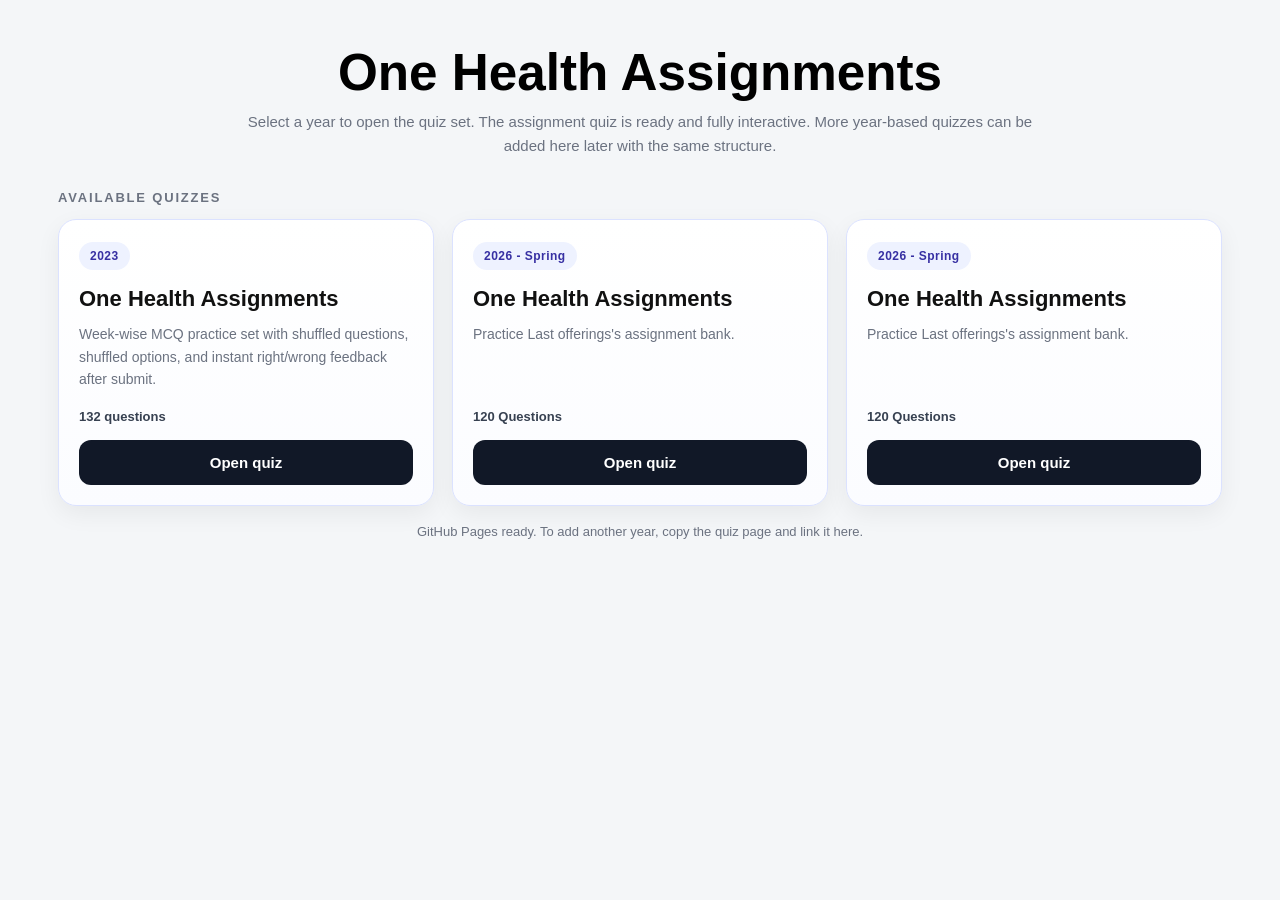
<file: index.html>
<!DOCTYPE html>
<html lang="en">
<head>
  <meta charset="UTF-8" />
  <meta name="viewport" content="width=device-width, initial-scale=1.0" />
  <title>One Health Assignments</title>
  <style>
    :root{
      --bg:#f4f6f8;
      --card:#ffffff;
      --text:#111827;
      --muted:#6b7280;
      --shadow:0 8px 24px rgba(0,0,0,.06);
      --border:#e5e7eb;
      --accent:#111827;
      --soft:#eef2ff;
      --softText:#3730a3;
    }
    *{box-sizing:border-box}
    body{
      margin:0;
      font-family: Arial, Helvetica, sans-serif;
      background:var(--bg);
      color:var(--text);
    }
    .wrap{
      max-width:1200px;
      margin:0 auto;
      padding:28px 18px 48px;
    }
    header{
      text-align:center;
      padding:18px 0 26px;
    }
    h1{
      margin:0 0 10px;
      font-size:clamp(30px,4vw,52px);
      line-height:1.05;
      color:#000;
      font-weight:800;
    }
    .subtitle{
      margin:0 auto;
      max-width:820px;
      font-size:15px;
      color:var(--muted);
      line-height:1.6;
    }
    .section-label{
      margin: 6px 0 14px;
      font-size:13px;
      text-transform:uppercase;
      letter-spacing:.14em;
      color:var(--muted);
      font-weight:700;
    }
    .grid{
      display:grid;
      grid-template-columns:repeat(auto-fit,minmax(250px,1fr));
      gap:18px;
    }
    .card{
      background:var(--card);
      border:1px solid var(--border);
      border-radius:18px;
      box-shadow:var(--shadow);
      padding:22px 20px 20px;
      display:flex;
      flex-direction:column;
      min-height:220px;
    }
    .card.active{
      border-color:#dbe2ff;
      background:linear-gradient(180deg,#ffffff 0%,#fbfcff 100%);
    }
    .year{
      display:inline-flex;
      align-self:flex-start;
      background:var(--soft);
      color:var(--softText);
      border-radius:999px;
      padding:7px 11px;
      font-size:12px;
      font-weight:800;
      letter-spacing:.04em;
      margin-bottom:14px;
    }
    .title{
      font-size:22px;
      line-height:1.35;
      margin:0 0 10px;
      font-weight:800;
      color:#111;
    }
    .desc{
      margin:0 0 18px;
      color:var(--muted);
      line-height:1.6;
      font-size:14px;
      flex:1;
    }
    .meta{
      font-size:13px;
      color:#374151;
      margin:0 0 16px;
      font-weight:700;
    }
    a.btn, .btn-disabled{
      display:inline-flex;
      align-items:center;
      justify-content:center;
      width:100%;
      padding:13px 16px;
      border-radius:12px;
      text-decoration:none;
      font-size:15px;
      font-weight:800;
      border:1px solid transparent;
    }
    a.btn{
      background:var(--accent);
      color:#fff;
    }
    a.btn:hover{opacity:.92}
    .btn-disabled{
      background:#e5e7eb;
      color:#6b7280;
      cursor:not-allowed;
    }
    .footer-note{
      margin-top:18px;
      font-size:13px;
      color:var(--muted);
      text-align:center;
    }
    @media (max-width:640px){
      .card{min-height:unset}
    }
  </style>
</head>
<body>
  <div class="wrap">
    <header>
      <h1>One Health Assignments</h1>
      <p class="subtitle">Select a year to open the quiz set. The assignment quiz is ready and fully interactive. More year-based quizzes can be added here later with the same structure.</p>
    </header>

    <div class="section-label">Available quizzes</div>
    <div class="grid">
      <div class="card active">
        <div class="year">2023</div>
        <div class="title">One Health Assignments</div>
        <p class="desc">Week-wise MCQ practice set with shuffled questions, shuffled options, and instant right/wrong feedback after submit.</p>
        <div class="meta">132 questions</div>
        <a class="btn" href="./2023-one-health-assignments.html">Open quiz</a>
      </div>

      <div class="card active">
        <div class="year">2026 - Spring</div>
        <div class="title">One Health Assignments</div>
        <p class="desc">Practice Last offerings's assignment bank.</p>
        <div class="meta">120 Questions</div>
        <a class="btn" href="./2026-one-health-assignments.html">Open quiz</a>
      </div>

      <div class="card active">
        <div class="year">2026 - Spring</div>
        <div class="title">One Health Assignments</div>
        <p class="desc">Practice Last offerings's assignment bank.</p>
        <div class="meta">120 Questions</div>
        <a class="btn" href="./one-health-all-weeks-1-12.html">Open quiz</a>
      </div>

     
    </div>
    <div class="footer-note">GitHub Pages ready. To add another year, copy the quiz page and link it here.</div>
  </div>
</body>
</html>
</file>
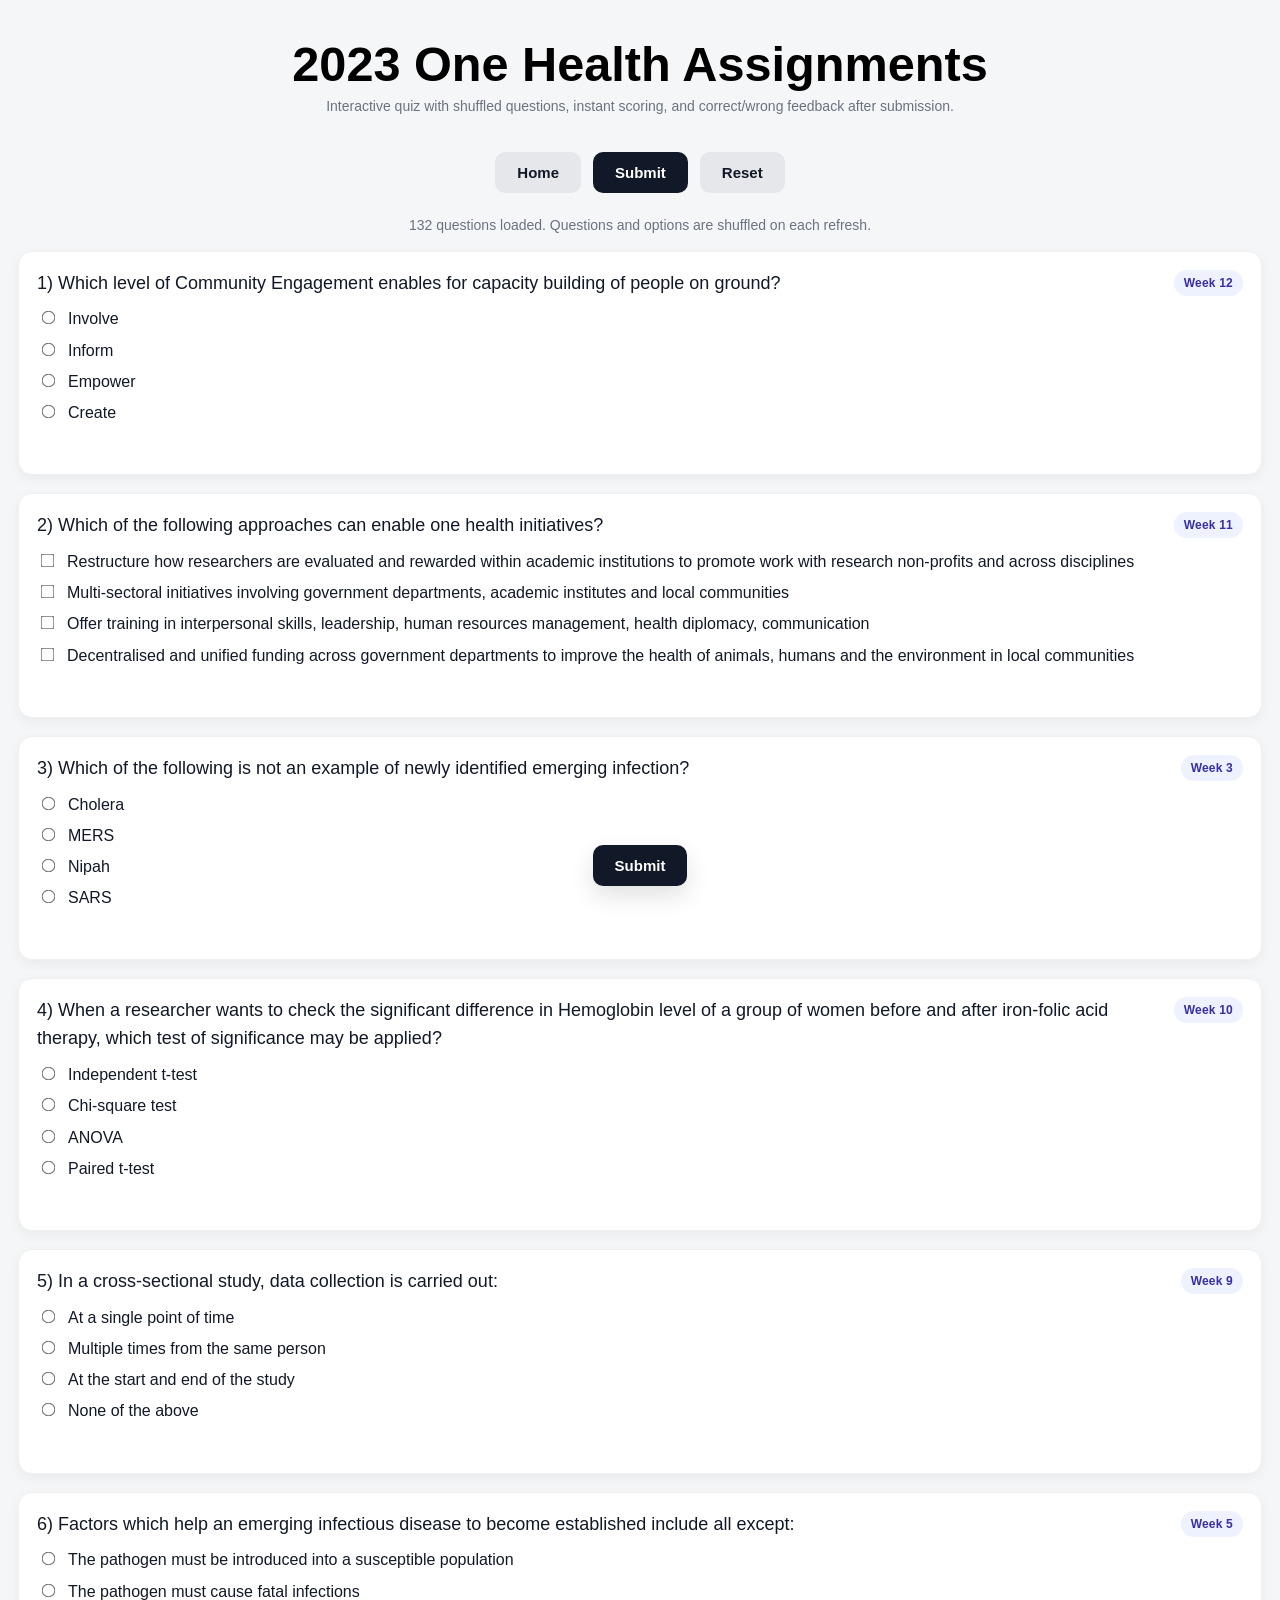
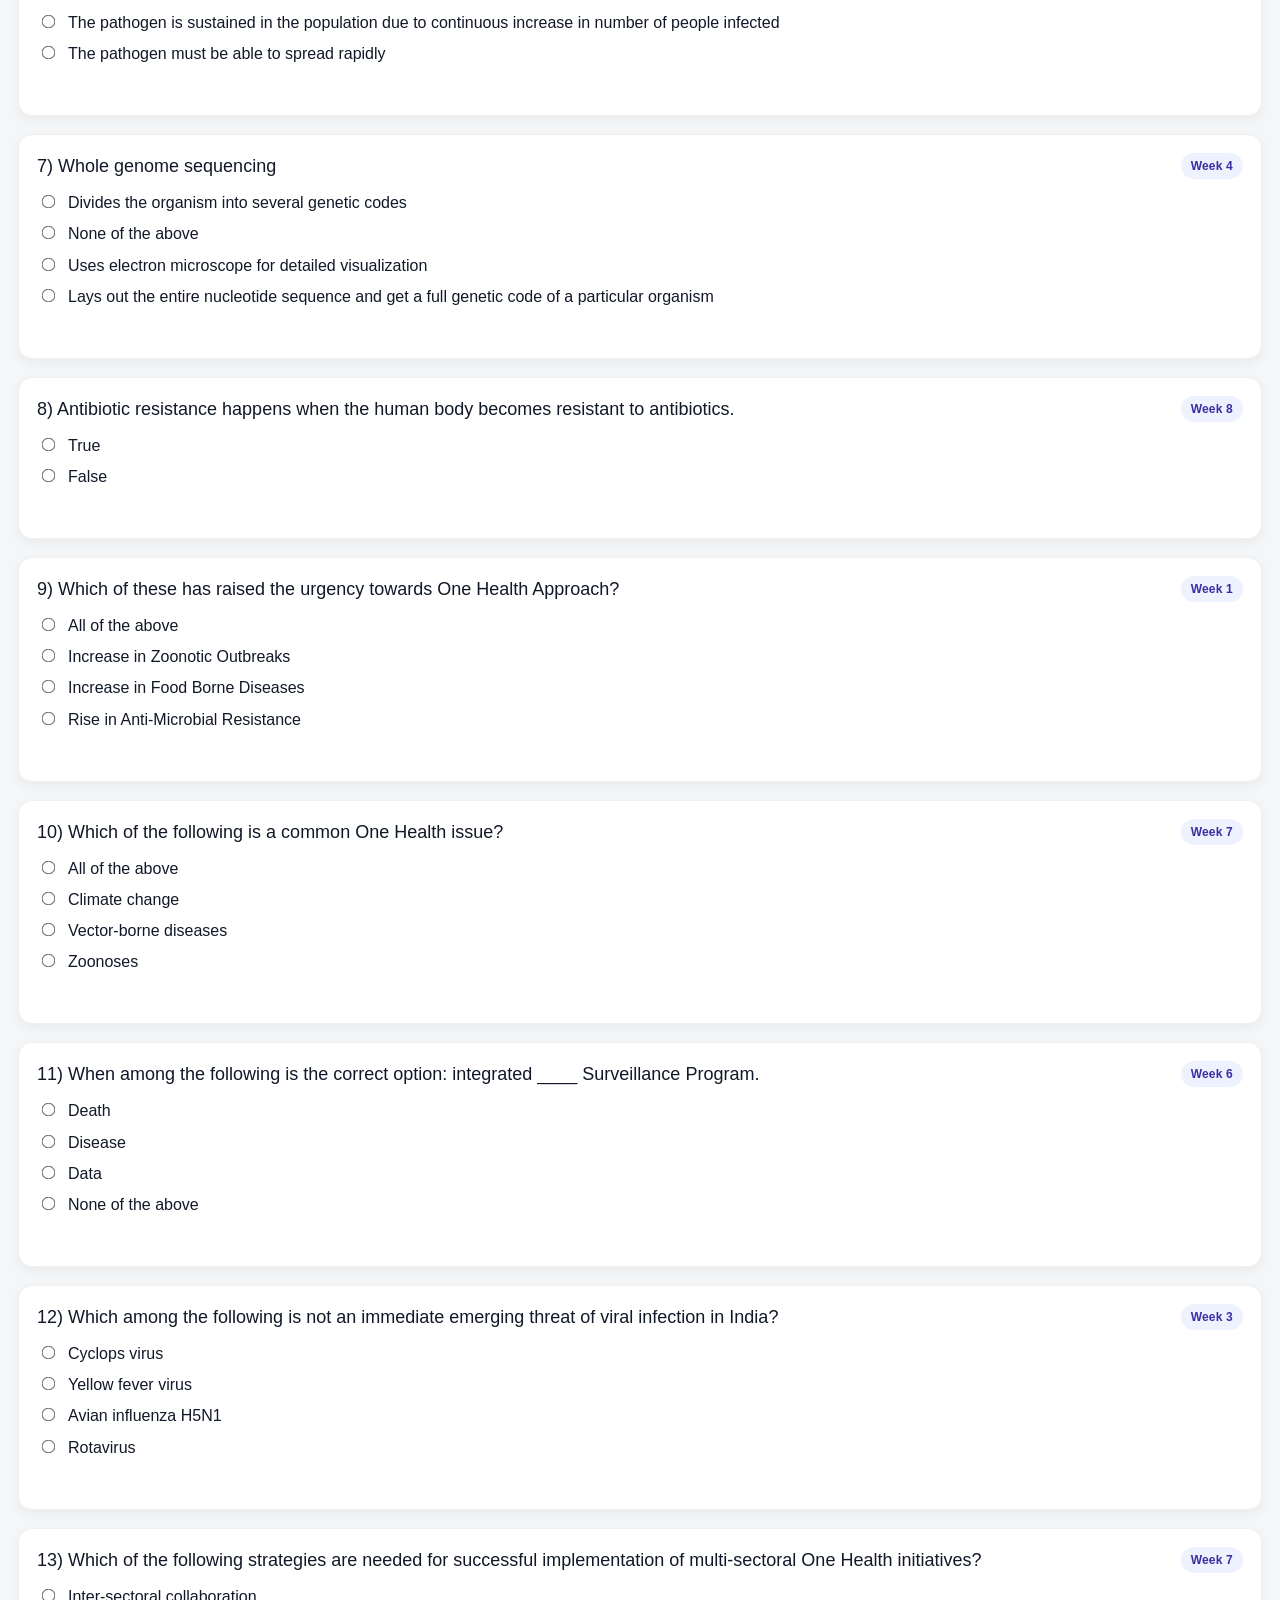
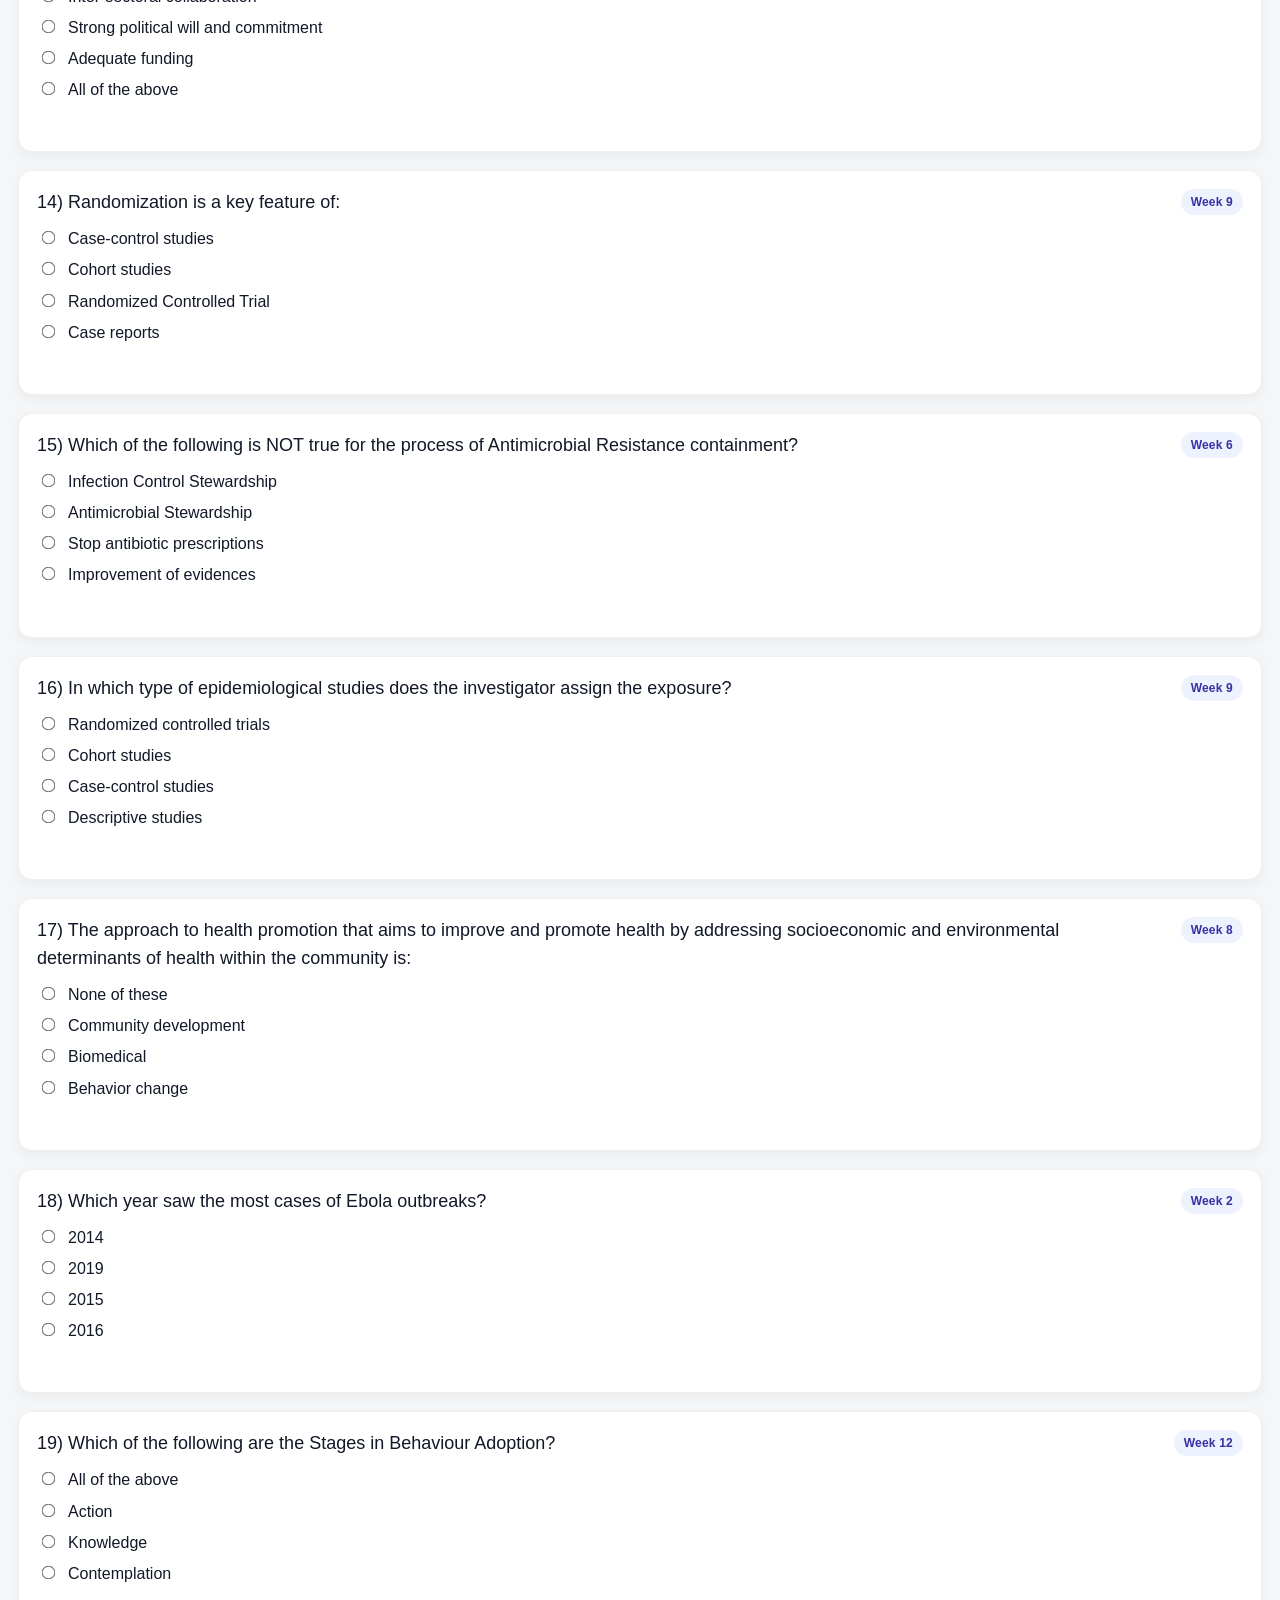
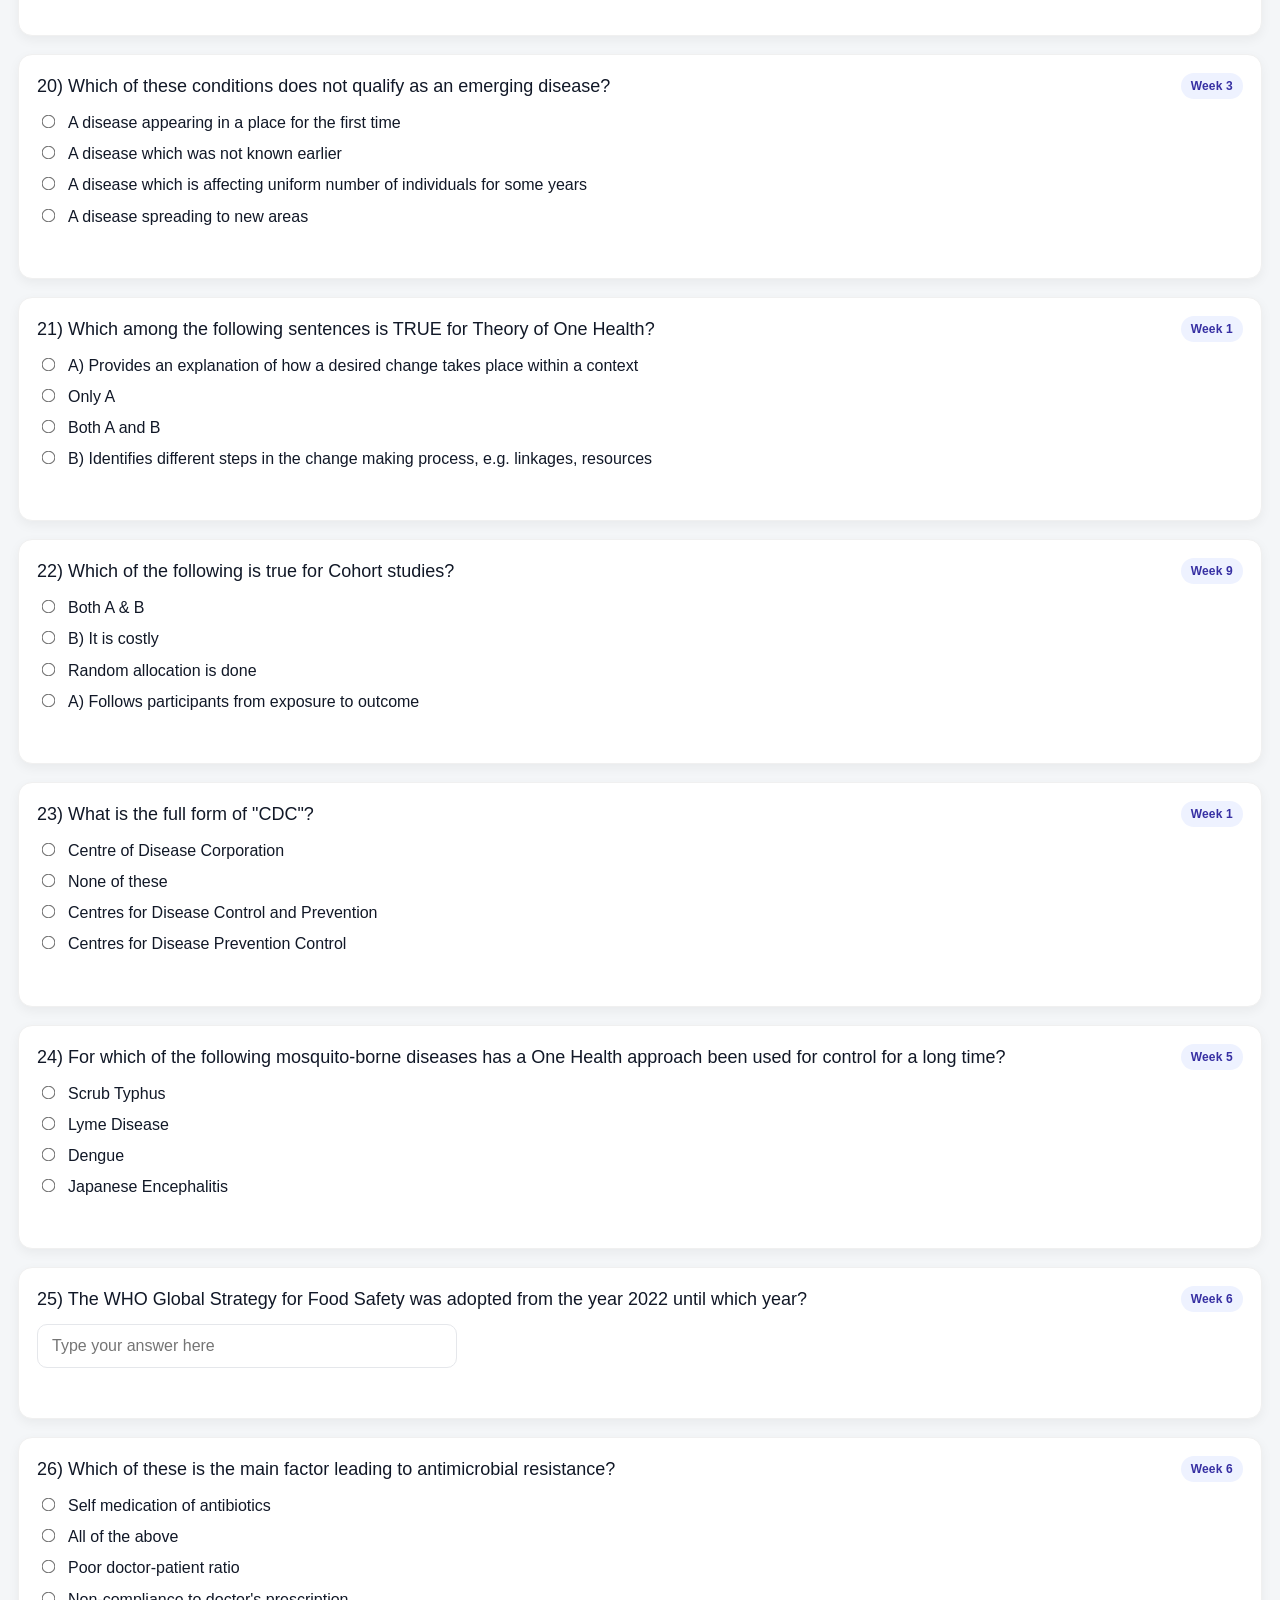
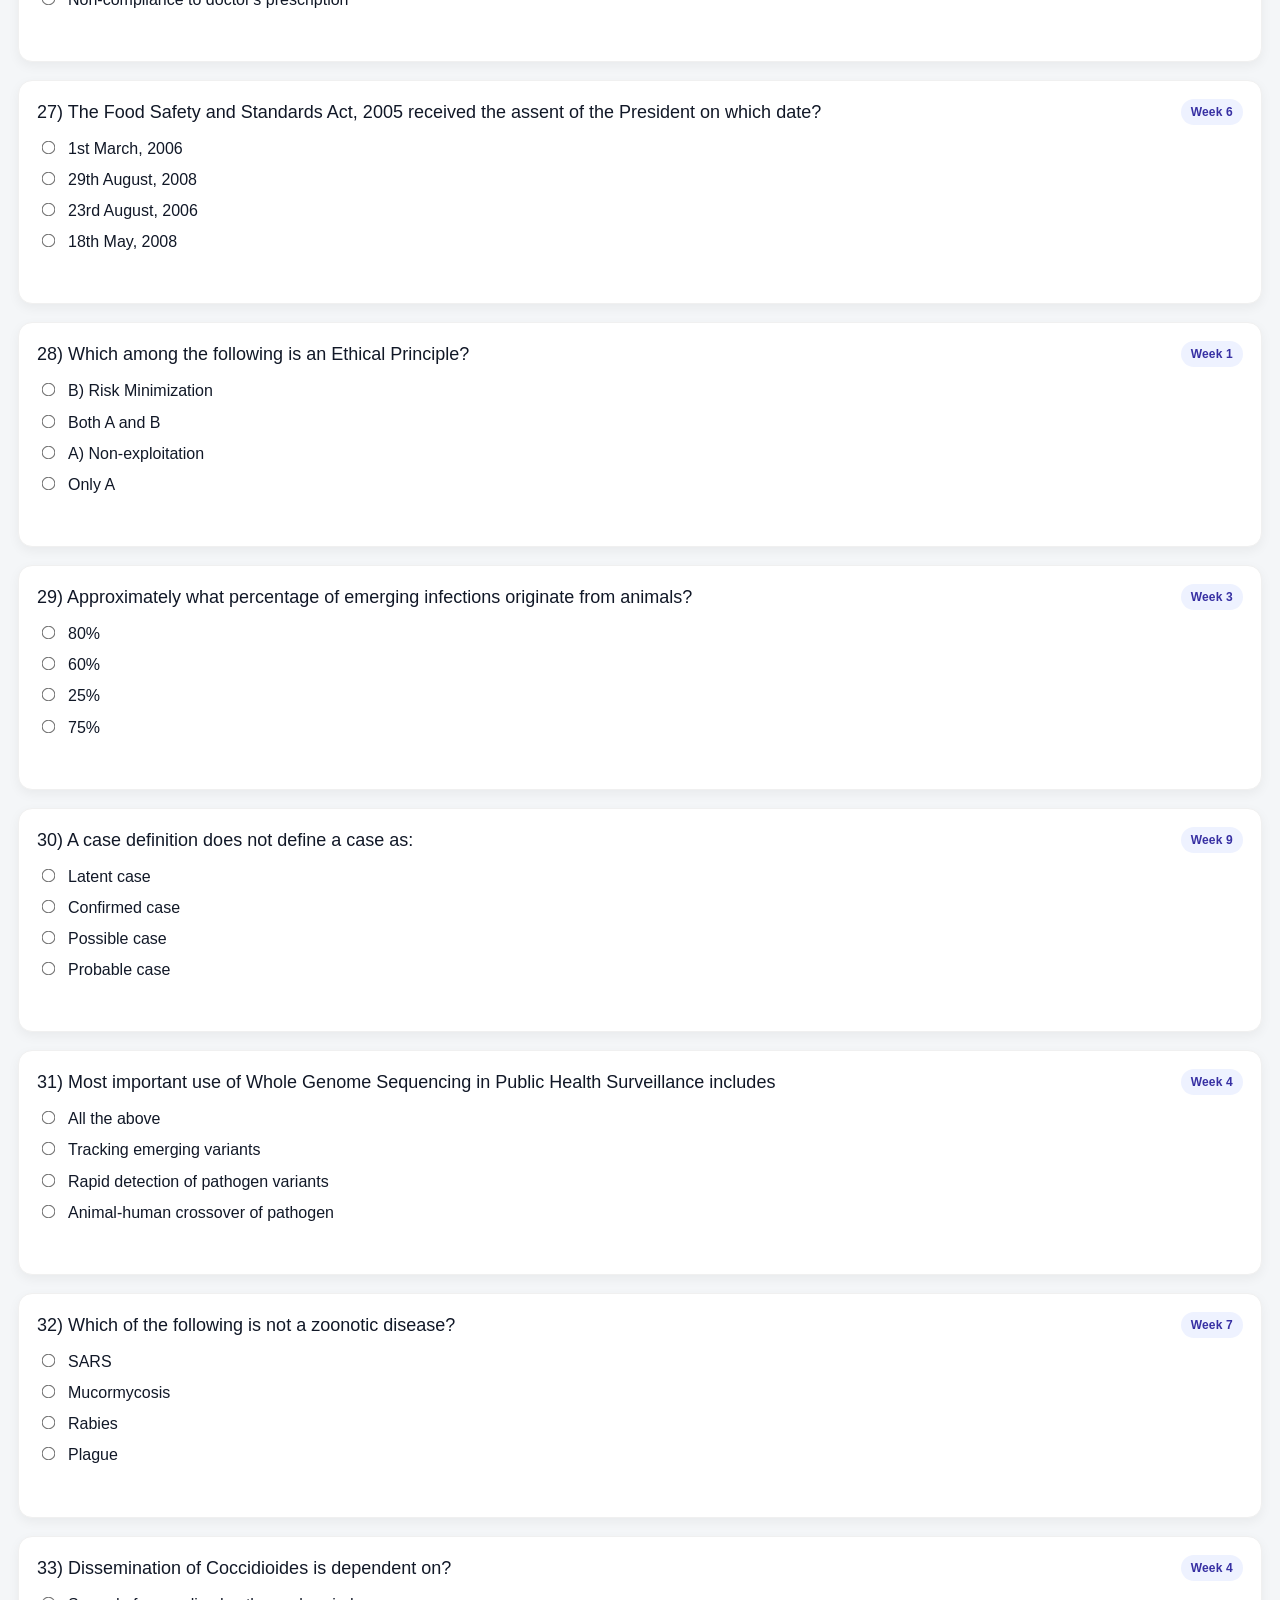
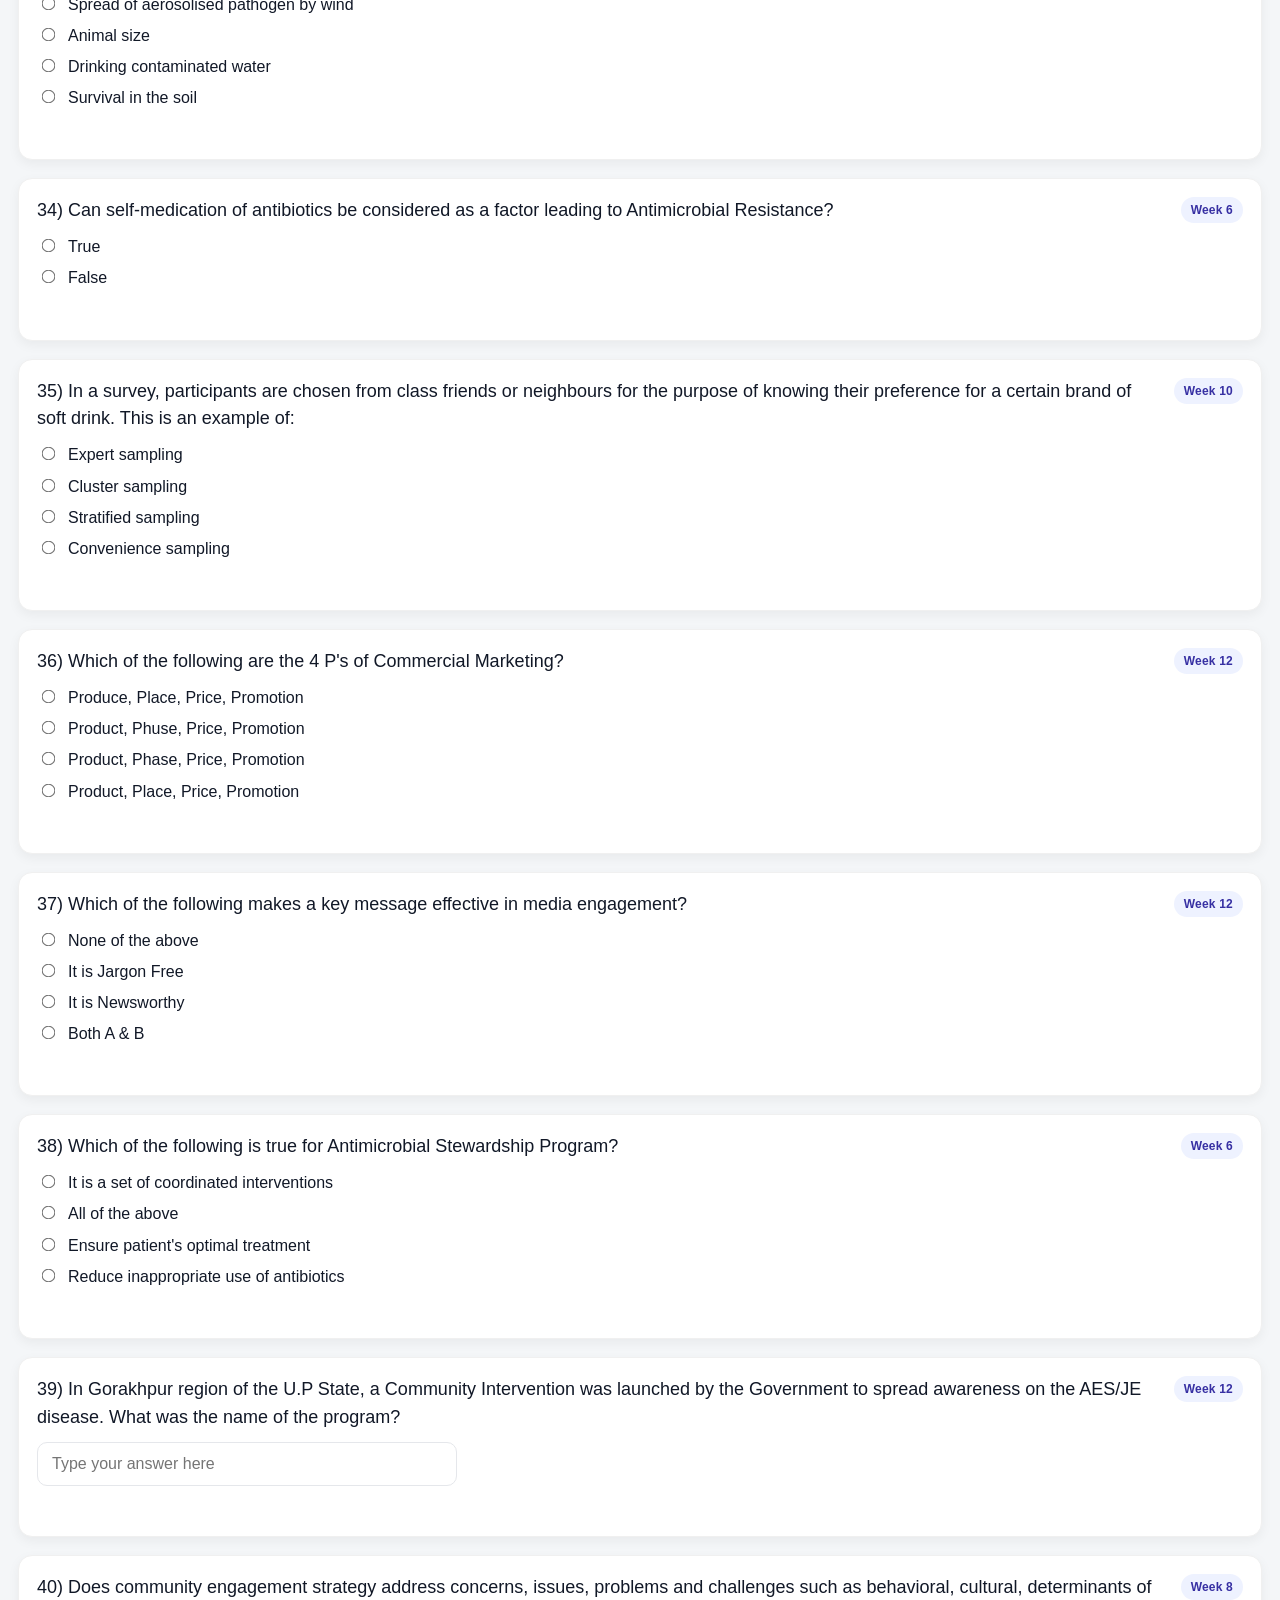
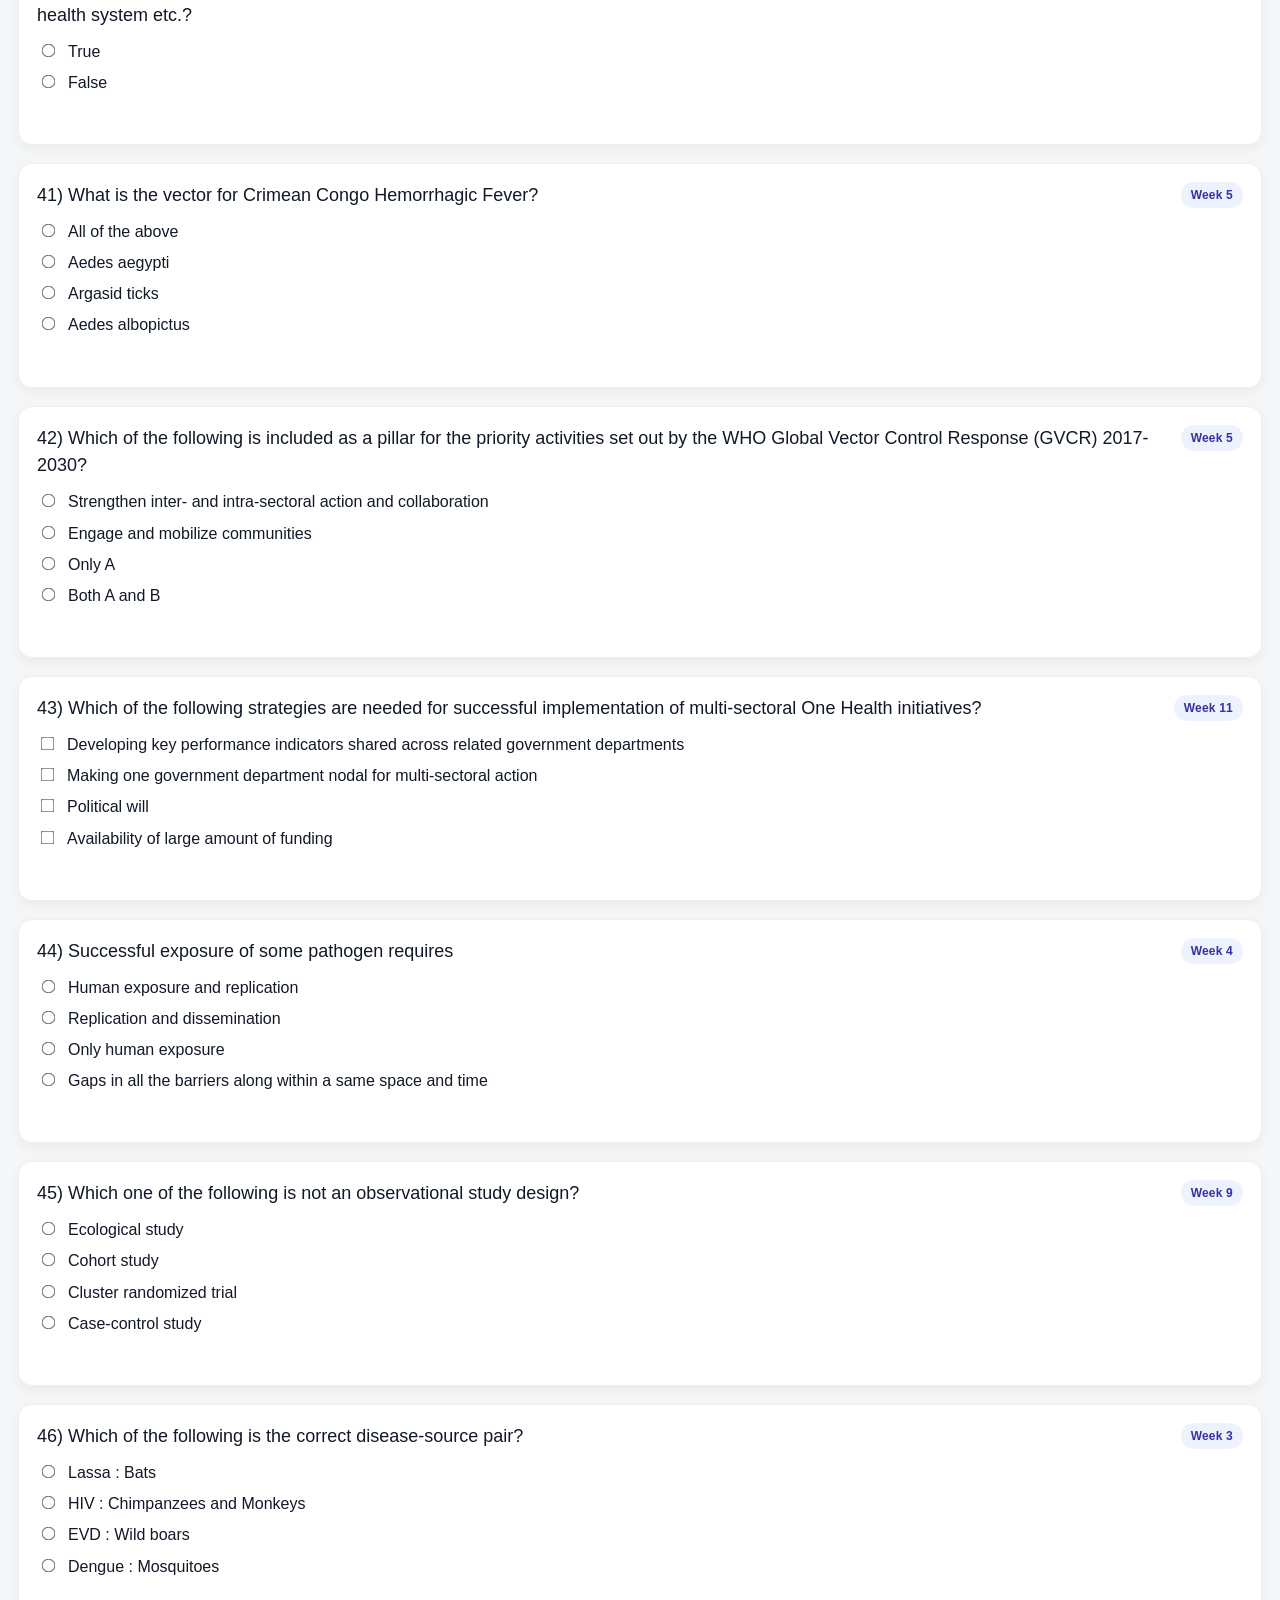
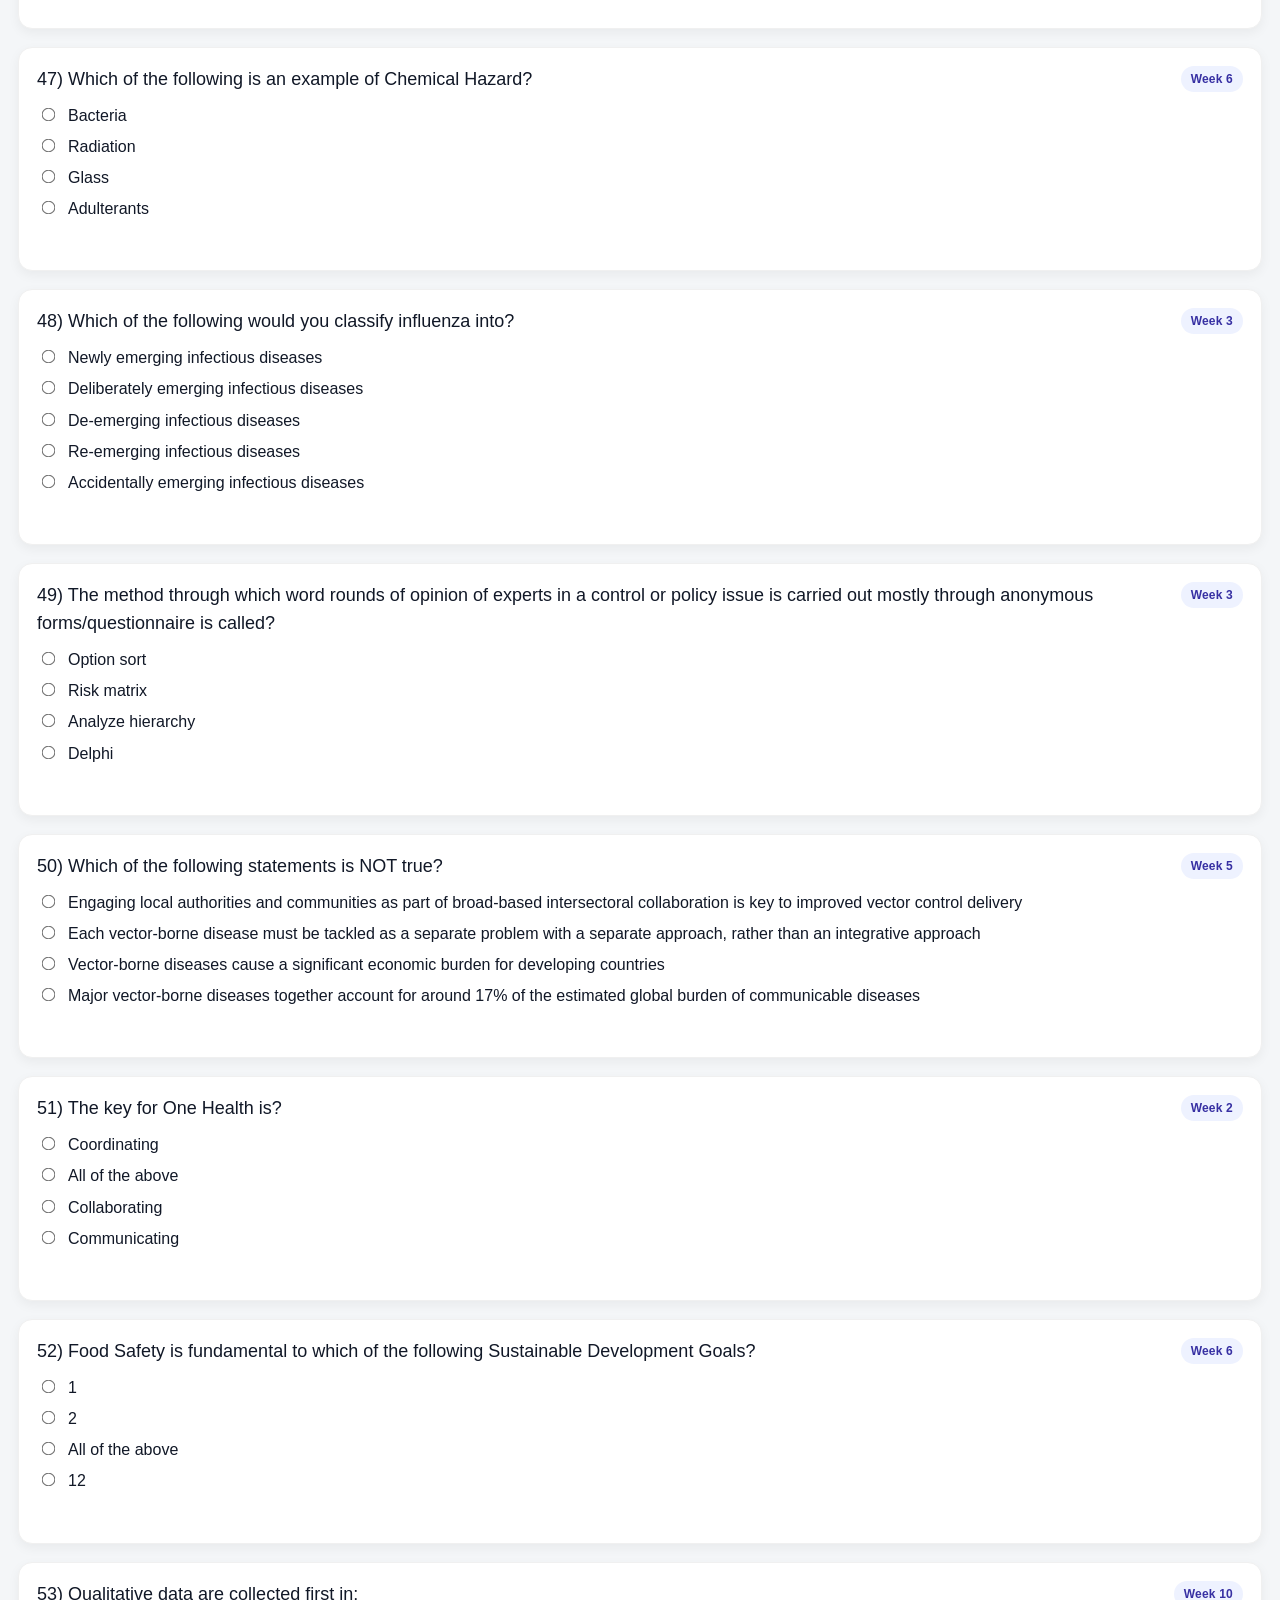
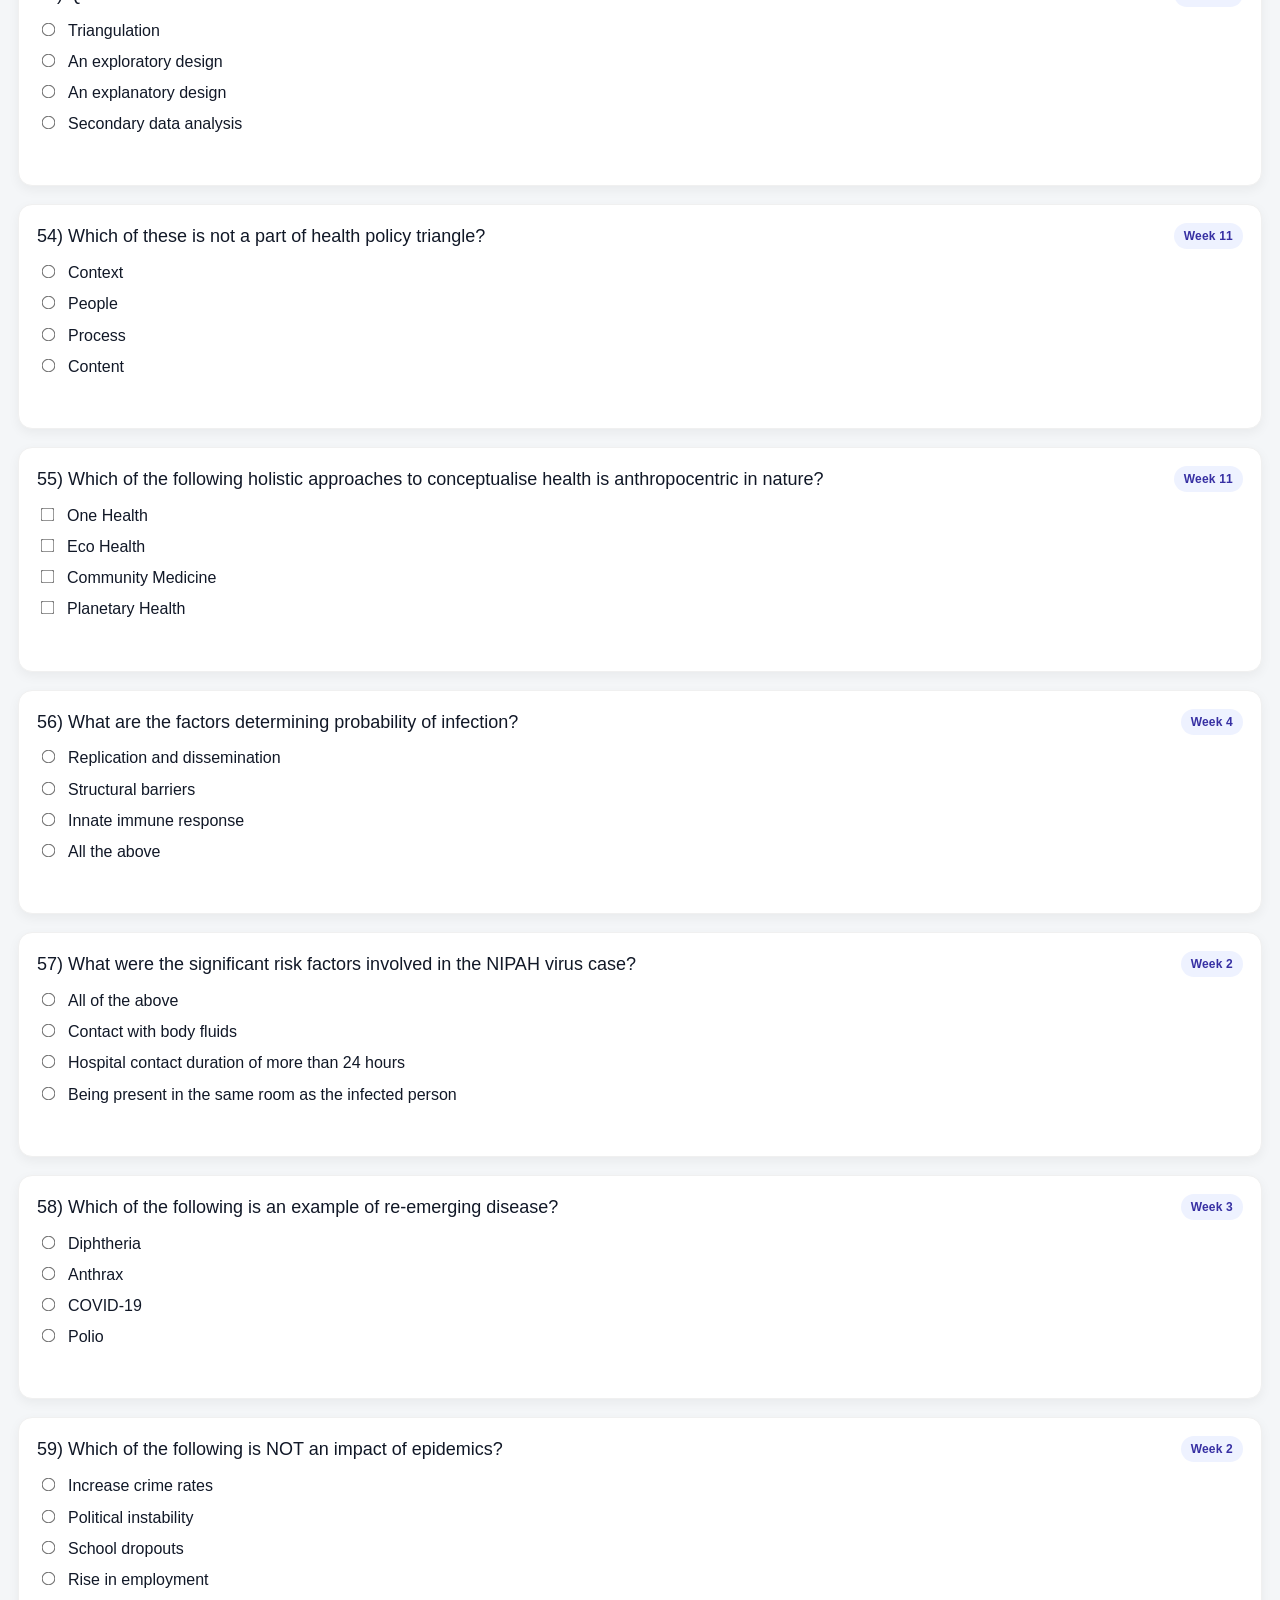
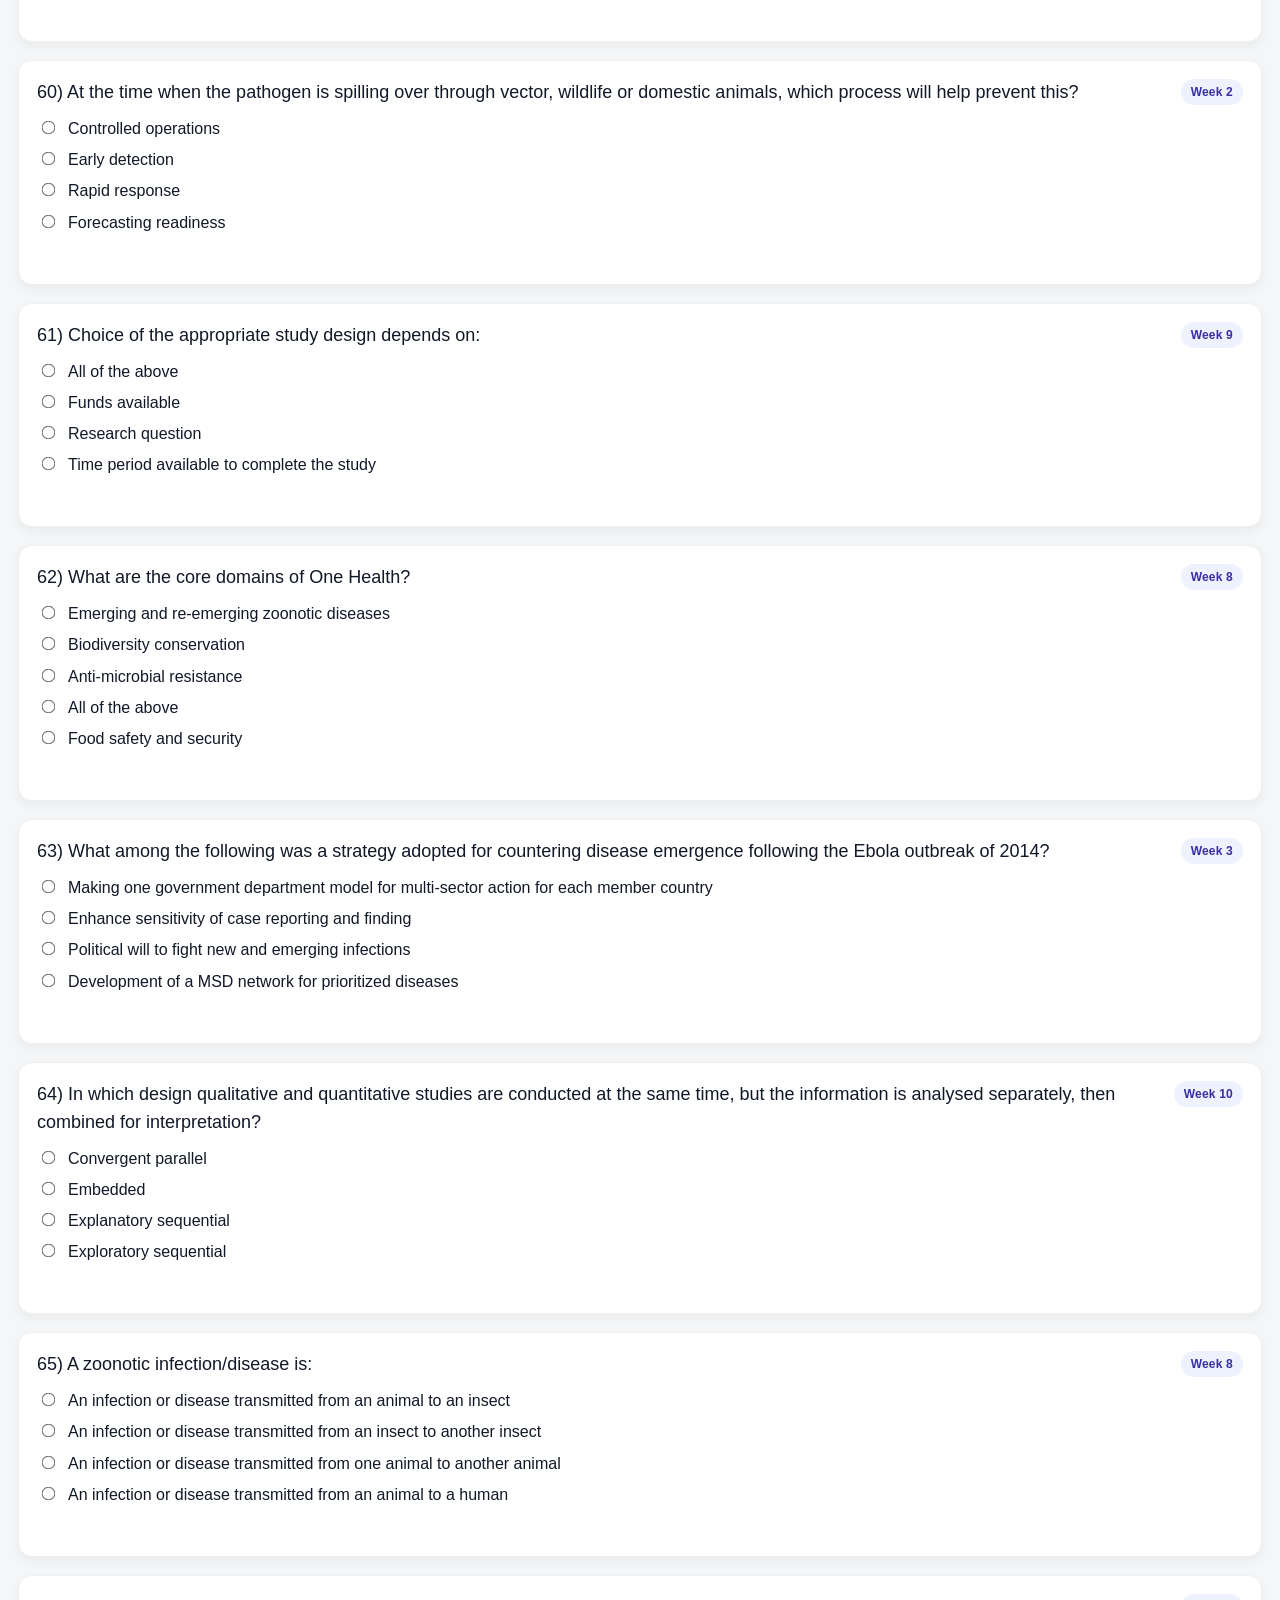
<file: 2023-one-health-assignments.html>
<!DOCTYPE html>
<html lang="en">
<head>
  <meta charset="UTF-8" />
  <meta name="viewport" content="width=device-width, initial-scale=1.0" />
  <title>2023 One Health Assignments</title>
  <style>
    :root {
      --bg: #f4f6f8;
      --card: #ffffff;
      --text: #111827;
      --muted: #6b7280;
      --border: #e5e7eb;
      --shadow: 0 4px 12px rgba(0,0,0,.05);
      --green: #118a3a;
      --red: #c0262d;
      --button: #111827;
    }
    * { box-sizing: border-box; }
    body {
      margin: 0;
      font-family: Arial, Helvetica, sans-serif;
      background: var(--bg);
      color: var(--text);
    }
    .wrap {
      max-width: 1500px;
      margin: 0 auto;
      padding: 24px 18px 40px;
    }
    header {
      text-align: center;
      padding: 6px 0 20px;
    }
    h1 {
      font-size: clamp(30px, 3.8vw, 52px);
      line-height: 1.1;
      margin: 8px 0 6px;
      font-weight: 800;
      color: #000;
    }
    .subtitle {
      margin: 0 auto;
      max-width: 880px;
      color: var(--muted);
      font-size: 14px;
    }
    .toolbar {
      display: flex;
      gap: 12px;
      justify-content: center;
      flex-wrap: wrap;
      margin: 18px 0 24px;
    }
    button, .link-btn {
      appearance: none;
      border: 0;
      border-radius: 10px;
      padding: 12px 22px;
      font-size: 15px;
      font-weight: 700;
      cursor: pointer;
      transition: transform .08s ease, opacity .2s ease, background .2s ease;
      text-decoration: none;
      display: inline-flex;
      align-items: center;
      justify-content: center;
    }
    button:active, .link-btn:active { transform: translateY(1px); }
    .btn-primary { background: var(--button); color: #fff; }
    .btn-secondary { background: #e5e7eb; color: #111827; }
    .meta {
      text-align: center;
      margin: 0 0 18px;
      color: var(--muted);
      font-size: 14px;
    }
    form {
      display: grid;
      gap: 18px;
    }
    .question-card {
      background: var(--card);
      border-radius: 14px;
      box-shadow: var(--shadow);
      border: 1px solid #f0f0f0;
      padding: 18px 18px 14px;
    }
    .qtop {
      display: flex;
      align-items: flex-start;
      justify-content: space-between;
      gap: 14px;
      margin-bottom: 10px;
    }
    .qtitle {
      font-size: 18px;
      line-height: 1.55;
      margin: 0;
      font-weight: 500;
    }
    .week-badge {
      flex: 0 0 auto;
      font-size: 12px;
      background: #eef2ff;
      color: #3730a3;
      padding: 6px 10px;
      border-radius: 999px;
      font-weight: 700;
      letter-spacing: .2px;
    }
    .options {
      display: grid;
      gap: 8px;
      margin-top: 4px;
    }
    label.opt {
      display: flex;
      gap: 10px;
      align-items: flex-start;
      font-size: 16px;
      line-height: 1.45;
      cursor: pointer;
      user-select: none;
    }
    label.opt input {
      margin-top: 4px;
      transform: scale(1.05);
      flex: 0 0 auto;
    }
    .text-answer {
      width: min(420px, 100%);
      padding: 12px 14px;
      border: 1px solid var(--border);
      border-radius: 10px;
      font-size: 16px;
      outline: none;
    }
    .text-answer:focus {
      border-color: #9ca3af;
      box-shadow: 0 0 0 3px rgba(17,24,39,.08);
    }
    .result {
      margin-top: 12px;
      font-weight: 700;
      min-height: 24px;
      font-size: 15px;
    }
    .correct { color: var(--green); }
    .wrong { color: var(--red); }
    .note {
      display: none;
      margin-top: 8px;
      font-size: 14px;
      color: #374151;
      background: #f9fafb;
      border: 1px dashed #e5e7eb;
      border-radius: 10px;
      padding: 10px 12px;
    }
    .scorebox {
      margin-top: 20px;
      padding: 16px 18px;
      background: #fff;
      border: 1px solid #e5e7eb;
      border-radius: 14px;
      box-shadow: var(--shadow);
      font-size: 18px;
      font-weight: 800;
      text-align: center;
    }
    .scoredetails {
      display: block;
      margin-top: 8px;
      font-size: 14px;
      color: var(--muted);
      font-weight: 600;
    }
    .sticky-submit {
      position: sticky;
      bottom: 14px;
      z-index: 5;
      display: flex;
      justify-content: center;
      pointer-events: none;
      margin-top: 10px;
    }
    .sticky-submit button {
      pointer-events: auto;
      box-shadow: 0 10px 24px rgba(0,0,0,.12);
    }
    @media (max-width: 700px) {
      .qtitle { font-size: 17px; }
      label.opt { font-size: 15px; }
      .question-card { padding: 16px 14px 12px; }
    }
  </style>
</head>
<body>
<div class="wrap">
  <header>
    <h1>2023 One Health Assignments</h1>
    <p class="subtitle">Interactive quiz with shuffled questions, instant scoring, and correct/wrong feedback after submission.</p>
  </header>

  <div class="toolbar">
    <a class="link-btn btn-secondary" href="./index.html">Home</a>
    <button class="btn-primary" type="button" onclick="submitQuiz()">Submit</button>
    <button class="btn-secondary" type="button" onclick="resetQuiz()">Reset</button>
  </div>

  <div class="meta" id="metaLine"></div>
  <form id="quizForm"></form>

  <div class="sticky-submit">
    <button class="btn-primary" type="button" onclick="submitQuiz()">Submit</button>
  </div>

  <div class="scorebox" id="scoreBox">Submit the quiz to see your score.</div>
</div>

<script>
const quizData = [{"week": 1, "q": "Which department comes under One Health?", "type": "single", "options": ["Animal Health", "Human Health", "Environmental Health", "All of the above"], "answer": "All of the above"}, {"week": 1, "q": "What is the full form of \"CDC\"?", "type": "single", "options": ["Centre of Disease Corporation", "Centres for Disease Control and Prevention", "Centres for Disease Prevention Control", "None of these"], "answer": "Centres for Disease Control and Prevention"}, {"week": 1, "q": "Which of these has raised the urgency towards One Health Approach?", "type": "single", "options": ["Increase in Zoonotic Outbreaks", "Increase in Food Borne Diseases", "Rise in Anti-Microbial Resistance", "All of the above"], "answer": "All of the above"}, {"week": 1, "q": "Name the German scholar from the mid 1800s who was an early proponent of One Health.", "type": "single", "options": ["Rudolf Virchow", "Calvin Schwabe", "Lonnie King", "Dr. Renu Swarup"], "answer": "Rudolf Virchow"}, {"week": 1, "q": "National Centre for Disease Control was established in which year?", "type": "single", "options": ["2008", "2010", "2011", "2014"], "answer": "2010"}, {"week": 1, "q": "Which among the following is an Ethical Principle?", "type": "single", "options": ["A) Non-exploitation", "B) Risk Minimization", "Only A", "Both A and B"], "answer": "Both A and B"}, {"week": 1, "q": "In the disciplinary jargon, which disciplinary represents a mixed up salad?", "type": "single", "options": ["Interdisciplinary", "Multidisciplinary", "Intradisciplinary", "Crossdisciplinary"], "answer": "Multidisciplinary"}, {"week": 1, "q": "Which among the following sentences is TRUE for Theory of One Health?", "type": "single", "options": ["A) Provides an explanation of how a desired change takes place within a context", "B) Identifies different steps in the change making process, e.g. linkages, resources", "Only A", "Both A and B"], "answer": "Both A and B"}, {"week": 1, "q": "Which among the following agencies signed an agreement to strengthen Global One Health Governance as a part of the Quadripartite?", "type": "single", "options": ["FAO, OIE, UNEP and CDC", "FAO, OIE, ICMR and WHO", "FAO, OIE, UNEP and WHO", "None of the above"], "answer": "FAO, OIE, UNEP and WHO"}, {"week": 1, "q": "In the ABC of applying the principles of ethics, A stands for?", "type": "text", "answer": "Apophenia"}, {"week": 2, "q": "The number of human pathogens that have been detected in the past three decades are?", "type": "single", "options": ["35", "30", "47", "12"], "answer": "30"}, {"week": 2, "q": "Which year saw the most cases of Ebola outbreaks?", "type": "single", "options": ["2014", "2015", "2016", "2019"], "answer": "2014"}, {"week": 2, "q": "At the time when the pathogen is spilling over through vector, wildlife or domestic animals, which process will help prevent this?", "type": "single", "options": ["Rapid response", "Early detection", "Forecasting readiness", "Controlled operations"], "answer": "Early detection"}, {"week": 2, "q": "Which of the following is TRUE for Indicator-Based Surveillance?", "type": "single", "options": ["Detecting unusual events that may signal an outbreak", "Information is of an unstructured form and is subjective in nature", "Specific diseases are reported from health care providers to public health officials", "Sources of information are social media, community people, written blogs"], "answer": "Specific diseases are reported from health care providers to public health officials"}, {"week": 2, "q": "The highest level of Biosafety Lab-4 is situated in which area?", "type": "single", "options": ["Pune", "Nagpur", "Bhubaneswar", "Delhi"], "answer": "Pune"}, {"week": 2, "q": "Out of these States, which one had repeated outbreaks of the NIPAH virus?", "type": "single", "options": ["Odisha", "Kerala", "Karnataka", "Maharashtra"], "answer": "Kerala"}, {"week": 2, "q": "What were the significant risk factors involved in the NIPAH virus case?", "type": "single", "options": ["Hospital contact duration of more than 24 hours", "Being present in the same room as the infected person", "Contact with body fluids", "All of the above"], "answer": "All of the above"}, {"week": 2, "q": "Which of the following is NOT an impact of epidemics?", "type": "single", "options": ["School dropouts", "Political instability", "Rise in employment", "Increase crime rates"], "answer": "Rise in employment"}, {"week": 2, "q": "Which of the following is TRUE for a Bio-Safety Mobile Lab?", "type": "single", "options": ["It will help in real-time data collection", "It will detect the emerging pandemics at a very early stage", "Both A and B", "Neither A nor B"], "answer": "Both A and B"}, {"week": 2, "q": "The key for One Health is?", "type": "single", "options": ["Collaborating", "Communicating", "Coordinating", "All of the above"], "answer": "All of the above"}, {"week": 5, "q": "Which of the following diseases is transmitted by Culex mosquitoes?", "type": "single", "options": ["Dengue Hemorrhagic Fever", "Zika virus disease", "Japanese Encephalitis", "None of the above"], "answer": "Japanese Encephalitis"}, {"week": 5, "q": "What is the vector for Crimean Congo Hemorrhagic Fever?", "type": "single", "options": ["Aedes aegypti", "Aedes albopictus", "Argasid ticks", "All of the above"], "answer": "Argasid ticks"}, {"week": 5, "q": "Which of the following is included as a pillar for the priority activities set out by the WHO Global Vector Control Response (GVCR) 2017-2030?", "type": "single", "options": ["Strengthen inter- and intra-sectoral action and collaboration", "Engage and mobilize communities", "Both A and B", "Only A"], "answer": "Engage and mobilize communities"}, {"week": 5, "q": "For which of the following mosquito-borne diseases has a One Health approach been used for control for a long time?", "type": "single", "options": ["Dengue", "Japanese Encephalitis", "Lyme Disease", "Scrub Typhus"], "answer": "Japanese Encephalitis"}, {"week": 5, "q": "Which of the following statements is NOT true?", "type": "single", "options": ["Major vector-borne diseases together account for around 17% of the estimated global burden of communicable diseases", "Vector-borne diseases cause a significant economic burden for developing countries", "Each vector-borne disease must be tackled as a separate problem with a separate approach, rather than an integrative approach", "Engaging local authorities and communities as part of broad-based intersectoral collaboration is key to improved vector control delivery"], "answer": "Each vector-borne disease must be tackled as a separate problem with a separate approach, rather than an integrative approach"}, {"week": 5, "q": "Respiratory infections which have emerged in the last few decades include all except:", "type": "single", "options": ["SARS", "HIV", "MERS", "SARS-CoV-2"], "answer": "HIV"}, {"week": 5, "q": "Factors which help an emerging infectious disease to become established include all except:", "type": "single", "options": ["The pathogen must be introduced into a susceptible population", "The pathogen must be able to spread rapidly", "The pathogen must cause fatal infections", "The pathogen is sustained in the population due to continuous increase in number of people infected"], "answer": "The pathogen must cause fatal infections"}, {"week": 5, "q": "Air travel led to spread of the following infectious diseases except:", "type": "single", "options": ["2009 H1N1", "SARS", "COVID-19", "Rabies"], "answer": "Rabies"}, {"week": 5, "q": "Which of the following parasites causes zoonotic malaria infections in parts of south-east Asia?", "type": "single", "options": ["Plasmodium berghei", "Plasmodium ovale", "Plasmodium malariae", "Plasmodium knowlesi"], "answer": "Plasmodium knowlesi"}, {"week": 5, "q": "Which of the following statements is/are false?", "type": "single", "options": ["Vector-borne pathogens can spill over more readily within a disrupted ecosystem than within an intact, diverse ecosystem", "Pigs act as amplifying hosts for Japanese Encephalitis Virus", "The role of “one-health” approach and intersectoral cooperation for control of JE Virus is minimal since there is an effective human vaccine available", "The most important vector for Japanese Encephalitis virus is Culex tritaeniorhynchus"], "answer": "The role of “one-health” approach and intersectoral cooperation for control of JE Virus is minimal since there is an effective human vaccine available"}, {"week": 6, "q": "Which of these is the main factor leading to antimicrobial resistance?", "type": "single", "options": ["Self medication of antibiotics", "Poor doctor-patient ratio", "Non-compliance to doctor's prescription", "All of the above"], "answer": "All of the above"}, {"week": 6, "q": "Which of the following is NOT true for the process of Antimicrobial Resistance containment?", "type": "single", "options": ["Antimicrobial Stewardship", "Improvement of evidences", "Infection Control Stewardship", "Stop antibiotic prescriptions"], "answer": "Stop antibiotic prescriptions"}, {"week": 6, "q": "Which of the following falls under the radar of the Antimicrobial Stewardship Program?", "type": "single", "options": ["Doctors", "Pharmacists", "Administrators", "All of the above"], "answer": "All of the above"}, {"week": 6, "q": "Which of the following is true for Antimicrobial Stewardship Program?", "type": "single", "options": ["It is a set of coordinated interventions", "Ensure patient's optimal treatment", "Reduce inappropriate use of antibiotics", "All of the above"], "answer": "All of the above"}, {"week": 6, "q": "Can self-medication of antibiotics be considered as a factor leading to Antimicrobial Resistance?", "type": "single", "options": ["True", "False"], "answer": "True"}, {"week": 6, "q": "Food Safety is fundamental to which of the following Sustainable Development Goals?", "type": "single", "options": ["1", "2", "12", "All of the above"], "answer": "All of the above"}, {"week": 6, "q": "The Food Safety and Standards Act, 2005 received the assent of the President on which date?", "type": "single", "options": ["1st March, 2006", "23rd August, 2006", "29th August, 2008", "18th May, 2008"], "answer": "29th August, 2008"}, {"week": 6, "q": "Which of the following is an example of Chemical Hazard?", "type": "single", "options": ["Bacteria", "Radiation", "Glass", "Adulterants"], "answer": "Adulterants"}, {"week": 6, "q": "Which of these elements are included in Food Safety?", "type": "single", "options": ["Preparation of food", "Storage of food", "Prevention of foodborne illness", "All of the above"], "answer": "All of the above"}, {"week": 6, "q": "When among the following is the correct option: integrated ____ Surveillance Program.", "type": "single", "options": ["Disease", "Death", "Data", "None of the above"], "answer": "Disease"}, {"week": 6, "q": "Multistakeholder coordination, cooperation and information sharing can greatly contribute to the improvement of food safety and public health?", "type": "single", "options": ["True", "False"], "answer": "True"}, {"week": 6, "q": "The WHO Global Strategy for Food Safety was adopted from the year 2022 until which year?", "type": "text", "answer": "2050"}, {"week": 7, "q": "Which of these is not a part of One Health?", "type": "single", "options": ["Animal Health", "Human Health", "Environment", "Planetary Health"], "answer": "Planetary Health"}, {"week": 7, "q": "What are zoonotic diseases?", "type": "single", "options": ["Diseases that are naturally transmissible from animals to humans", "Diseases that are naturally transmissible from humans to animals", "Diseases that can be transmitted from an animal to another animal", "Diseases that zoo animals spread to each other"], "answer": "Diseases that are naturally transmissible from animals to humans"}, {"week": 7, "q": "Which of the following is not a zoonotic disease?", "type": "single", "options": ["Mucormycosis", "Rabies", "Plague", "SARS"], "answer": "Mucormycosis"}, {"week": 7, "q": "Which of the following is not a part of zoonotic disease emergence?", "type": "single", "options": ["Local transmission", "Epidemic", "Pandemic", "Enervation"], "answer": "Enervation"}, {"week": 7, "q": "Which of the following is a common One Health issue?", "type": "single", "options": ["Zoonoses", "Vector-borne diseases", "Climate change", "All of the above"], "answer": "All of the above"}, {"week": 7, "q": "Which of the following States was successful in achieving the elimination of human dog-mediated rabies in 2021?", "type": "single", "options": ["Uttar Pradesh", "Kerala", "Goa", "Tamil Nadu"], "answer": "Goa"}, {"week": 7, "q": "Which of the following organization is not a part of the WHO-Quadripartite One Health Joint Plan of Action (OH-JPA) formed in 2021?", "type": "single", "options": ["Food and Agriculture Organization (FAO)", "World Organisation for Animal Health (WOAH)", "UN Environment Programme (UNEP)", "United Nations Development Programme (UNDP)"], "answer": "United Nations Development Programme (UNDP)"}, {"week": 7, "q": "KFD, the tick-borne haemorrhagic fever of human, was first reported in:", "type": "single", "options": ["Karnataka", "Andhra Pradesh", "Kerala", "Tamil Nadu"], "answer": "Karnataka"}, {"week": 7, "q": "Which of the following strategies are needed for successful implementation of multi-sectoral One Health initiatives?", "type": "single", "options": ["Strong political will and commitment", "Inter-sectoral collaboration", "Adequate funding", "All of the above"], "answer": "All of the above"}, {"week": 7, "q": "Which is NOT a strategy to ensure multi-sectoral collaboration for One Health initiatives?", "type": "single", "options": ["Policy Coordination", "Development of integrated indicators and safeguards", "Integrated surveillance and monitoring", "Vaccine nationalism"], "answer": "Vaccine nationalism"}, {"week": 8, "q": "Does community engagement strategy address concerns, issues, problems and challenges such as behavioral, cultural, determinants of health system etc.?", "type": "single", "options": ["True", "False"], "answer": "True"}, {"week": 8, "q": "The approach to community participation that assumes humans are rational decision-makers and relies heavily upon information about risks and benefits of certain behaviors is:", "type": "single", "options": ["Behavior change approach", "Community development approach", "Biomedical approach", "None of these"], "answer": "Behavior change approach"}, {"week": 8, "q": "The approach to health promotion that aims to improve and promote health by addressing socioeconomic and environmental determinants of health within the community is:", "type": "single", "options": ["Behavior change", "Community development", "Biomedical", "None of these"], "answer": "Community development"}, {"week": 8, "q": "What are the principles of community participation?", "type": "single", "options": ["Trust, accessibility", "Contextualization, autonomy", "Equity, transparency", "All of the above"], "answer": "All of the above"}, {"week": 8, "q": "Antibiotic resistance happens when the human body becomes resistant to antibiotics.", "type": "single", "options": ["True", "False"], "answer": "False"}, {"week": 8, "q": "What are examples of unsafe food with high chances of contamination?", "type": "single", "options": ["Unpasteurized raw milk", "Undercooked meat or eggs", "Raw fruits and vegetables", "All of the above"], "answer": "All of the above"}, {"week": 8, "q": "_____ is an approach to designing and implementing programmes, policies, legislation and research in which multiple sectors communicate and work together to achieve better public health outcomes.", "type": "single", "options": ["Collaboration", "One Health", "Health for All", "None of the above"], "answer": "One Health"}, {"week": 8, "q": "One Health requires interconnection between people, animals, plants, and their shared environment.", "type": "single", "options": ["True", "False"], "answer": "True"}, {"week": 8, "q": "What are the core domains of One Health?", "type": "single", "options": ["Emerging and re-emerging zoonotic diseases", "Anti-microbial resistance", "Food safety and security", "Biodiversity conservation", "All of the above"], "answer": "All of the above"}, {"week": 8, "q": "A zoonotic infection/disease is:", "type": "single", "options": ["An infection or disease transmitted from an insect to another insect", "An infection or disease transmitted from an animal to an insect", "An infection or disease transmitted from one animal to another animal", "An infection or disease transmitted from an animal to a human"], "answer": "An infection or disease transmitted from an animal to a human"}, {"week": 9, "q": "Choice of the appropriate study design depends on:", "type": "single", "options": ["Research question", "Funds available", "Time period available to complete the study", "All of the above"], "answer": "All of the above"}, {"week": 9, "q": "In which type of epidemiological studies does the investigator assign the exposure?", "type": "single", "options": ["Descriptive studies", "Case-control studies", "Randomized controlled trials", "Cohort studies"], "answer": "Randomized controlled trials"}, {"week": 9, "q": "In a cross-sectional study, data collection is carried out:", "type": "single", "options": ["At a single point of time", "At the start and end of the study", "Multiple times from the same person", "None of the above"], "answer": "At a single point of time"}, {"week": 9, "q": "Randomization is a key feature of:", "type": "single", "options": ["Randomized Controlled Trial", "Cohort studies", "Case reports", "Case-control studies"], "answer": "Randomized Controlled Trial"}, {"week": 9, "q": "Which of the following is true for Cohort studies?", "type": "single", "options": ["A) Follows participants from exposure to outcome", "B) It is costly", "Both A & B", "Random allocation is done"], "answer": "Both A & B"}, {"week": 9, "q": "Which one of the following is not an observational study design?", "type": "single", "options": ["Cluster randomized trial", "Ecological study", "Case-control study", "Cohort study"], "answer": "Cluster randomized trial"}, {"week": 9, "q": "Which of the following is NOT an example of a Natural Disaster?", "type": "single", "options": ["Cyclone", "Landslides", "Earthquakes", "War"], "answer": "War"}, {"week": 9, "q": "A case definition does not define a case as:", "type": "single", "options": ["Possible case", "Probable case", "Confirmed case", "Latent case"], "answer": "Latent case"}, {"week": 9, "q": "Which type of study design is to be adopted for testing the hypothesis?", "type": "single", "options": ["Case-control study", "Case study", "Case report", "Ecological study"], "answer": "Case-control study"}, {"week": 9, "q": "Which of the following is NOT a component under RRS (Rapid Response System)?", "type": "single", "options": ["Responder", "Coordinator", "Activator", "Administration/Administrator"], "answer": "Coordinator"}, {"week": 10, "q": "_____ is an example of central tendency.", "type": "single", "options": ["Median", "Standard deviation", "Average", "Both A & C"], "answer": "Both A & C"}, {"week": 10, "q": "Which of the following parameter is a proportion?", "type": "single", "options": ["Incidence", "Prevalence", "Both A & B", "None of the above"], "answer": "Prevalence"}, {"week": 10, "q": "Probability of rejecting a Null hypothesis when it is false is known as:", "type": "single", "options": ["Type I error", "Confidence interval", "Power", "Type-II error"], "answer": "Power"}, {"week": 10, "q": "When outcome variable is \"Continuous\" and exposure variable is \"Categorical\" having two independent groups, which statistical test may be applied?", "type": "single", "options": ["Paired t-test", "Chi-square test", "Independent t-test", "ANOVA"], "answer": "Independent t-test"}, {"week": 10, "q": "When a researcher wants to check the significant difference in Hemoglobin level of a group of women before and after iron-folic acid therapy, which test of significance may be applied?", "type": "single", "options": ["Paired t-test", "Chi-square test", "Independent t-test", "ANOVA"], "answer": "Paired t-test"}, {"week": 10, "q": "In a survey, participants are chosen from class friends or neighbours for the purpose of knowing their preference for a certain brand of soft drink. This is an example of:", "type": "single", "options": ["Convenience sampling", "Expert sampling", "Cluster sampling", "Stratified sampling"], "answer": "Convenience sampling"}, {"week": 10, "q": "A researcher conducts a study to examine gender inequalities between teachers and state-level hiring practices for new and experienced teachers using the Feminist theory. This is an example of which mixed method design?", "type": "single", "options": ["Multiphase design", "Transformative design", "Embedded design", "Exploratory sequential design"], "answer": "Transformative design"}, {"week": 10, "q": "In which design qualitative and quantitative studies are conducted at the same time, but the information is analysed separately, then combined for interpretation?", "type": "single", "options": ["Explanatory sequential", "Convergent parallel", "Exploratory sequential", "Embedded"], "answer": "Convergent parallel"}, {"week": 10, "q": "Qualitative data are collected first in:", "type": "single", "options": ["An explanatory design", "Triangulation", "An exploratory design", "Secondary data analysis"], "answer": "An exploratory design"}, {"week": 10, "q": "The advantage of using a mixed-method design is that:", "type": "single", "options": ["The researcher does not need to be competent in both", "The researcher does not need to do any more work than in other designs", "Data are rich and themes emerge", "Using both approaches allows the researcher to incorporate the strengths of each"], "answer": "Using both approaches allows the researcher to incorporate the strengths of each"}, {"week": 11, "q": "Which of these is not a part of health policy triangle?", "type": "single", "options": ["Content", "Context", "Process", "People"], "answer": "People"}, {"week": 11, "q": "Which of the following holistic approaches to conceptualise health is anthropocentric in nature?", "type": "multi", "options": ["One Health", "Planetary Health", "Eco Health", "Community Medicine"], "answers": ["Planetary Health", "Community Medicine"]}, {"week": 11, "q": "Which of the following diseases / health conditions can One Health approach be applied to?", "type": "multi", "options": ["Obesity", "Dengue", "Snakebite", "Brucellosis"], "answers": ["Obesity", "Dengue", "Snakebite", "Brucellosis"]}, {"week": 11, "q": "Which of the following is the correct criticism of how One Health is implemented?", "type": "multi", "options": ["The systems thinking aspect is ignored and most studies/programs typically focus on the three separate components which is separately without trying to understand the dynamics and interaction between them", "The environment aspect of One Health is often ignored", "One health does not have equity ingrained as a principle in its approach", "One health is an academic concept"], "answers": ["The systems thinking aspect is ignored and most studies/programs typically focus on the three separate components which is separately without trying to understand the dynamics and interaction between them", "The environment aspect of One Health is often ignored", "One health does not have equity ingrained as a principle in its approach"]}, {"week": 11, "q": "Which of the following is not a challenge of implementing One Health?", "type": "single", "options": ["top-down decision making by governments", "lack of ownership and accountability by a particular government department", "lack of data on burden of disease in health", "government recognition of the need to make systems stronger for future pandemics and climate crisis"], "answer": "government recognition of the need to make systems stronger for future pandemics and climate crisis"}, {"week": 11, "q": "Which of the following is not a challenge of implementing One Health?", "type": "single", "options": ["poor health literacy in communities", "lack of recognition to generalists and methodologists", "excessive focus on laboratory and surveillance aspects of One Health", "lack of long-term funding for One Health projects"], "answer": "poor health literacy in communities"}, {"week": 11, "q": "Which of the following is not a challenge of adoption of One Health approaches in policy?", "type": "single", "options": ["Commercial interests of pharma companies", "Bias in education", "Lack of inter-sectoral trust and communication", "Approach can be applied only for zoonotic diseases"], "answer": "Approach can be applied only for zoonotic diseases"}, {"week": 11, "q": "Which of the following approaches can enable one health initiatives?", "type": "multi", "options": ["Offer training in interpersonal skills, leadership, human resources management, health diplomacy, communication", "Restructure how researchers are evaluated and rewarded within academic institutions to promote work with research non-profits and across disciplines", "Decentralised and unified funding across government departments to improve the health of animals, humans and the environment in local communities", "Multi-sectoral initiatives involving government departments, academic institutes and local communities"], "answers": ["Offer training in interpersonal skills, leadership, human resources management, health diplomacy, communication", "Restructure how researchers are evaluated and rewarded within academic institutions to promote work with research non-profits and across disciplines", "Decentralised and unified funding across government departments to improve the health of animals, humans and the environment in local communities", "Multi-sectoral initiatives involving government departments, academic institutes and local communities"]}, {"week": 11, "q": "Which of the following strategies are needed for successful implementation of multi-sectoral One Health initiatives?", "type": "multi", "options": ["Political will", "Availability of large amount of funding", "Developing key performance indicators shared across related government departments", "Making one government department nodal for multi-sectoral action"], "answers": ["Political will", "Developing key performance indicators shared across related government departments"]}, {"week": 11, "q": "Which is not a strategy to ensure political will for multi-sectoral One Health initiatives?", "type": "single", "options": ["Embed policy analysis in initiative", "Organise round table meetings after completion of major milestones", "Engage communities in co-designing of initiative", "Engage policy makers in co-designing of initiatives"], "answer": "Organise round table meetings after completion of major milestones"}, {"week": 12, "q": "Which level of Community Engagement enables for capacity building of people on ground?", "type": "single", "options": ["Inform", "Create", "Involve", "Empower"], "answer": "Empower"}, {"week": 12, "q": "In which of the following approaches of Community Engagement there is collaboration with leaders in the community?", "type": "single", "options": ["Community-Owned", "Community-Based", "Community-Managed", "Community-Oriented"], "answer": "Community-Managed"}, {"week": 12, "q": "Which of the following makes a key message effective in media engagement?", "type": "single", "options": ["It is Jargon Free", "It is Newsworthy", "Both A & B", "None of the above"], "answer": "Both A & B"}, {"week": 12, "q": "CUBE-A trick is an effective tip for Media Engagement process. What does the 'B' stand for in this?", "type": "single", "options": ["Believe", "Brief", "Borrow", "Browse"], "answer": "Brief"}, {"week": 12, "q": "In Gorakhpur region of the U.P State, a Community Intervention was launched by the Government to spread awareness on the AES/JE disease. What was the name of the program?", "type": "text", "answer": "DASTAK Program"}, {"week": 12, "q": "Which of the following can be an example of a Community?", "type": "single", "options": ["Healthcare workers in a region", "Mothers of 10 year old children", "Group of people belonging to a media group", "All of the above"], "answer": "All of the above"}, {"week": 12, "q": "Which of the following are the 4 P's of Commercial Marketing?", "type": "single", "options": ["Product, Place, Price, Promotion", "Produce, Place, Price, Promotion", "Product, Phase, Price, Promotion", "Product, Phuse, Price, Promotion"], "answer": "Product, Place, Price, Promotion"}, {"week": 12, "q": "Which of the following are the Stages in Behaviour Adoption?", "type": "single", "options": ["Action", "Contemplation", "Knowledge", "All of the above"], "answer": "All of the above"}, {"week": 12, "q": "An effective Community Engagement Strategy should consider which of the following statements?", "type": "single", "options": ["Experiences in people's participation at the community level", "Infrastructure for community engagement", "Both A & B", "None of the above"], "answer": "Both A & B"}, {"week": 12, "q": "Equity is:", "type": "single", "options": ["Principle of Community Engagement", "Enabler of Community Engagement", "Principle and Enabler of Community Engagement", "None of the above"], "answer": "Principle of Community Engagement"}, {"week": 3, "q": "Which of these conditions does not qualify as an emerging disease?", "type": "single", "options": ["A disease appearing in a place for the first time", "A disease spreading to new areas", "A disease which is affecting uniform number of individuals for some years", "A disease which was not known earlier"], "answer": "A disease which is affecting uniform number of individuals for some years"}, {"week": 3, "q": "Transmissible Vaccine Derived Poliovirus can be classified into which of the following categories?", "type": "single", "options": ["Newly emerging infectious diseases", "Re-emerging infectious diseases", "Deliberately emerging infectious diseases", "Accidentally emerging infectious diseases", "De-emerging infectious diseases"], "answer": "Accidentally emerging infectious diseases"}, {"week": 3, "q": "Which of the following would you classify influenza into?", "type": "single", "options": ["Newly emerging infectious diseases", "Re-emerging infectious diseases", "Deliberately emerging infectious diseases", "Accidentally emerging infectious diseases", "De-emerging infectious diseases"], "answer": "Re-emerging infectious diseases"}, {"week": 3, "q": "Which of the following was not major reservoirs of 21st century outbreaks?", "type": "single", "options": ["Camels", "Bats", "Poultry", "Elephants"], "answer": "Elephants"}, {"week": 3, "q": "Which of the following is not an example of newly identified emerging infection?", "type": "single", "options": ["SARS", "MERS", "Nipah", "Cholera"], "answer": "Cholera"}, {"week": 3, "q": "Which of the following is an example of re-emerging disease?", "type": "single", "options": ["COVID-19", "Polio", "Anthrax", "Diphtheria"], "answer": "Diphtheria"}, {"week": 3, "q": "Which of the following diseases is considered as most potential for bioterrorism?", "type": "single", "options": ["COVID-19", "Cholera", "Anthrax", "Swine flu"], "answer": "Anthrax"}, {"week": 3, "q": "Which of the following is the correct disease-source pair?", "type": "single", "options": ["Lassa : Bats", "HIV : Chimpanzees and Monkeys", "Dengue : Mosquitoes", "EVD : Wild boars"], "answer": "HIV : Chimpanzees and Monkeys"}, {"week": 3, "q": "What among the following was a strategy adopted for countering disease emergence following the Ebola outbreak of 2014?", "type": "single", "options": ["Political will to fight new and emerging infections", "Enhance sensitivity of case reporting and finding", "Development of a MSD network for prioritized diseases", "Making one government department model for multi-sector action for each member country"], "answer": "Development of a MSD network for prioritized diseases"}, {"week": 3, "q": "Which among the following is not an immediate emerging threat of viral infection in India?", "type": "single", "options": ["Rotavirus", "Avian influenza H5N1", "Yellow fever virus", "Cyclops virus"], "answer": "Rotavirus"}, {"week": 3, "q": "Which of the following are host factors for disease emergence?", "type": "single", "options": ["Poverty and social inequity", "Antimicrobial resistance", "Climate change", "Technology and industry"], "answer": "Poverty and social inequity"}, {"week": 3, "q": "Approximately what percentage of emerging infections originate from animals?", "type": "single", "options": ["25%", "60%", "75%", "80%"], "answer": "75%"}, {"week": 3, "q": "What is the relationship of emergence of zoonotic diseases with duration and extent of human exposure to animals?", "type": "single", "options": ["No proven relationship", "Directly proportional", "Inversely proportional", "Occasional and therefore cannot be determined"], "answer": "Directly proportional"}, {"week": 3, "q": "Which of the following is not a component of risk assessment?", "type": "single", "options": ["Risk identification", "Risk evaluation", "Risk analysis", "Establishing the context of the risk"], "answer": "Establishing the context of the risk"}, {"week": 3, "q": "The method through which word rounds of opinion of experts in a control or policy issue is carried out mostly through anonymous forms/questionnaire is called?", "type": "single", "options": ["Option sort", "Risk matrix", "Delphi", "Analyze hierarchy"], "answer": "Delphi"}, {"week": 4, "q": "Emerging infectious diseases are defined as?", "type": "single", "options": ["Persistence of underrecognized infectious diseases", "Outbreak of unknown disease", "New disease which has increased in incidence since the last 20 years", "All the above"], "answer": "All the above"}, {"week": 4, "q": "Distribution and intensity of infection in a reservoir is dependent on?", "type": "single", "options": ["Reservoir hosts", "Intensity of survey", "Reservoir host ability to survive", "Prevalence and intensity of infection"], "answer": "Prevalence and intensity of infection"}, {"week": 4, "q": "Mechanism of pathogen crossover across the species depends on?", "type": "single", "options": ["Interaction and intensity of infection in reservoir hosts", "Pathogen release from reservoir hosts", "Only A", "Both A & B"], "answer": "Both A & B"}, {"week": 4, "q": "What is pathogen pressure?", "type": "single", "options": ["Amount of pathogen that is available to cause disease", "Pathogen needed to maintain infection", "Amount of a pathogen available to humans at a given point in time and space", "None of the above"], "answer": "Amount of a pathogen available to humans at a given point in time and space"}, {"week": 4, "q": "What are the factors determining probability of infection?", "type": "single", "options": ["Structural barriers", "Replication and dissemination", "Innate immune response", "All the above"], "answer": "All the above"}, {"week": 4, "q": "Successful exposure of some pathogen requires", "type": "single", "options": ["Replication and dissemination", "Gaps in all the barriers along within a same space and time", "Only human exposure", "Human exposure and replication"], "answer": "Gaps in all the barriers along within a same space and time"}, {"week": 4, "q": "Dissemination of Coccidioides is dependent on?", "type": "single", "options": ["Survival in the soil", "Spread of aerosolised pathogen by wind", "Animal size", "Drinking contaminated water"], "answer": "Spread of aerosolised pathogen by wind"}, {"week": 4, "q": "Occurrence of rabies is restricted by", "type": "single", "options": ["Reservoir distribution and density", "Pathogen prevalence, infection intensity, pathogen release and pathogen survival", "Human exposure", "Wild host barriers"], "answer": "Pathogen prevalence, infection intensity, pathogen release and pathogen survival"}, {"week": 4, "q": "New era of infectious diseases is aided by", "type": "single", "options": ["Globalization", "Urbanization", "Climate change", "All the above"], "answer": "All the above"}, {"week": 4, "q": "Impact of urbanization on infectious diseases include all EXCEPT", "type": "single", "options": ["Urban expansion and land usage leading to human wildlife interaction", "More prevalence outbreak of respiratory infections", "Poor access to health care", "Vectors adapting to urban settings"], "answer": "Poor access to health care"}, {"week": 4, "q": "Public Health Disease Surveillance is defined as", "type": "single", "options": ["All information available at right time and in right place to inform public health action", "Information for action", "Both A & B", "None of the above"], "answer": "Both A & B"}, {"week": 4, "q": "Challenges for Public health surveillance in India include", "type": "single", "options": ["Lack of mechanism to integrate surveillance data", "Limited laboratory infrastructure and trained manpower", "Challenges in linking data with outbreaks", "All the above"], "answer": "All the above"}, {"week": 4, "q": "The common sources of Public health surveillance data in India includes all except", "type": "single", "options": ["IDSP", "VRDL", "SRS", "NVBDCP"], "answer": "SRS"}, {"week": 4, "q": "Whole genome sequencing", "type": "single", "options": ["Divides the organism into several genetic codes", "Lays out the entire nucleotide sequence and get a full genetic code of a particular organism", "Uses electron microscope for detailed visualization", "None of the above"], "answer": "Lays out the entire nucleotide sequence and get a full genetic code of a particular organism"}, {"week": 4, "q": "Most important use of Whole Genome Sequencing in Public Health Surveillance includes", "type": "single", "options": ["Rapid detection of pathogen variants", "Tracking emerging variants", "Animal-human crossover of pathogen", "All the above"], "answer": "All the above"}];

function shuffle(arr) {
  const a = [...arr];
  for (let i = a.length - 1; i > 0; i--) {
    const j = Math.floor(Math.random() * (i + 1));
    [a[i], a[j]] = [a[j], a[i]];
  }
  return a;
}

function normalize(s) {
  return String(s || "").trim().toLowerCase().replace(/\s+/g, " ").replace(/[\u2019']/g, "'");
}

const questions = shuffle(quizData);
const form = document.getElementById("quizForm");
document.getElementById("metaLine").textContent = `${questions.length} questions loaded. Questions and options are shuffled on each refresh.`;

function render() {
  form.innerHTML = "";
  questions.forEach((item, idx) => {
    const card = document.createElement("div");
    card.className = "question-card";
    const weekLabel = item.week ? `Week ${item.week}` : "Question";
    let inner = `
      <div class="qtop">
        <p class="qtitle">${idx + 1}) ${item.q}</p>
        <div class="week-badge">${weekLabel}</div>
      </div>
    `;

    if (item.type === "multi") {
      const opts = shuffle(item.options || []);
      inner += `<div class="options">`;
      opts.forEach((opt) => {
        inner += `<label class="opt"><input type="checkbox" name="q${idx}" value="${escapeHtml(opt)}"> <span>${escapeHtml(opt)}</span></label>`;
      });
      inner += `</div>`;
    } else if (item.type === "text") {
      inner += `<input class="text-answer" type="text" name="q${idx}" placeholder="Type your answer here" autocomplete="off" />`;
    } else {
      const opts = shuffle(item.options || []);
      inner += `<div class="options">`;
      opts.forEach((opt) => {
        inner += `<label class="opt"><input type="radio" name="q${idx}" value="${escapeHtml(opt)}"> <span>${escapeHtml(opt)}</span></label>`;
      });
      inner += `</div>`;
    }

    inner += `
      <div class="result" id="r${idx}"></div>
      <div class="note" id="n${idx}"></div>
    `;
    card.innerHTML = inner;
    form.appendChild(card);
  });
}

function escapeHtml(str) {
  return String(str)
    .replace(/&/g, "&amp;")
    .replace(/</g, "&lt;")
    .replace(/>/g, "&gt;")
    .replace(/"/g, "&quot;");
}

function compareMulti(selected, expected) {
  const a = [...new Set(selected.map(normalize))].sort();
  const b = [...new Set(expected.map(normalize))].sort();
  if (a.length !== b.length) return false;
  return a.every((v, i) => v === b[i]);
}

function submitQuiz() {
  let score = 0;
  let correct = 0, wrong = 0, blank = 0;

  questions.forEach((item, idx) => {
    const res = document.getElementById(`r${idx}`);
    const note = document.getElementById(`n${idx}`);

    if (item.type === "multi") {
      const checked = [...document.querySelectorAll(`input[name="q${idx}"]:checked`)].map(el => el.value);
      const ok = compareMulti(checked, item.answers || []);
      if (checked.length === 0) {
        blank++;
        res.textContent = `❌ Not Answered | Correct: ${item.answers.join(", ")}`;
        res.className = "result wrong";
      } else if (ok) {
        score++; correct++;
        res.textContent = "✅ Correct";
        res.className = "result correct";
      } else {
        wrong++;
        res.textContent = `❌ Wrong | Correct: ${item.answers.join(", ")}`;
        res.className = "result wrong";
      }
      note.style.display = "block";
      note.textContent = `Select all correct options.`;
      return;
    }

    if (item.type === "text") {
      const inp = document.querySelector(`input[name="q${idx}"]`);
      const val = normalize(inp ? inp.value : "");
      const ans = normalize(item.answer);
      if (!val) {
        blank++;
        res.textContent = `❌ Not Answered | Correct: ${item.answer}`;
        res.className = "result wrong";
      } else if (val === ans) {
        score++; correct++;
        res.textContent = "✅ Correct";
        res.className = "result correct";
      } else {
        wrong++;
        res.textContent = `❌ Wrong | Correct: ${item.answer}`;
        res.className = "result wrong";
      }
      note.style.display = "block";
      note.textContent = `Type answer: ${item.answer}`;
      return;
    }

    const selected = document.querySelector(`input[name="q${idx}"]:checked`);
    if (!selected) {
      blank++;
      res.textContent = `❌ Not Answered | Correct: ${item.answer}`;
      res.className = "result wrong";
    } else if (normalize(selected.value) === normalize(item.answer)) {
      score++; correct++;
      res.textContent = "✅ Correct";
      res.className = "result correct";
    } else {
      wrong++;
      res.textContent = `❌ Wrong | Correct: ${item.answer}`;
      res.className = "result wrong";
    }
    note.style.display = "none";
  });

  const total = questions.length;
  document.getElementById("scoreBox").innerHTML =
    `Final Score: ${score} / ${total} <span class="scoredetails">Correct: ${correct} &nbsp;|&nbsp; Wrong: ${wrong} &nbsp;|&nbsp; Not Answered: ${blank}</span>`;
  window.scrollTo({ top: document.body.scrollHeight, behavior: "smooth" });
}

function resetQuiz() {
  render();
  document.getElementById("scoreBox").textContent = "Submit the quiz to see your score.";
  window.scrollTo({ top: 0, behavior: "smooth" });
}

render();
</script>
</body>
</html>
</file>
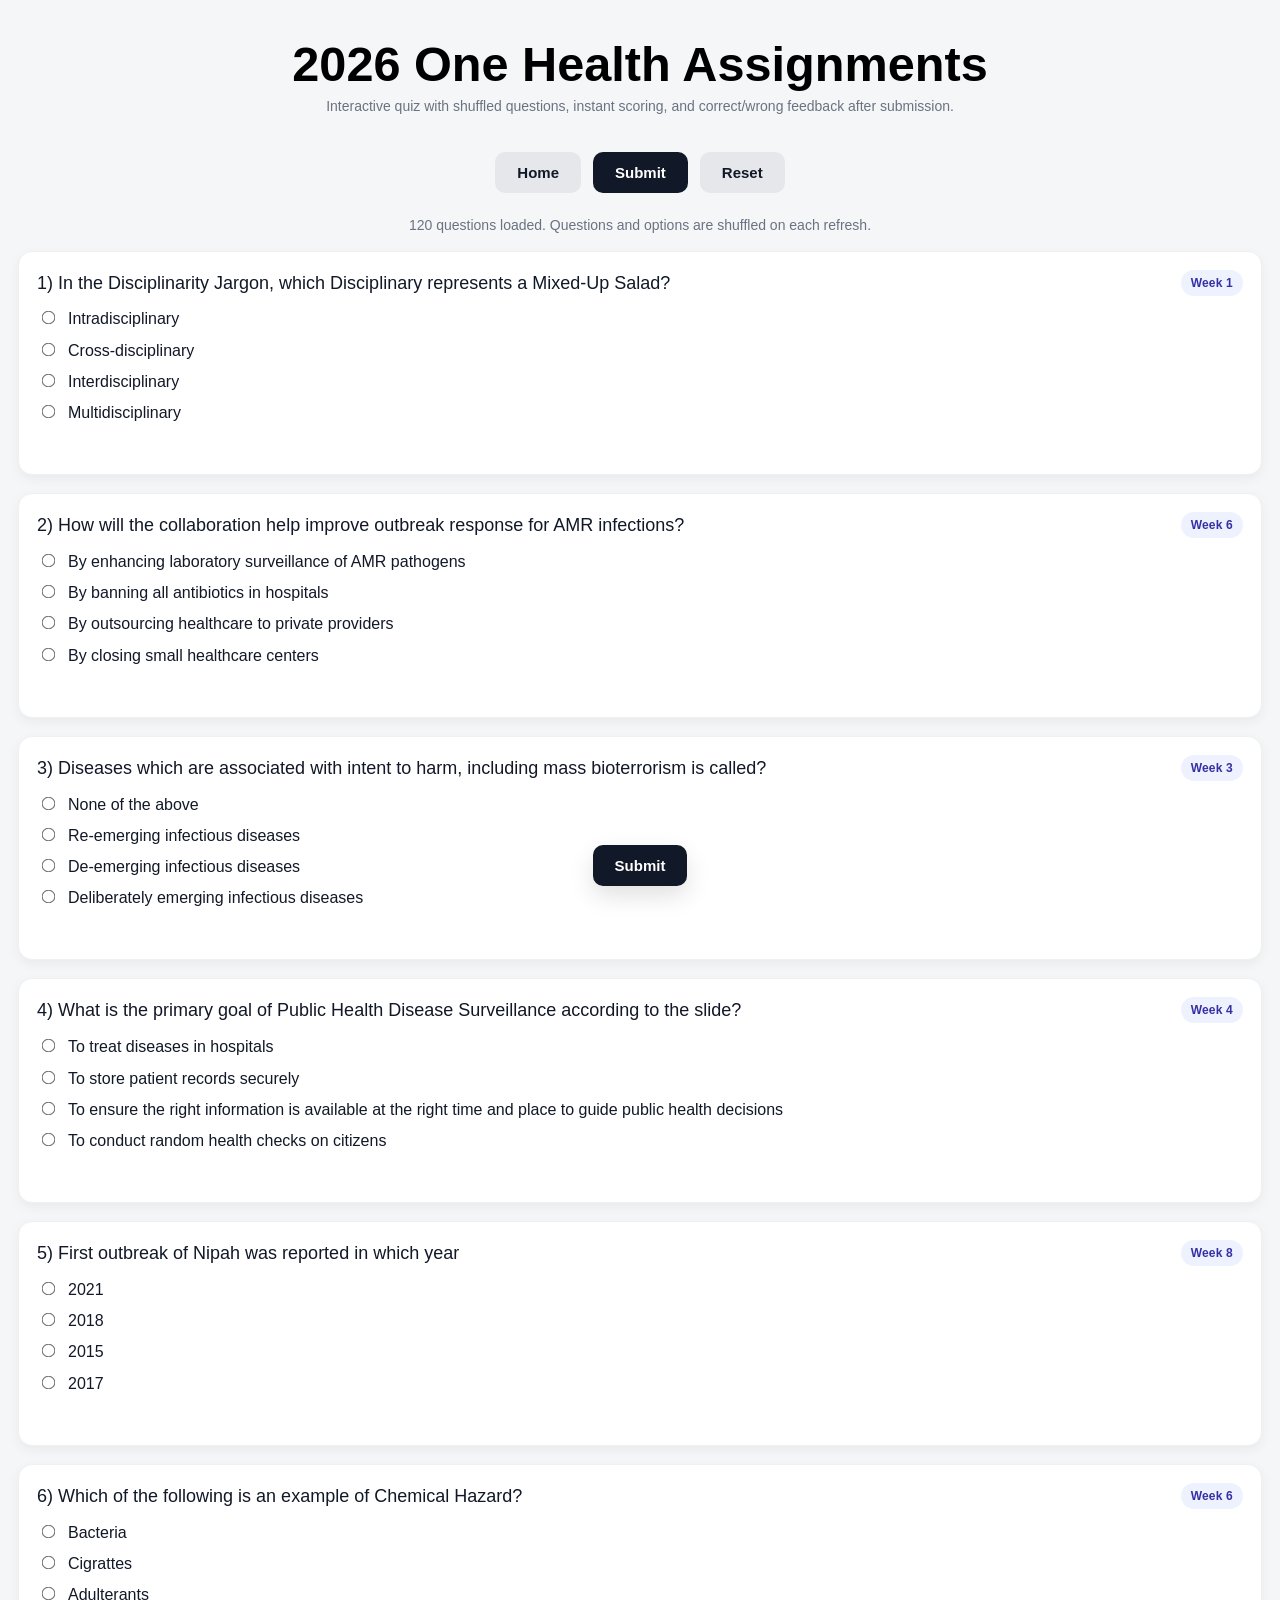
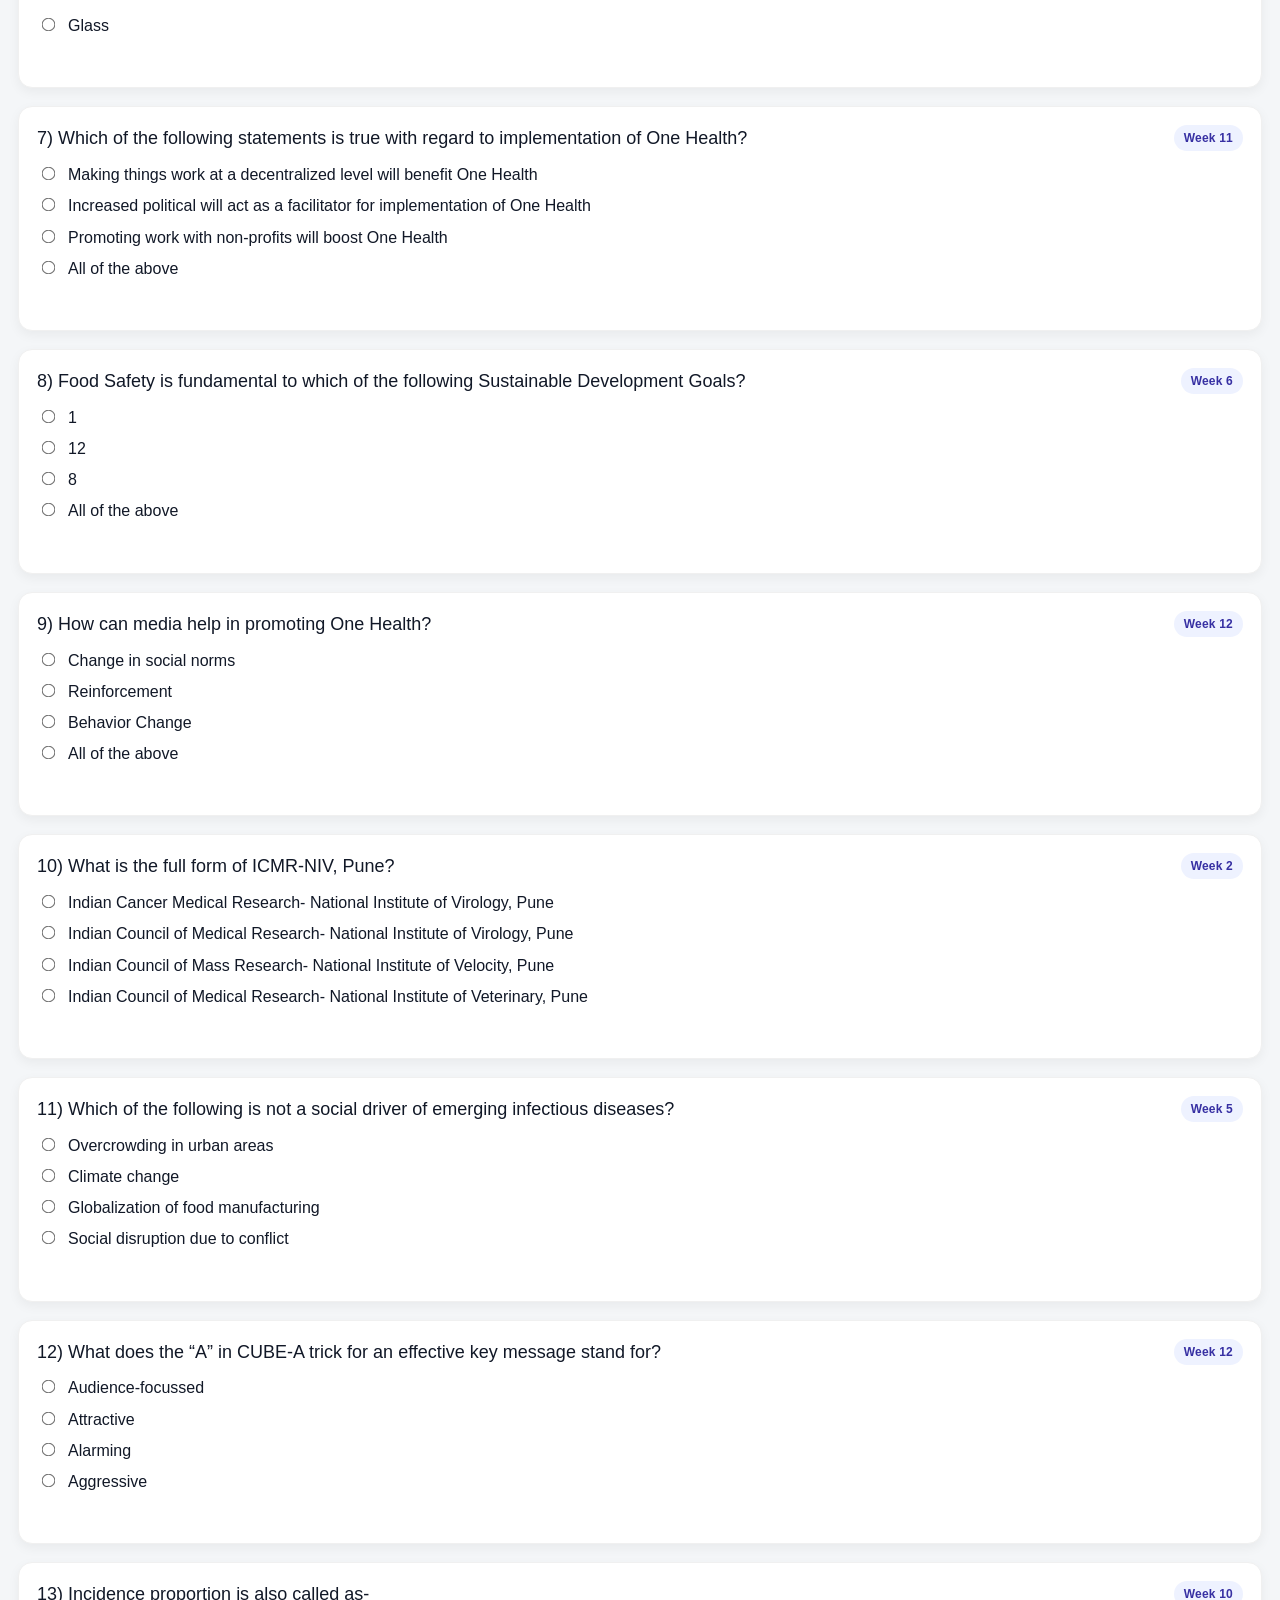
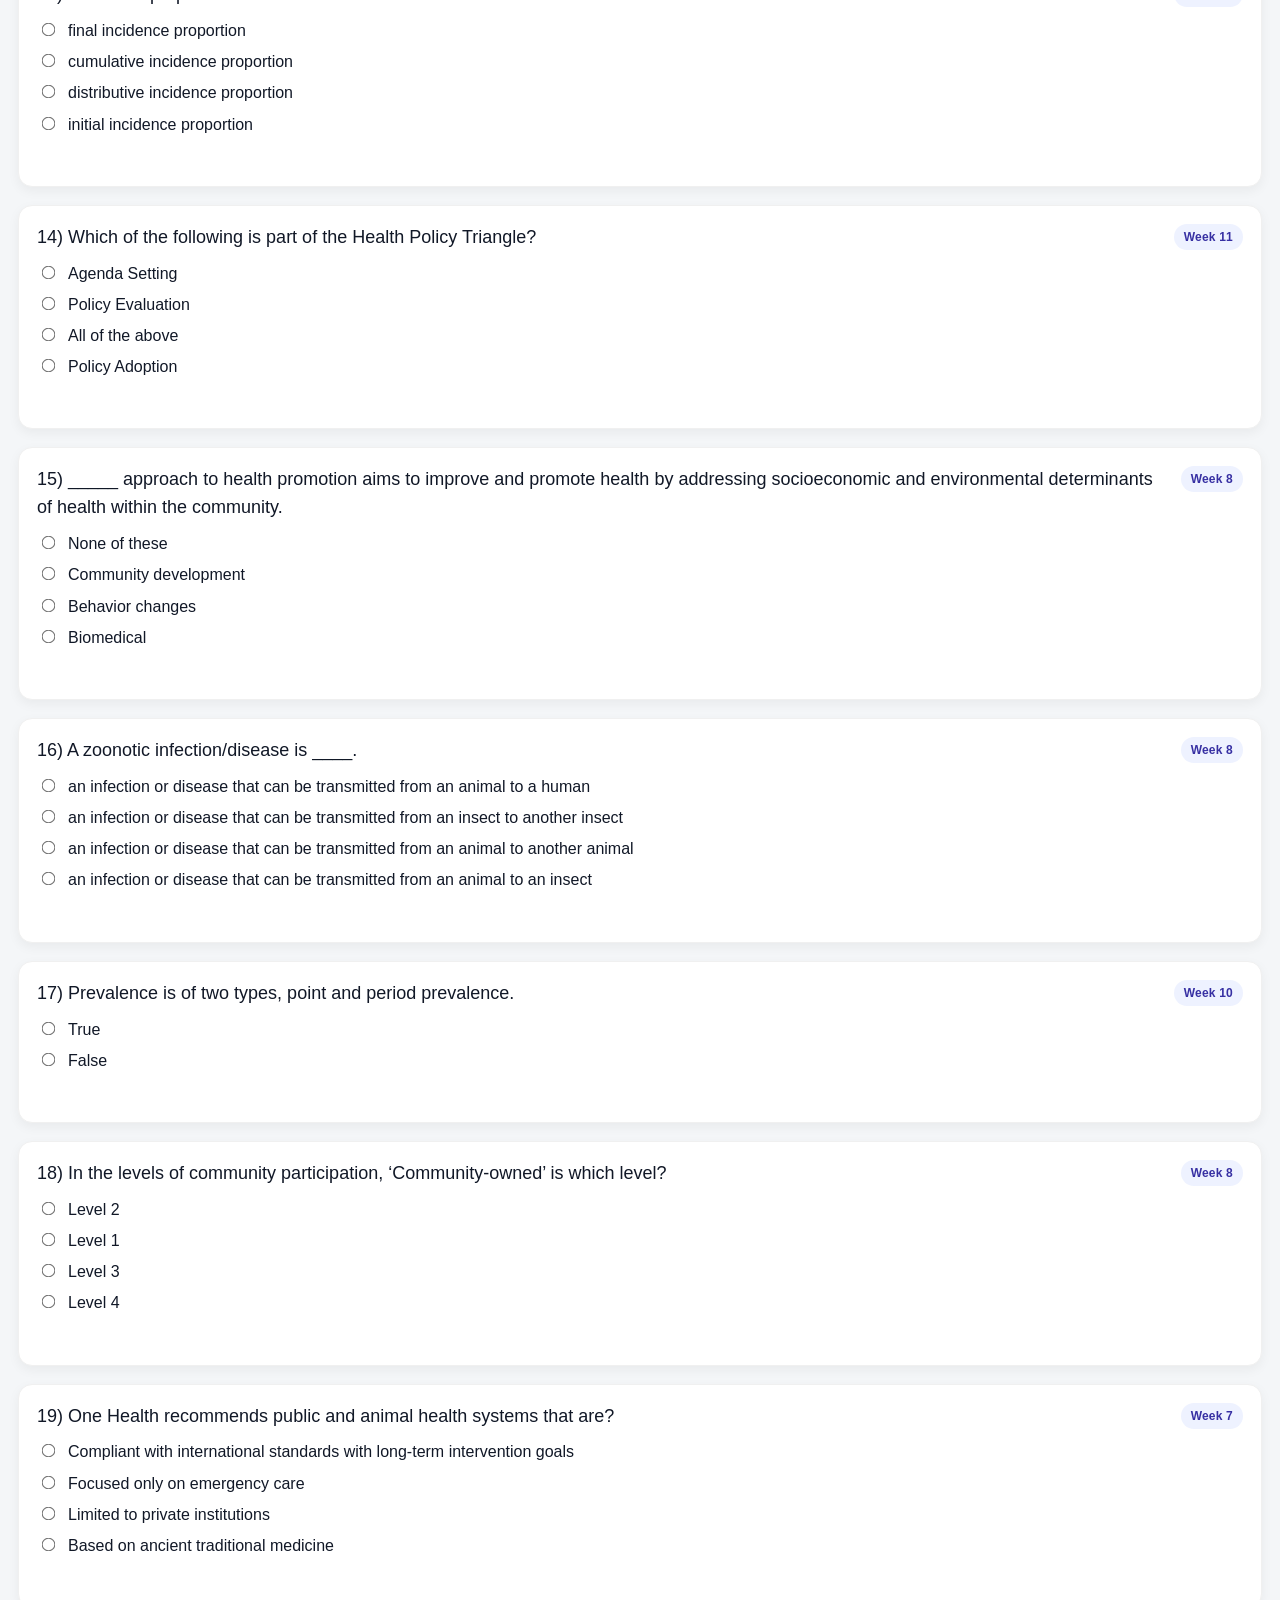
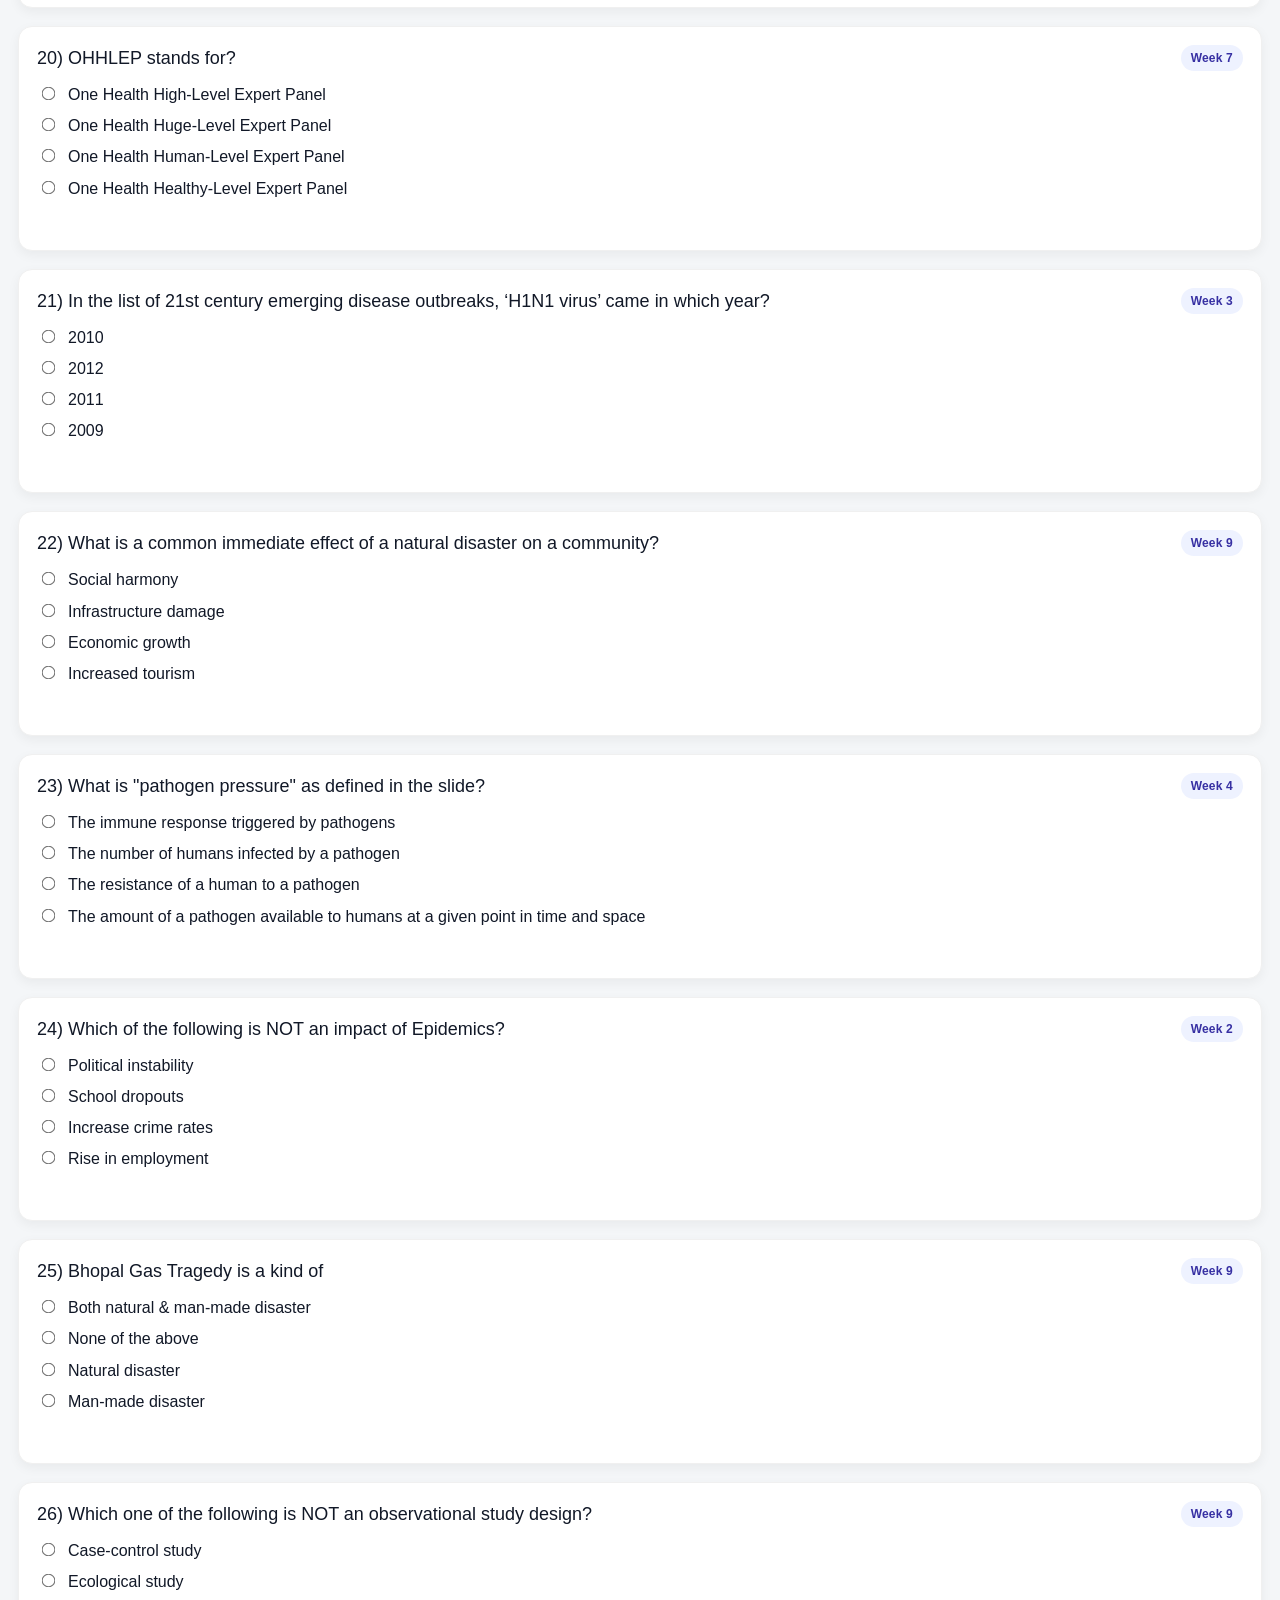
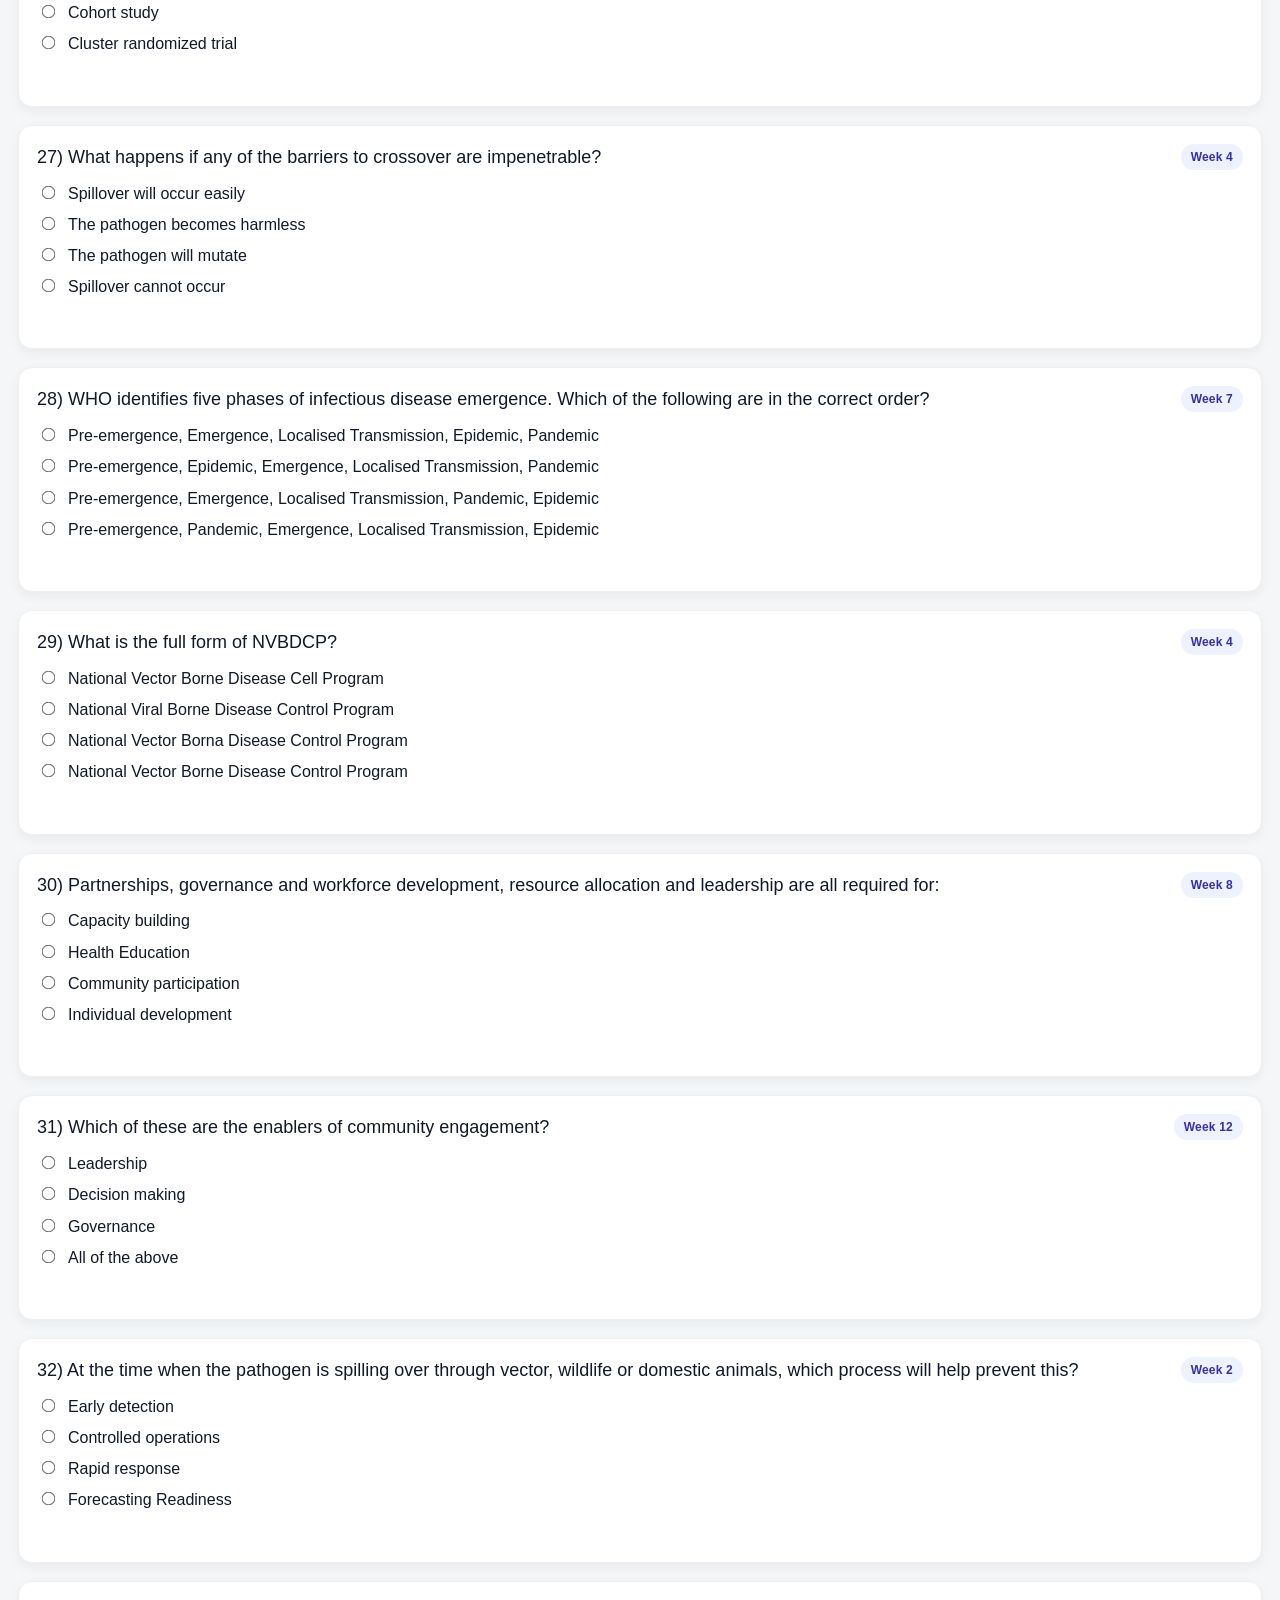
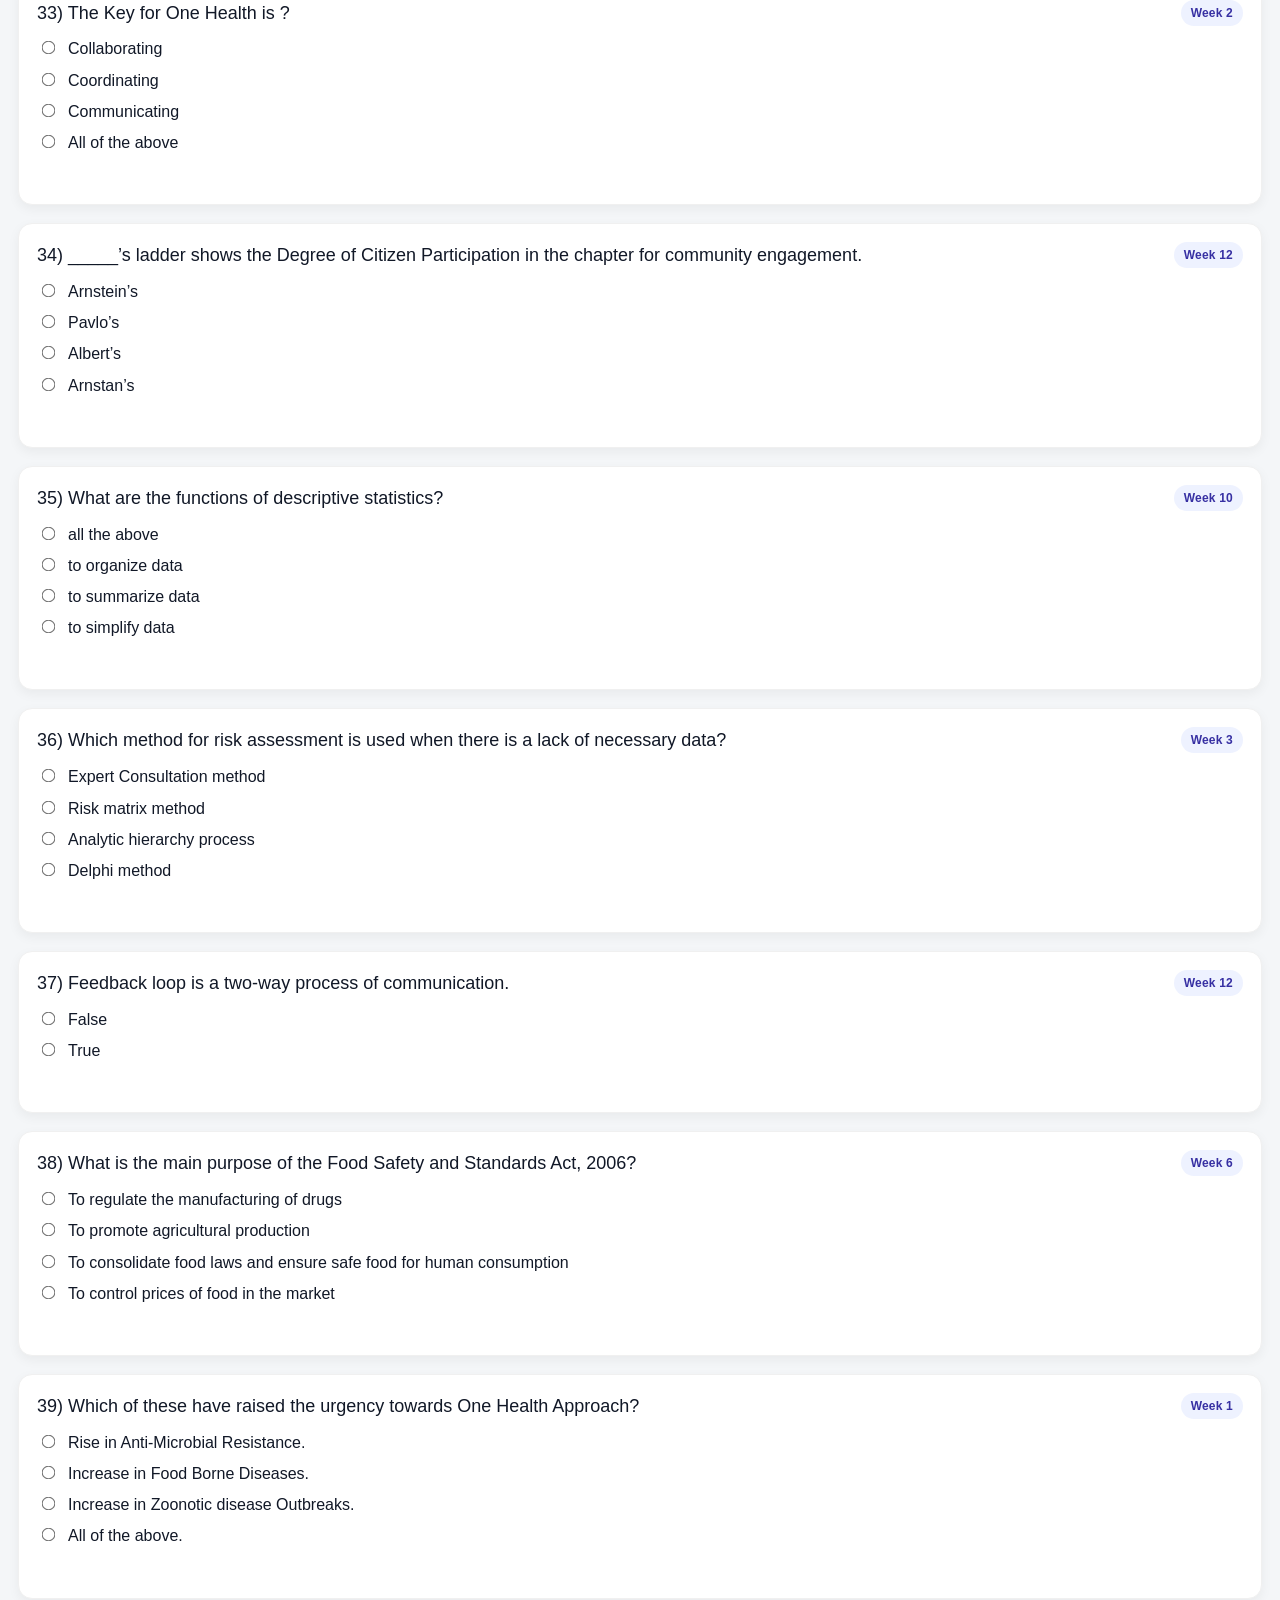
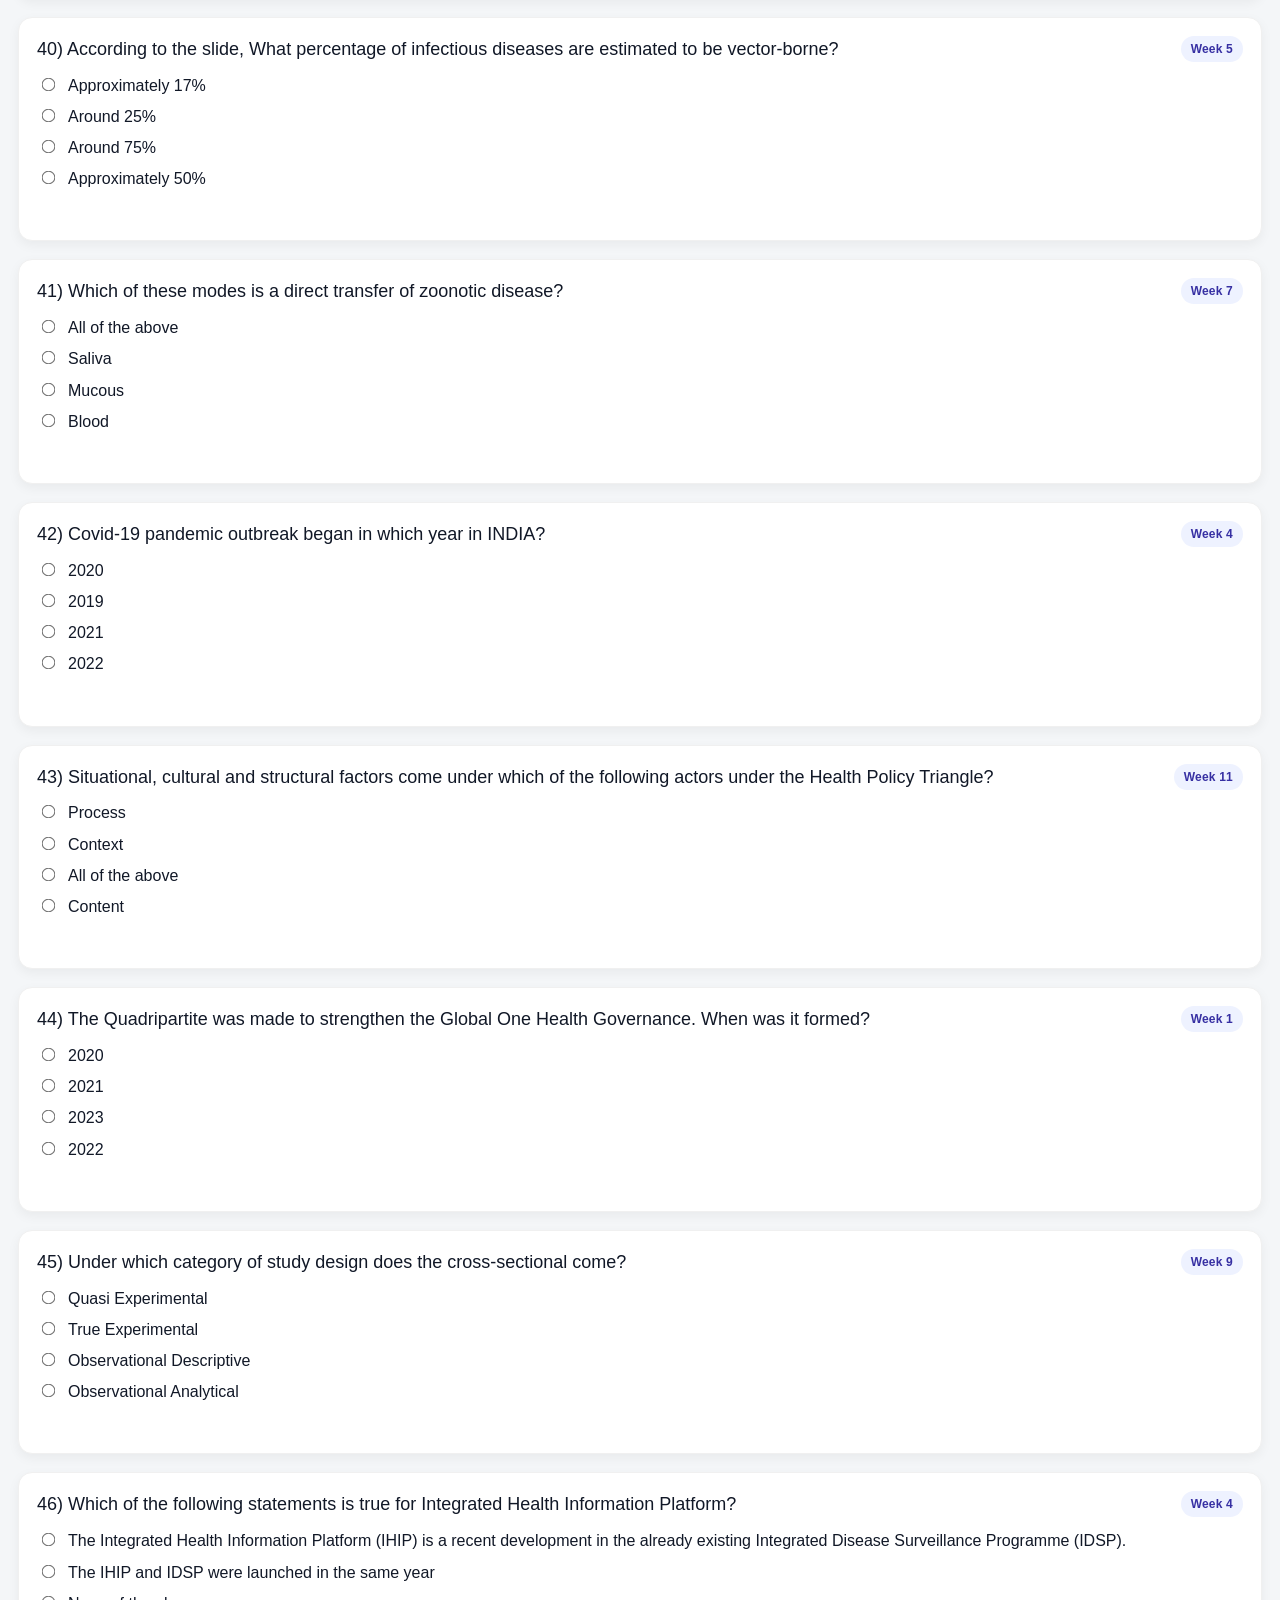
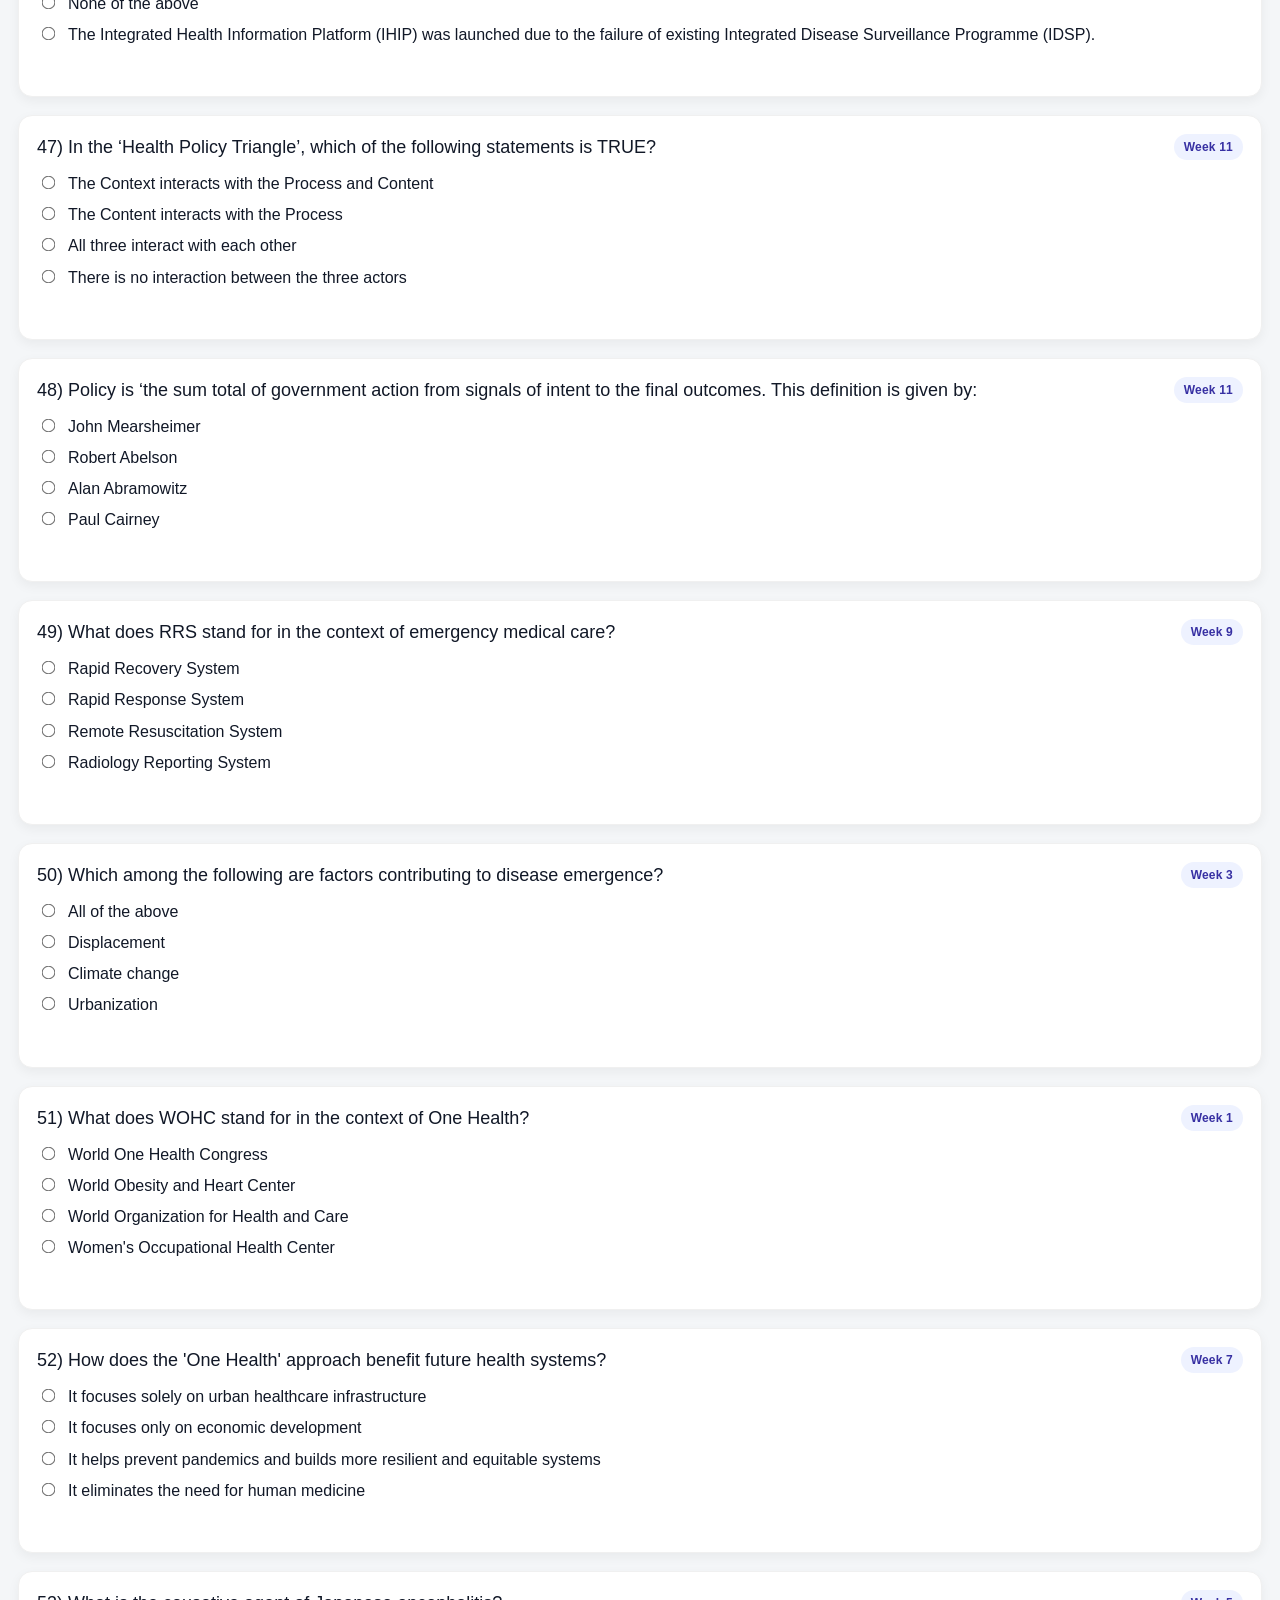
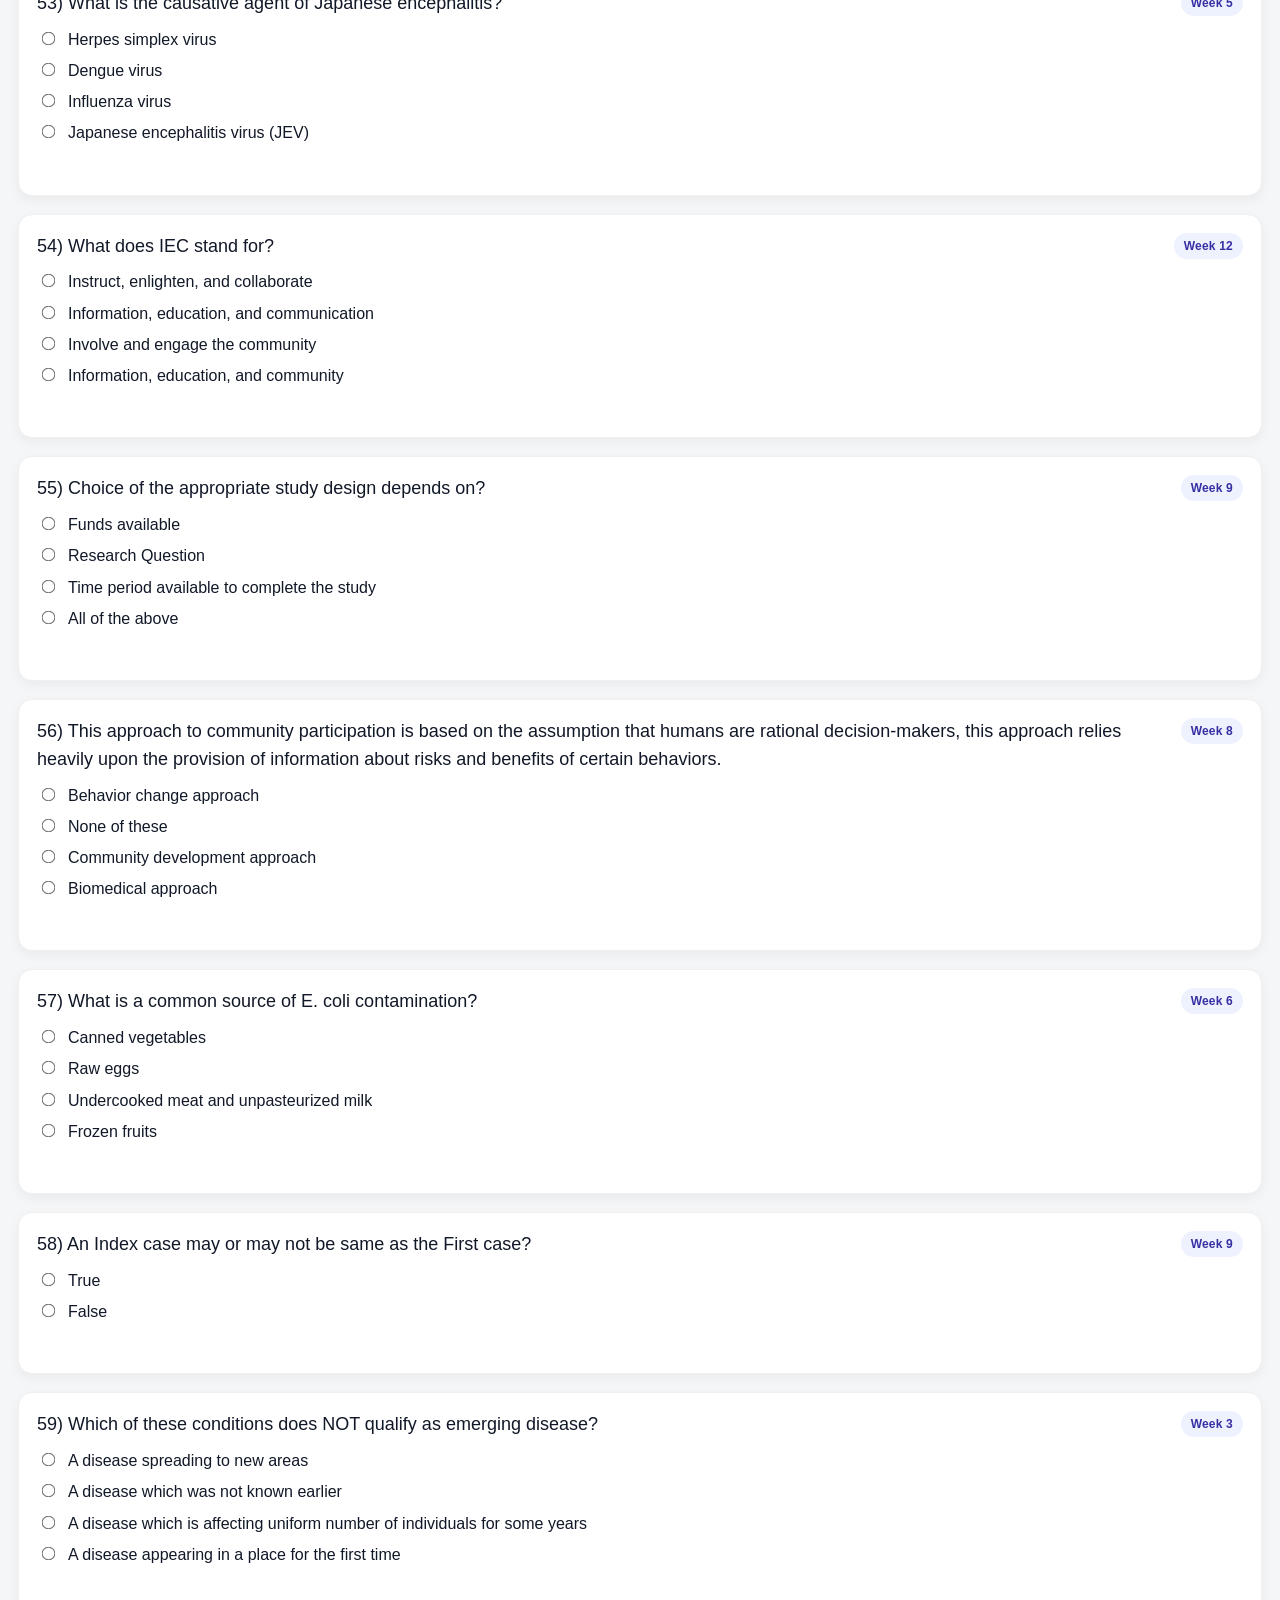
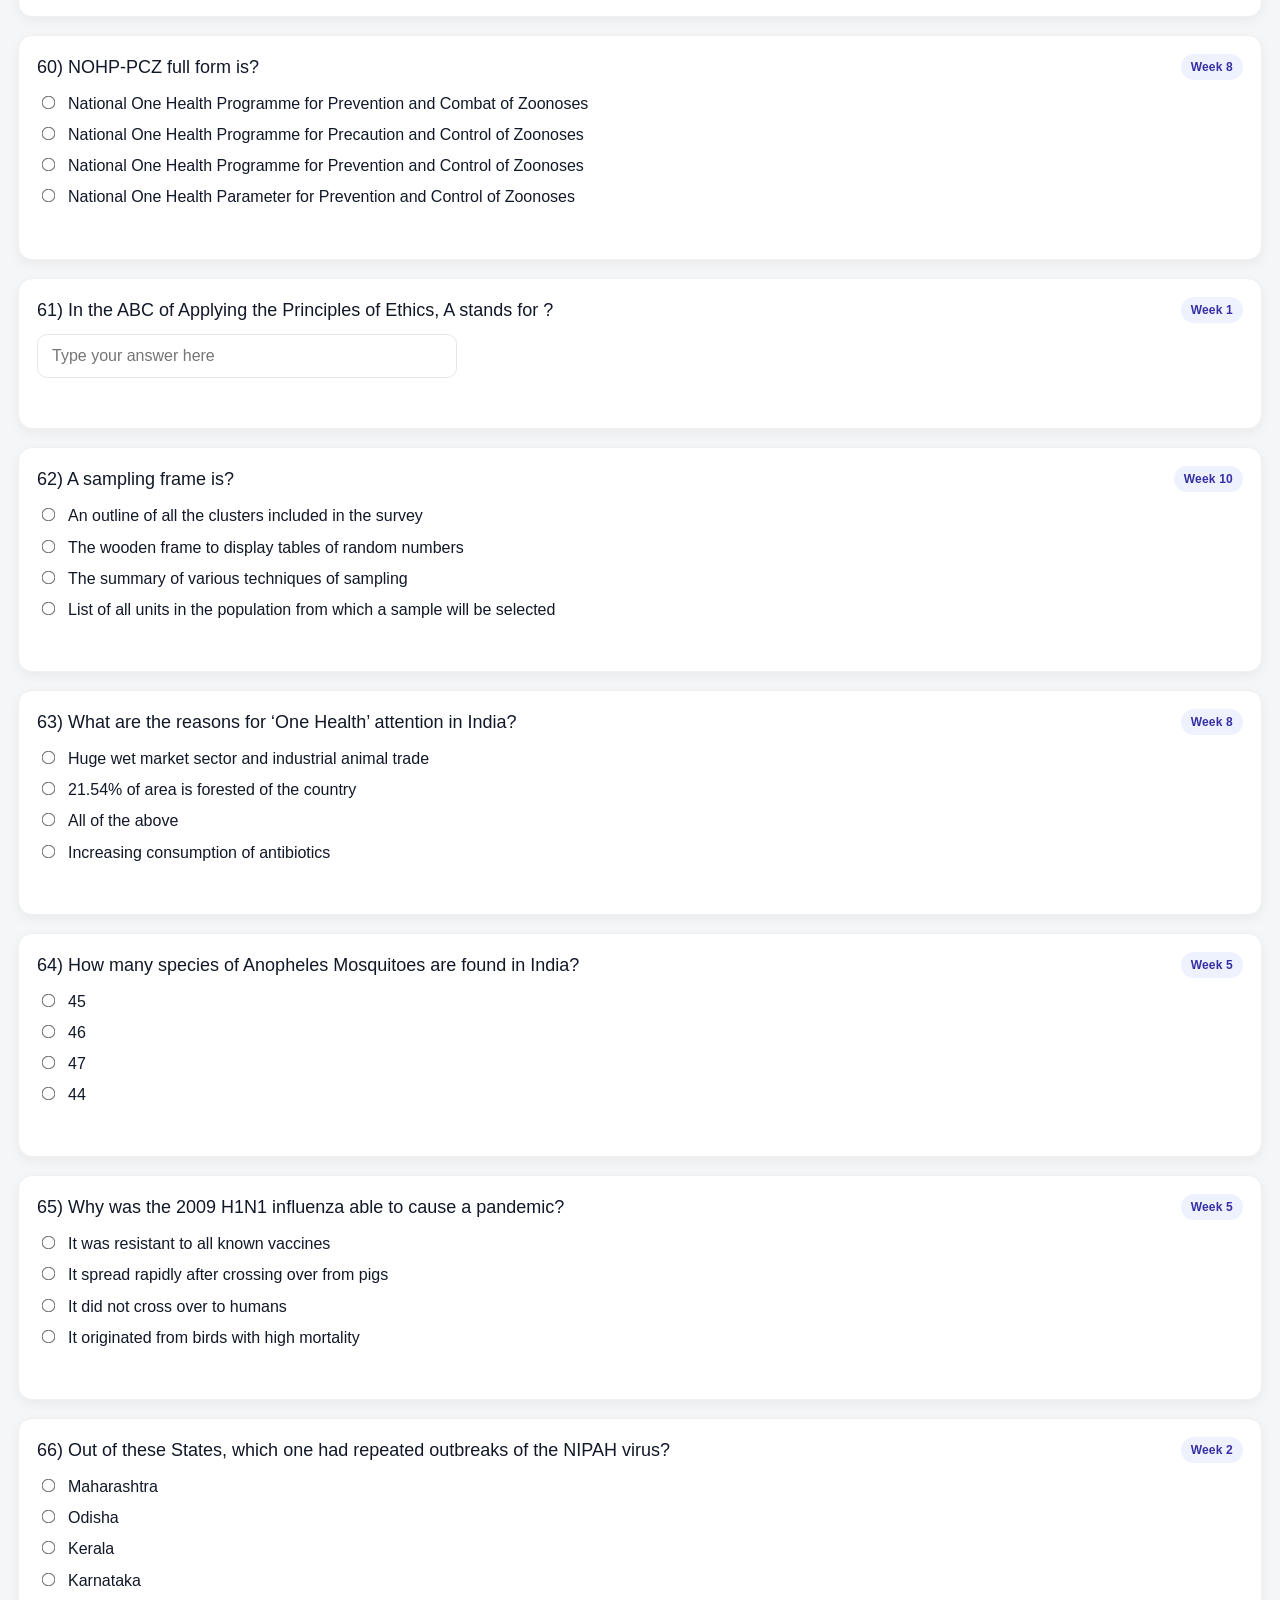
<file: 2026-one-health-assignments.html>
<!DOCTYPE html>
<html lang="en">
<head>
  <meta charset="UTF-8" />
  <meta name="viewport" content="width=device-width, initial-scale=1.0" />
  <title>2026 One Health Assignments</title>
  <style>
    :root {
      --bg: #f4f6f8;
      --card: #ffffff;
      --text: #111827;
      --muted: #6b7280;
      --border: #e5e7eb;
      --shadow: 0 4px 12px rgba(0,0,0,.05);
      --green: #118a3a;
      --red: #c0262d;
      --button: #111827;
    }
    * { box-sizing: border-box; }
    body {
      margin: 0;
      font-family: Arial, Helvetica, sans-serif;
      background: var(--bg);
      color: var(--text);
    }
    .wrap {
      max-width: 1500px;
      margin: 0 auto;
      padding: 24px 18px 40px;
    }
    header {
      text-align: center;
      padding: 6px 0 20px;
    }
    h1 {
      font-size: clamp(30px, 3.8vw, 52px);
      line-height: 1.1;
      margin: 8px 0 6px;
      font-weight: 800;
      color: #000;
    }
    .subtitle {
      margin: 0 auto;
      max-width: 880px;
      color: var(--muted);
      font-size: 14px;
    }
    .toolbar {
      display: flex;
      gap: 12px;
      justify-content: center;
      flex-wrap: wrap;
      margin: 18px 0 24px;
    }
    button, .link-btn {
      appearance: none;
      border: 0;
      border-radius: 10px;
      padding: 12px 22px;
      font-size: 15px;
      font-weight: 700;
      cursor: pointer;
      transition: transform .08s ease, opacity .2s ease, background .2s ease;
      text-decoration: none;
      display: inline-flex;
      align-items: center;
      justify-content: center;
    }
    button:active, .link-btn:active { transform: translateY(1px); }
    .btn-primary { background: var(--button); color: #fff; }
    .btn-secondary { background: #e5e7eb; color: #111827; }
    .meta {
      text-align: center;
      margin: 0 0 18px;
      color: var(--muted);
      font-size: 14px;
    }
    form {
      display: grid;
      gap: 18px;
    }
    .question-card {
      background: var(--card);
      border-radius: 14px;
      box-shadow: var(--shadow);
      border: 1px solid #f0f0f0;
      padding: 18px 18px 14px;
    }
    .qtop {
      display: flex;
      align-items: flex-start;
      justify-content: space-between;
      gap: 14px;
      margin-bottom: 10px;
    }
    .qtitle {
      font-size: 18px;
      line-height: 1.55;
      margin: 0;
      font-weight: 500;
    }
    .week-badge {
      flex: 0 0 auto;
      font-size: 12px;
      background: #eef2ff;
      color: #3730a3;
      padding: 6px 10px;
      border-radius: 999px;
      font-weight: 700;
      letter-spacing: .2px;
    }
    .options {
      display: grid;
      gap: 8px;
      margin-top: 4px;
    }
    label.opt {
      display: flex;
      gap: 10px;
      align-items: flex-start;
      font-size: 16px;
      line-height: 1.45;
      cursor: pointer;
      user-select: none;
    }
    label.opt input {
      margin-top: 4px;
      transform: scale(1.05);
      flex: 0 0 auto;
    }
    .text-answer {
      width: min(420px, 100%);
      padding: 12px 14px;
      border: 1px solid var(--border);
      border-radius: 10px;
      font-size: 16px;
      outline: none;
    }
    .text-answer:focus {
      border-color: #9ca3af;
      box-shadow: 0 0 0 3px rgba(17,24,39,.08);
    }
    .result {
      margin-top: 12px;
      font-weight: 700;
      min-height: 24px;
      font-size: 15px;
    }
    .correct { color: var(--green); }
    .wrong { color: var(--red); }
    .note {
      display: none;
      margin-top: 8px;
      font-size: 14px;
      color: #374151;
      background: #f9fafb;
      border: 1px dashed #e5e7eb;
      border-radius: 10px;
      padding: 10px 12px;
    }
    .scorebox {
      margin-top: 20px;
      padding: 16px 18px;
      background: #fff;
      border: 1px solid #e5e7eb;
      border-radius: 14px;
      box-shadow: var(--shadow);
      font-size: 18px;
      font-weight: 800;
      text-align: center;
    }
    .scoredetails {
      display: block;
      margin-top: 8px;
      font-size: 14px;
      color: var(--muted);
      font-weight: 600;
    }
    .sticky-submit {
      position: sticky;
      bottom: 14px;
      z-index: 5;
      display: flex;
      justify-content: center;
      pointer-events: none;
      margin-top: 10px;
    }
    .sticky-submit button {
      pointer-events: auto;
      box-shadow: 0 10px 24px rgba(0,0,0,.12);
    }
    @media (max-width: 700px) {
      .qtitle { font-size: 17px; }
      label.opt { font-size: 15px; }
      .question-card { padding: 16px 14px 12px; }
    }
  </style>
</head>
<body>
<div class="wrap">
  <header>
    <h1>2026 One Health Assignments</h1>
    <p class="subtitle">Interactive quiz with shuffled questions, instant scoring, and correct/wrong feedback after submission.</p>
  </header>

  <div class="toolbar">
    <a class="link-btn btn-secondary" href="./index.html">Home</a>
    <button class="btn-primary" type="button" onclick="submitQuiz()">Submit</button>
    <button class="btn-secondary" type="button" onclick="resetQuiz()">Reset</button>
  </div>

  <div class="meta" id="metaLine"></div>
  <form id="quizForm"></form>

  <div class="sticky-submit">
    <button class="btn-primary" type="button" onclick="submitQuiz()">Submit</button>
  </div>

  <div class="scorebox" id="scoreBox">Submit the quiz to see your score.</div>
</div>

<script>
const quizData = [{"week":1,"q":"Which of the following statements is true for One Health?","type":"single","options":["It simplifies healthcare by focusing only on human health.","It helps prevent and control diseases at the human-animal environment interface.","Its primary goal is to cure diseases in domestic animals.","It's a concept limited to veterinary medicine."],"answer":"It helps prevent and control diseases at the human-animal environment interface."},{"week":1,"q":"Which department comes under One Health?","type":"single","options":["Animal Health","Human Health","Environmental Health","All of the above"],"answer":"All of the above"},{"week":1,"q":"The Quadripartite was made to strengthen the Global One Health Governance. When was it formed?","type":"single","options":["2020","2021","2022","2023"],"answer":"2022"},{"week":1,"q":"Name the German scholar from the mid 1800’s, who was an early proponent of One Health?","type":"single","options":["Rudolf Virchow","Calvin Schwabe","Lonnie King","None of the above"],"answer":"Rudolf Virchow"},{"week":1,"q":"In the Disciplinarity Jargon, which Disciplinary represents a Mixed-Up Salad?","type":"single","options":["Interdisciplinary","Multidisciplinary","Intradisciplinary","Cross-disciplinary"],"answer":"Multidisciplinary"},{"week":1,"q":"In the ABC of Applying the Principles of Ethics, A stands for ? ","type":"text","answer":"Apophenia"},{"week":1,"q":"Which of the following statements is true for One Health?","type":"single","options":["It simplifies healthcare by focusing only on human health.","It helps prevent and control diseases at the human-animal environment interface.","Its primary goal is to cure diseases in domestic animals.","It's a concept limited to veterinary medicine."],"answer":"It helps prevent and control diseases at the human-animal environment interface."},{"week":1,"q":"Which of these have raised the urgency towards One Health Approach?","type":"single","options":["Increase in Zoonotic disease Outbreaks.","Increase in Food Borne Diseases.","Rise in Anti-Microbial Resistance.","All of the above."],"answer":"All of the above."},{"week":1,"q":"Which of these is a Fundamental Principle of Ethics?","type":"single","options":["Beneficence","Non-maleficence","Autonomy","All of the above"],"answer":"All of the above"},{"week":1,"q":"What does WOHC stand for in the context of One Health?","type":"single","options":["World Organization for Health and Care","Women's Occupational Health Center","World Obesity and Heart Center","World One Health Congress"],"answer":"World One Health Congress"},{"week":2,"q":"Which of the following statements is true for H1N1 virus?","type":"single","options":["There was a major outbreak of H1N1 in the year 2009","The source of the outbreak could not be found","The outbreak affected all parts of the world","All of the above"],"answer":"All of the above"},{"week":2,"q":"Which year of the following saw the most cases of EBOLA outbreaks?","type":"single","options":["2014","2015","2016","2019"],"answer":"2014"},{"week":2,"q":"The highest level of Biosafety Lab-4 is situated in which area?","type":"single","options":["Pune","Nagpur","Bhubaneswar","Delhi"],"answer":"Pune"},{"week":2,"q":"Which of the following is NOT an impact of Epidemics?","type":"single","options":["School dropouts","Political instability","Rise in employment","Increase crime rates"],"answer":"Rise in employment"},{"week":2,"q":"Global One Health Joint Action Plan was published on?","type":"single","options":["17.10.2022","18.10.2022","19.10.2022","20.10.2022"],"answer":"17.10.2022"},{"week":2,"q":"The Key for One Health is ?","type":"single","options":["Collaborating","Communicating","Coordinating","All of the above"],"answer":"All of the above"},{"week":2,"q":"At the time when the pathogen is spilling over through vector, wildlife or domestic animals, which process will help prevent this?","type":"single","options":["Rapid response","Early detection","Forecasting Readiness","Controlled operations"],"answer":"Early detection"},{"week":2,"q":"What is the full form of ICMR-NIV, Pune?","type":"single","options":["Indian Council of Medical Research- National Institute of Veterinary, Pune","Indian Council of Medical Research- National Institute of Virology, Pune","Indian Council of Mass Research- National Institute of Velocity, Pune","Indian Cancer Medical Research- National Institute of Virology, Pune"],"answer":"Indian Council of Medical Research- National Institute of Virology, Pune"},{"week":2,"q":"Out of these States, which one had repeated outbreaks of the NIPAH virus?","type":"single","options":["Odisha","Kerala","Karnataka","Maharashtra"],"answer":"Kerala"},{"week":2,"q":"How many mobile BSL-3 labs do we have in India?","type":"single","options":["13","16","17","19"],"answer":"16"},{"week":3,"q":"In the list of 21st century emerging disease outbreaks, ‘H1N1 virus’ came in which year?","type":"single","options":["2009","2010","2011","2012"],"answer":"2009"},{"week":3,"q":"Which of these conditions does NOT qualify as emerging disease?","type":"single","options":["A disease appearing in a place for the first time","A disease spreading to new areas","A disease which is affecting uniform number of individuals for some years","A disease which was not known earlier"],"answer":"A disease which is affecting uniform number of individuals for some years"},{"week":3,"q":"What is the full form of NIAID?","type":"single","options":["National Institute of Allergy and Infectious Diseases","National Institute of Allergy and Informed Diseases","National Institute of Energy and Infectious Diseases","National Institute of Emerging and Infectious Diseases"],"answer":"National Institute of Allergy and Infectious Diseases"},{"week":3,"q":"Which of the following are NOT major reservoirs of 21st century outbreaks?","type":"single","options":["Camels","Bats","Poultry","Elephants"],"answer":"Elephants"},{"week":3,"q":"Which among the following are factors contributing to disease emergence?","type":"single","options":["Climate change","Urbanization","Displacement","All of the above"],"answer":"All of the above"},{"week":3,"q":"The method through which several rounds of enquiries for expert opinion is carried out mostly through anonymous forms/questionnaires is called?","type":"single","options":["Opinion poll","Risk matrix","Analytic hierarchy","Delphi"],"answer":"Delphi"},{"week":3,"q":"Human behaviour comes under which of the players in the disease emergence?","type":"single","options":["Host","Agent","Environment","All of the above"],"answer":"Host"},{"week":3,"q":"Which among the following is a component of risk assessment?","type":"single","options":["Risk identification","Risk evaluation","Risk analysis","All of the above"],"answer":"All of the above"},{"week":3,"q":"Which method for risk assessment is used when there is a lack of necessary data?","type":"single","options":["Expert Consultation method","Delphi method","Analytic hierarchy process","Risk matrix method"],"answer":"Analytic hierarchy process"},{"week":3,"q":"Diseases which are associated with intent to harm, including mass bioterrorism is called?","type":"single","options":["Re-emerging infectious diseases","Deliberately emerging infectious diseases","De-emerging infectious diseases","None of the above"],"answer":"Deliberately emerging infectious diseases"},{"week":4,"q":"Covid-19 pandemic outbreak began in which year in INDIA?","type":"single","options":["2019","2020","2021","2022"],"answer":"2020"},{"week":4,"q":"Virus transmitted from a wild animal to mosquito which then transmits it to a human host. This is an example of which kind of zoonotic spillover?","type":"single","options":["Direct Spillover","Intermediate by vertebrate","Intermediate by invertebrate","Environment Spillover"],"answer":"Intermediate by invertebrate"},{"week":4,"q":"What is \"pathogen pressure\" as defined in the slide?","type":"single","options":["The resistance of a human to a pathogen","The number of humans infected by a pathogen","The amount of a pathogen available to humans at a given point in time and space","The immune response triggered by pathogens"],"answer":"The amount of a pathogen available to humans at a given point in time and space"},{"week":4,"q":"New era of infectious diseases is aided by?","type":"single","options":["Globalisation","Urbanization","Climate change","All the above"],"answer":"All the above"},{"week":4,"q":"What happens if any of the barriers to crossover are impenetrable?","type":"single","options":["Spillover will occur easily","The pathogen will mutate","Spillover cannot occur","The pathogen becomes harmless"],"answer":"Spillover cannot occur"},{"week":4,"q":"What is the full form of NVBDCP?","type":"single","options":["National Vector Borna Disease Control Program","National Viral Borne Disease Control Program","National Vector Borne Disease Control Program","National Vector Borne Disease Cell Program"],"answer":"National Vector Borne Disease Control Program"},{"week":4,"q":"What is the primary goal of Public Health Disease Surveillance according to the slide?","type":"single","options":["To treat diseases in hospitals","To store patient records securely","To ensure the right information is available at the right time and place to guide public health decisions","To conduct random health checks on citizens"],"answer":"To ensure the right information is available at the right time and place to guide public health decisions"},{"week":4,"q":"Which of the following statements is true for Integrated Health Information Platform?","type":"single","options":["The Integrated Health Information Platform (IHIP) is a recent development in the already existing Integrated Disease Surveillance Programme (IDSP).","The Integrated Health Information Platform (IHIP) was launched due to the failure of existing Integrated Disease Surveillance Programme (IDSP).","The IHIP and IDSP were launched in the same year","None of the above"],"answer":"The Integrated Health Information Platform (IHIP) is a recent development in the already existing Integrated Disease Surveillance Programme (IDSP)."},{"week":4,"q":"What is one major challenge in integrating public health surveillance data in India?","type":"single","options":["Lack of international funding","Working in silos without a mechanism for data integration","Overuse of digital tools","Too many private hospitals"],"answer":"Working in silos without a mechanism for data integration"},{"week":4,"q":"Which of the following can be considered as a gap in the current health system approaches?","type":"single","options":["Vacancies in District Public Health Labs","Delays in lab confirmation on outbreaks","Lack of advance technology being used to detect outbreaks","All of the above"],"answer":"All of the above"},{"week":5,"q":"Which of the following parasites causes zoonotic malaria infections in parts of south-east Asia?","type":"single","options":["Plasmodium berghei","Plasmodium ovale","Plasmodium malariae","Plasmodium knowlesi"],"answer":"Plasmodium knowlesi"},{"week":5,"q":"According to the slide, What percentage of infectious diseases are estimated to be vector-borne?","type":"single","options":["Approximately 17%","Around 25%","Approximately 50%","Around 75%"],"answer":"Approximately 17%"},{"week":5,"q":"What is the causative agent of Japanese encephalitis?","type":"single","options":["Influenza virus","Japanese encephalitis virus (JEV)","Dengue virus","Herpes simplex virus"],"answer":"Japanese encephalitis virus (JEV)"},{"week":5,"q":"What does MRSA stand for?","type":"single","options":["Methicillin-Resistant Strep Infection","Methicillin-Resistant Staphylococcus aureus","Multi-Resistant Staphylococcus Ailment","Methicillin-Resistant Streptococcus Anginous"],"answer":"Methicillin-Resistant Staphylococcus aureus"},{"week":5,"q":"Scrub typus is caused by which bacteria?","type":"single","options":["Rickettsia rickettsia","Orientia tsutsugamushi","Borrelia burgdorferi","Anaplasma phagocytophilum"],"answer":"Orientia tsutsugamushi"},{"week":5,"q":"Which of the following factors is a biological driver of emerging infectious diseases?","type":"single","options":["Globalization","Climate change","Evolution of pathogens","Urbanization"],"answer":"Evolution of pathogens"},{"week":5,"q":"Fill in the blank; WHO Global Vector Control Response 2017- ___ plan","type":"single","options":["2022","2032","2030","2025"],"answer":"2030"},{"week":5,"q":"Why was the 2009 H1N1 influenza able to cause a pandemic?","type":"single","options":["It originated from birds with high mortality","It did not cross over to humans","It spread rapidly after crossing over from pigs","It was resistant to all known vaccines"],"answer":"It spread rapidly after crossing over from pigs"},{"week":5,"q":"Which of the following is not a social driver of emerging infectious diseases?","type":"single","options":["Social disruption due to conflict","Climate change","Globalization of food manufacturing","Overcrowding in urban areas"],"answer":"Climate change"},{"week":5,"q":"How many species of Anopheles Mosquitoes are found in India?","type":"single","options":["44","45","46","47"],"answer":"45"},{"week":6,"q":"What is the main purpose of the Food Safety and Standards Act, 2006?","type":"single","options":["To promote agricultural production","To regulate the manufacturing of drugs","To consolidate food laws and ensure safe food for human consumption","To control prices of food in the market"],"answer":"To consolidate food laws and ensure safe food for human consumption"},{"week":6,"q":"Which of the following is true to Antimicrobial Stewardship Program?","type":"single","options":["There a set of Coordinated Interventions","Ensure patient's optimal treatment","Reduce inappropriate use of antibiotics","All of the above"],"answer":"All of the above"},{"week":6,"q":"Which of the following is an example of Chemical Hazard?","type":"single","options":["Bacteria","Cigrattes","Glass","Adulterants"],"answer":"Adulterants"},{"week":6,"q":"The Antimicrobial Resistance Surveillance and Research Network (AMRSN) initiative was launched in the year?","type":"single","options":["2013","2014","2015","2016"],"answer":"2013"},{"week":6,"q":"What is a common source of E. coli contamination?","type":"single","options":["Canned vegetables","Undercooked meat and unpasteurized milk","Raw eggs","Frozen fruits"],"answer":"Undercooked meat and unpasteurized milk"},{"week":6,"q":"What is Antibiotic Stewardship?","type":"single","options":["Promotion of antibiotic use in healthcare settings","Restricting use of antibiotic in healthcare settings","A coordinated effort to optimize the use of antibiotics to treat infections and reduce the development of antibiotic resistance.","Encouraging over-the-counter sale of antibiotic"],"answer":"A coordinated effort to optimize the use of antibiotics to treat infections and reduce the development of antibiotic resistance."},{"week":6,"q":"In which year was the Food Safety and Standards Act enacted in India?","type":"single","options":["2005","2006","2007","2008"],"answer":"2006"},{"week":6,"q":"How will the collaboration help improve outbreak response for AMR infections?","type":"single","options":["By banning all antibiotics in hospitals","By enhancing laboratory surveillance of AMR pathogens","By closing small healthcare centers","By outsourcing healthcare to private providers"],"answer":"By enhancing laboratory surveillance of AMR pathogens"},{"week":6,"q":"Foodborne illnesses caused by bacteria, viruses, parasites, and fungi are examples of____","type":"single","options":["Physical hazards","Chemical hazards","Biological hazards","Radiological hazards"],"answer":"Biological hazards"},{"week":6,"q":"Food Safety is fundamental to which of the following Sustainable Development Goals?","type":"single","options":["1","8","12","All of the above"],"answer":"All of the above"},{"week":7,"q":"What is essential for successful public health interventions according to the One Health approach?","type":"single","options":["Individual treatment plans","Cooperation between doctors only","Cooperation of human, animal, and environmental health partners","Increased use of technology"],"answer":"Cooperation of human, animal, and environmental health partners"},{"week":7,"q":"WHO identifies five phases of infectious disease emergence. Which of the following are in the correct order?","type":"single","options":["Pre-emergence, Epidemic, Emergence, Localised Transmission, Pandemic","Pre-emergence, Emergence, Localised Transmission, Pandemic, Epidemic","Pre-emergence, Emergence, Localised Transmission, Epidemic, Pandemic","Pre-emergence, Pandemic, Emergence, Localised Transmission, Epidemic"],"answer":"Pre-emergence, Emergence, Localised Transmission, Epidemic, Pandemic"},{"week":7,"q":"Where and when was KFD first identified?","type":"single","options":["In a human in Kerala, 1965","In a sick monkey in Kyasanur Forest of Karnataka, 1957","In a deer in Tamil Nadu, 1975","In a rat in Maharashtra, 1962"],"answer":"In a sick monkey in Kyasanur Forest of Karnataka, 1957"},{"week":7,"q":"Which of the following strategies are needed for successful implementation of multi-sectoral One Health Initiatives?","type":"single","options":["Strong political will and commitment","Inter-sectoral collaboration","Adequate funding","All of the above"],"answer":"All of the above"},{"week":7,"q":"Which of these modes is a direct transfer of zoonotic disease?","type":"single","options":["Saliva","Blood","Mucous","All of the above"],"answer":"All of the above"},{"week":7,"q":"One Health recommends public and animal health systems that are?","type":"single","options":["Focused only on emergency care","Based on ancient traditional medicine","Compliant with international standards with long-term intervention goals","Limited to private institutions"],"answer":"Compliant with international standards with long-term intervention goals"},{"week":7,"q":"OHHLEP stands for?","type":"single","options":["One Health Huge-Level Expert Panel","One Health High-Level Expert Panel","One Health Healthy-Level Expert Panel","One Health Human-Level Expert Panel"],"answer":"One Health High-Level Expert Panel"},{"week":7,"q":"Why is strengthening national and international emergency response important under One Health?","type":"single","options":["To promote economic growth","To reduce public spending","To prevent and control disease outbreaks","To limit population movement"],"answer":"To prevent and control disease outbreaks"},{"week":7,"q":"How does the 'One Health' approach benefit future health systems?","type":"single","options":["It eliminates the need for human medicine","It focuses only on economic development","It helps prevent pandemics and builds more resilient and equitable systems","It focuses solely on urban healthcare infrastructure"],"answer":"It helps prevent pandemics and builds more resilient and equitable systems"},{"week":7,"q":"Which interface is emphasized for preventive action in the One Health strategy?","type":"single","options":["Human-technology interface","Human-animal-ecosystem interface","Animal-laboratory interface","Hospital-community interface"],"answer":"Human-animal-ecosystem interface"},{"week":8,"q":"What are the reasons for ‘One Health’ attention in India?","type":"single","options":["21.54% of area is forested of the country","Increasing consumption of antibiotics","Huge wet market sector and industrial animal trade","All of the above"],"answer":"All of the above"},{"week":8,"q":"A zoonotic infection/disease is ____.","type":"single","options":["an infection or disease that can be transmitted from an insect to another insect","an infection or disease that can be transmitted from an animal to an insect","an infection or disease that can be transmitted from an animal to another animal","an infection or disease that can be transmitted from an animal to a human"],"answer":"an infection or disease that can be transmitted from an animal to a human"},{"week":8,"q":"Partnerships, governance and workforce development, resource allocation and leadership are all required for:","type":"single","options":["Individual development","Community participation","Capacity building","Health Education"],"answer":"Community participation"},{"week":8,"q":"In the levels of community participation, ‘Community-owned’ is which level?","type":"single","options":["Level 1","Level 2","Level 3","Level 4"],"answer":"Level 4"},{"week":8,"q":"This approach to community participation is based on the assumption that humans are rational decision-makers, this approach relies heavily upon the provision of information about risks and benefits of certain behaviors.","type":"single","options":["Behavior change approach","Community development approach","Biomedical approach","None of these"],"answer":"Behavior change approach"},{"week":8,"q":"What are the principals of Community participation?","type":"single","options":["Trust, accessibility","Contextualization, autonomy","Equity, transparency","All of the above"],"answer":"All of the above"},{"week":8,"q":"Which of the following is not a principle of community engagement process?","type":"single","options":["Equity","Trust","Direction","Autonomy"],"answer":"Direction"},{"week":8,"q":"First outbreak of Nipah was reported in which year","type":"single","options":["2015","2017","2018","2021"],"answer":"2018"},{"week":8,"q":"NOHP-PCZ full form is?","type":"single","options":["National One Health Programme for Prevention and Control of Zoonoses","National One Health Parameter for Prevention and Control of Zoonoses","National One Health Programme for Precaution and Control of Zoonoses","National One Health Programme for Prevention and Combat of Zoonoses"],"answer":"National One Health Programme for Prevention and Control of Zoonoses"},{"week":8,"q":"_____ approach to health promotion aims to improve and promote health by addressing socioeconomic and environmental determinants of health within the community.","type":"single","options":["Behavior changes","Community development","Biomedical","None of these"],"answer":"Community development"},{"week":9,"q":"An Index case may or may not be same as the First case?","type":"single","options":["True","False"],"answer":"True"},{"week":9,"q":"Under which category of study design does the cross-sectional come?","type":"single","options":["Observational Analytical","True Experimental","Observational Descriptive","Quasi Experimental"],"answer":"Observational Analytical"},{"week":9,"q":"Choice of the appropriate study design depends on?","type":"single","options":["Research Question","Funds available","Time period available to complete the study","All of the above"],"answer":"All of the above"},{"week":9,"q":"Which one of the following is NOT an observational study design?","type":"single","options":["Ecological study","Cluster randomized trial","Case-control study","Cohort study"],"answer":"Cluster randomized trial"},{"week":9,"q":"What does RRS stand for in the context of emergency medical care?","type":"single","options":["Radiology Reporting System","Rapid Recovery System","Remote Resuscitation System","Rapid Response System"],"answer":"Rapid Response System"},{"week":9,"q":"Which of the following is the apex body for disaster management in India?","type":"single","options":["National Institute of Disaster Management","Ministry of Home Affairs","National Executive Committee","National Disaster Management Authority"],"answer":"National Disaster Management Authority"},{"week":9,"q":"What is a common immediate effect of a natural disaster on a community?","type":"single","options":["Economic growth","Increased tourism","Infrastructure damage","Social harmony"],"answer":"Infrastructure damage"},{"week":9,"q":"Bhopal Gas Tragedy is a kind of","type":"single","options":["Natural disaster","Man-made disaster","Both natural & man-made disaster","None of the above"],"answer":"Man-made disaster"},{"week":9,"q":"What are the steps of an outbreak investigation?","type":"single","options":["Determine existence of outbreak","Search for evidence","Analyse the data gathered","All of the above"],"answer":"All of the above"},{"week":9,"q":"Out of the following which id the correct phases of Rapid Response System?","type":"single","options":["Direction- Activation-Response Assessment-Disposition-Evaluation","Activation-Direction-Response Assessment-Disposition-Evaluation","Direction- Activation-Response Assessment-Evaluation-Disposition","Direction-Response Assessment-Activation-Disposition-Evaluation"],"answer":"Direction- Activation-Response Assessment-Disposition-Evaluation"},{"week":10,"q":"Incidence rate is also called as?","type":"single","options":["Incidence development","Incidence diversion","Incidence density","Incidence desk"],"answer":"Incidence density"},{"week":10,"q":"Prevalence is of two types, point and period prevalence.","type":"single","options":["True","False"],"answer":"True"},{"week":10,"q":"What does the incidence refer to?","type":"single","options":["The occurrence of new cases of disease or injury in a population over an indefinite period of time.","The occurrence of old cases of disease or injury in a population over a specified period of time.","The occurrence of new cases of disease or injury in a population over a specified period of time.","None of the above"],"answer":"The occurrence of new cases of disease or injury in a population over a specified period of time."},{"week":10,"q":"Incidence proportion is also called as-","type":"single","options":["cumulative incidence proportion","initial incidence proportion","final incidence proportion","distributive incidence proportion"],"answer":"cumulative incidence proportion"},{"week":10,"q":"What are the functions of descriptive statistics?","type":"single","options":["to summarize data","to organize data","to simplify data","all the above"],"answer":"all the above"},{"week":10,"q":"Which of the following is a non-probability sampling method?","type":"single","options":["Simple random sampling","Systematic sampling","Cluster sampling","Judgment sampling"],"answer":"Judgment sampling"},{"week":10,"q":"Which of the following steps logically follows data collection, coding, editing, and processing in a research study?","type":"single","options":["Sampling design formulation","Statistical analysis and report writing","Questionnaire pretesting","Hypothesis formulation"],"answer":"Statistical analysis and report writing"},{"week":10,"q":"A sampling frame is?","type":"single","options":["The summary of various techniques of sampling","An outline of all the clusters included in the survey","List of all units in the population from which a sample will be selected","The wooden frame to display tables of random numbers"],"answer":"List of all units in the population from which a sample will be selected"},{"week":10,"q":"Which of the following is the primary goal of transformative research?","type":"single","options":["To ensure that research findings are applicable to all groups within the population","To challenge and address social inequalities faced by marginalized groups","To provide a statistically valid and unbiased representation of the population","To develop theories that apply only to well-represented, dominant groups"],"answer":"To challenge and address social inequalities faced by marginalized groups"},{"week":10,"q":"Of the following sampling methods, which is based on equal probability?","type":"single","options":["Convenience sampling","Quota sampling","Simple random sampling","Snowball sampling"],"answer":"Simple random sampling"},{"week":11,"q":"Policy is ‘the sum total of government action from signals of intent to the final outcomes. This definition is given by:","type":"single","options":["John Mearsheimer","Paul Cairney","Robert Abelson","Alan Abramowitz"],"answer":"Paul Cairney"},{"week":11,"q":"Which of the following is part of the Health Policy Triangle?","type":"single","options":["Agenda Setting","Policy Adoption","Policy Evaluation","All of the above"],"answer":"All of the above"},{"week":11,"q":"In the ‘Health Policy Triangle’, which of the following statements is TRUE?","type":"single","options":["The Content interacts with the Process","The Context interacts with the Process and Content","All three interact with each other","There is no interaction between the three actors"],"answer":"All three interact with each other"},{"week":11,"q":"Agenda Setting is a part of Health Policy Triangle.","type":"single","options":["True","False"],"answer":"True"},{"week":11,"q":"Which of the following statements is not True in case of multi-sectoral framings of One Health?","type":"single","options":["Eco health and one health are one and the same","Eco health and one health are similar but not same","Planetary health and eco health are related but not same","Planetary health and one health are similar but not same"],"answer":"Eco health and one health are one and the same"},{"week":11,"q":"Situational, cultural and structural factors come under which of the following actors under the Health Policy Triangle?","type":"single","options":["Content","Context","Process","All of the above"],"answer":"Context"},{"week":11,"q":"Which of the following statements is True for Health Policy Analysis?","type":"single","options":["Multi-disciplinary approach to public policy","Aims to explain the interaction between institutions, interests and ideas","Both multi-disciplinary approach to public policy & aims to explain the interaction between institutions, interests and ideas","None of these"],"answer":"Both multi-disciplinary approach to public policy & aims to explain the interaction between institutions, interests and ideas"},{"week":11,"q":"Which of the following statements is a definition of Health Policy Analysis?","type":"single","options":["Health policy analysis aims for separating a problem into its constituent parts so as to better understand its whole.","Health policy analysis is a multi-disciplinary approach to public policy that aims to explain the interaction between institutions, interests and ideas in the policy process.","Both A&B","Neither A, nor B"],"answer":"Both A&B"},{"week":11,"q":"The ‘Power Cube’ framework of Gaventa. J has three frameworks. Which of the following is also called place?","type":"single","options":["Levels of power","Spaces of power","Forms of power","None of the above"],"answer":"Levels of power"},{"week":11,"q":"Which of the following statements is true with regard to implementation of One Health?","type":"single","options":["Increased political will act as a facilitator for implementation of One Health","Promoting work with non-profits will boost One Health","Making things work at a decentralized level will benefit One Health","All of the above"],"answer":"All of the above"},{"week":12,"q":"Which of these are the enablers of community engagement?","type":"single","options":["Governance","Leadership","Decision making","All of the above"],"answer":"All of the above"},{"week":12,"q":"What does IEC stand for?","type":"single","options":["Information, education, and communication","Information, education, and community","Involve and engage the community","Instruct, enlighten, and collaborate"],"answer":"Information, education, and communication"},{"week":12,"q":"How can you assess the impact of your social media efforts?","type":"single","options":["Asking all followers","Counting the number of posts made","Evaluate the outcome of your campaign against the intended outcome","Comparing your posts with other accounts"],"answer":"Evaluate the outcome of your campaign against the intended outcome"},{"week":12,"q":"What does the “A” in CUBE-A trick for an effective key message stand for?","type":"single","options":["Attractive","Alarming","Audience-focussed","Aggressive"],"answer":"Audience-focussed"},{"week":12,"q":"_____’s ladder shows the Degree of Citizen Participation in the chapter for community engagement.","type":"single","options":["Albert’s","Pavlo’s","Arnstein’s","Arnstan’s"],"answer":"Arnstein’s"},{"week":12,"q":"Which of the following is NOT a principle of community engagement?","type":"single","options":["Trust","Equity","Leadership","Autonomy"],"answer":"Leadership"},{"week":12,"q":"As per WHO’s Community Engagement guidelines of 2020, there are how many levels of community engagement?","type":"single","options":["3","4","5","6"],"answer":"5"},{"week":12,"q":"How can media help in promoting One Health?","type":"single","options":["Behavior Change","Reinforcement","Change in social norms","All of the above"],"answer":"All of the above"},{"week":12,"q":"Which approach is the most desirable but most difficult community engagement approach among the following?","type":"single","options":["Community-oriented","Community-based","Community-managed","Community-owned"],"answer":"Community-owned"},{"week":12,"q":"Feedback loop is a two-way process of communication.","type":"single","options":["True","False"],"answer":"True"}];

function shuffle(arr) {
  const a = [...arr];
  for (let i = a.length - 1; i > 0; i--) {
    const j = Math.floor(Math.random() * (i + 1));
    [a[i], a[j]] = [a[j], a[i]];
  }
  return a;
}

function normalize(s) {
  return String(s || "").trim().toLowerCase().replace(/\s+/g, " ").replace(/[\u2019']/g, "'");
}

const questions = shuffle(quizData);
const form = document.getElementById("quizForm");
document.getElementById("metaLine").textContent = `${questions.length} questions loaded. Questions and options are shuffled on each refresh.`;

function render() {
  form.innerHTML = "";
  questions.forEach((item, idx) => {
    const card = document.createElement("div");
    card.className = "question-card";
    const weekLabel = item.week ? `Week ${item.week}` : "Question";
    let inner = `
      <div class="qtop">
        <p class="qtitle">${idx + 1}) ${item.q}</p>
        <div class="week-badge">${weekLabel}</div>
      </div>
    `;

    if (item.type === "multi") {
      const opts = shuffle(item.options || []);
      inner += `<div class="options">`;
      opts.forEach((opt) => {
        inner += `<label class="opt"><input type="checkbox" name="q${idx}" value="${escapeHtml(opt)}"> <span>${escapeHtml(opt)}</span></label>`;
      });
      inner += `</div>`;
    } else if (item.type === "text") {
      inner += `<input class="text-answer" type="text" name="q${idx}" placeholder="Type your answer here" autocomplete="off" />`;
    } else {
      const opts = shuffle(item.options || []);
      inner += `<div class="options">`;
      opts.forEach((opt) => {
        inner += `<label class="opt"><input type="radio" name="q${idx}" value="${escapeHtml(opt)}"> <span>${escapeHtml(opt)}</span></label>`;
      });
      inner += `</div>`;
    }

    inner += `
      <div class="result" id="r${idx}"></div>
      <div class="note" id="n${idx}"></div>
    `;
    card.innerHTML = inner;
    form.appendChild(card);
  });
}

function escapeHtml(str) {
  return String(str)
    .replace(/&/g, "&amp;")
    .replace(/</g, "&lt;")
    .replace(/>/g, "&gt;")
    .replace(/"/g, "&quot;");
}

function compareMulti(selected, expected) {
  const a = [...new Set(selected.map(normalize))].sort();
  const b = [...new Set(expected.map(normalize))].sort();
  if (a.length !== b.length) return false;
  return a.every((v, i) => v === b[i]);
}

function submitQuiz() {
  let score = 0;
  let correct = 0, wrong = 0, blank = 0;

  questions.forEach((item, idx) => {
    const res = document.getElementById(`r${idx}`);
    const note = document.getElementById(`n${idx}`);

    if (item.type === "multi") {
      const checked = [...document.querySelectorAll(`input[name="q${idx}"]:checked`)].map(el => el.value);
      const ok = compareMulti(checked, item.answers || []);
      if (checked.length === 0) {
        blank++;
        res.textContent = `❌ Not Answered | Correct: ${item.answers.join(", ")}`;
        res.className = "result wrong";
      } else if (ok) {
        score++; correct++;
        res.textContent = "✅ Correct";
        res.className = "result correct";
      } else {
        wrong++;
        res.textContent = `❌ Wrong | Correct: ${item.answers.join(", ")}`;
        res.className = "result wrong";
      }
      note.style.display = "block";
      note.textContent = `Select all correct options.`;
      return;
    }

    if (item.type === "text") {
      const inp = document.querySelector(`input[name="q${idx}"]`);
      const val = normalize(inp ? inp.value : "");
      const ans = normalize(item.answer);
      if (!val) {
        blank++;
        res.textContent = `❌ Not Answered | Correct: ${item.answer}`;
        res.className = "result wrong";
      } else if (val === ans) {
        score++; correct++;
        res.textContent = "✅ Correct";
        res.className = "result correct";
      } else {
        wrong++;
        res.textContent = `❌ Wrong | Correct: ${item.answer}`;
        res.className = "result wrong";
      }
      note.style.display = "block";
      note.textContent = `Type answer: ${item.answer}`;
      return;
    }

    const selected = document.querySelector(`input[name="q${idx}"]:checked`);
    if (!selected) {
      blank++;
      res.textContent = `❌ Not Answered | Correct: ${item.answer}`;
      res.className = "result wrong";
    } else if (normalize(selected.value) === normalize(item.answer)) {
      score++; correct++;
      res.textContent = "✅ Correct";
      res.className = "result correct";
    } else {
      wrong++;
      res.textContent = `❌ Wrong | Correct: ${item.answer}`;
      res.className = "result wrong";
    }
    note.style.display = "none";
  });

  const total = questions.length;
  document.getElementById("scoreBox").innerHTML =
    `Final Score: ${score} / ${total} <span class="scoredetails">Correct: ${correct} &nbsp;|&nbsp; Wrong: ${wrong} &nbsp;|&nbsp; Not Answered: ${blank}</span>`;
  window.scrollTo({ top: document.body.scrollHeight, behavior: "smooth" });
}

function resetQuiz() {
  render();
  document.getElementById("scoreBox").textContent = "Submit the quiz to see your score.";
  window.scrollTo({ top: 0, behavior: "smooth" });
}

render();
</script>
</body>
</html>
</file>
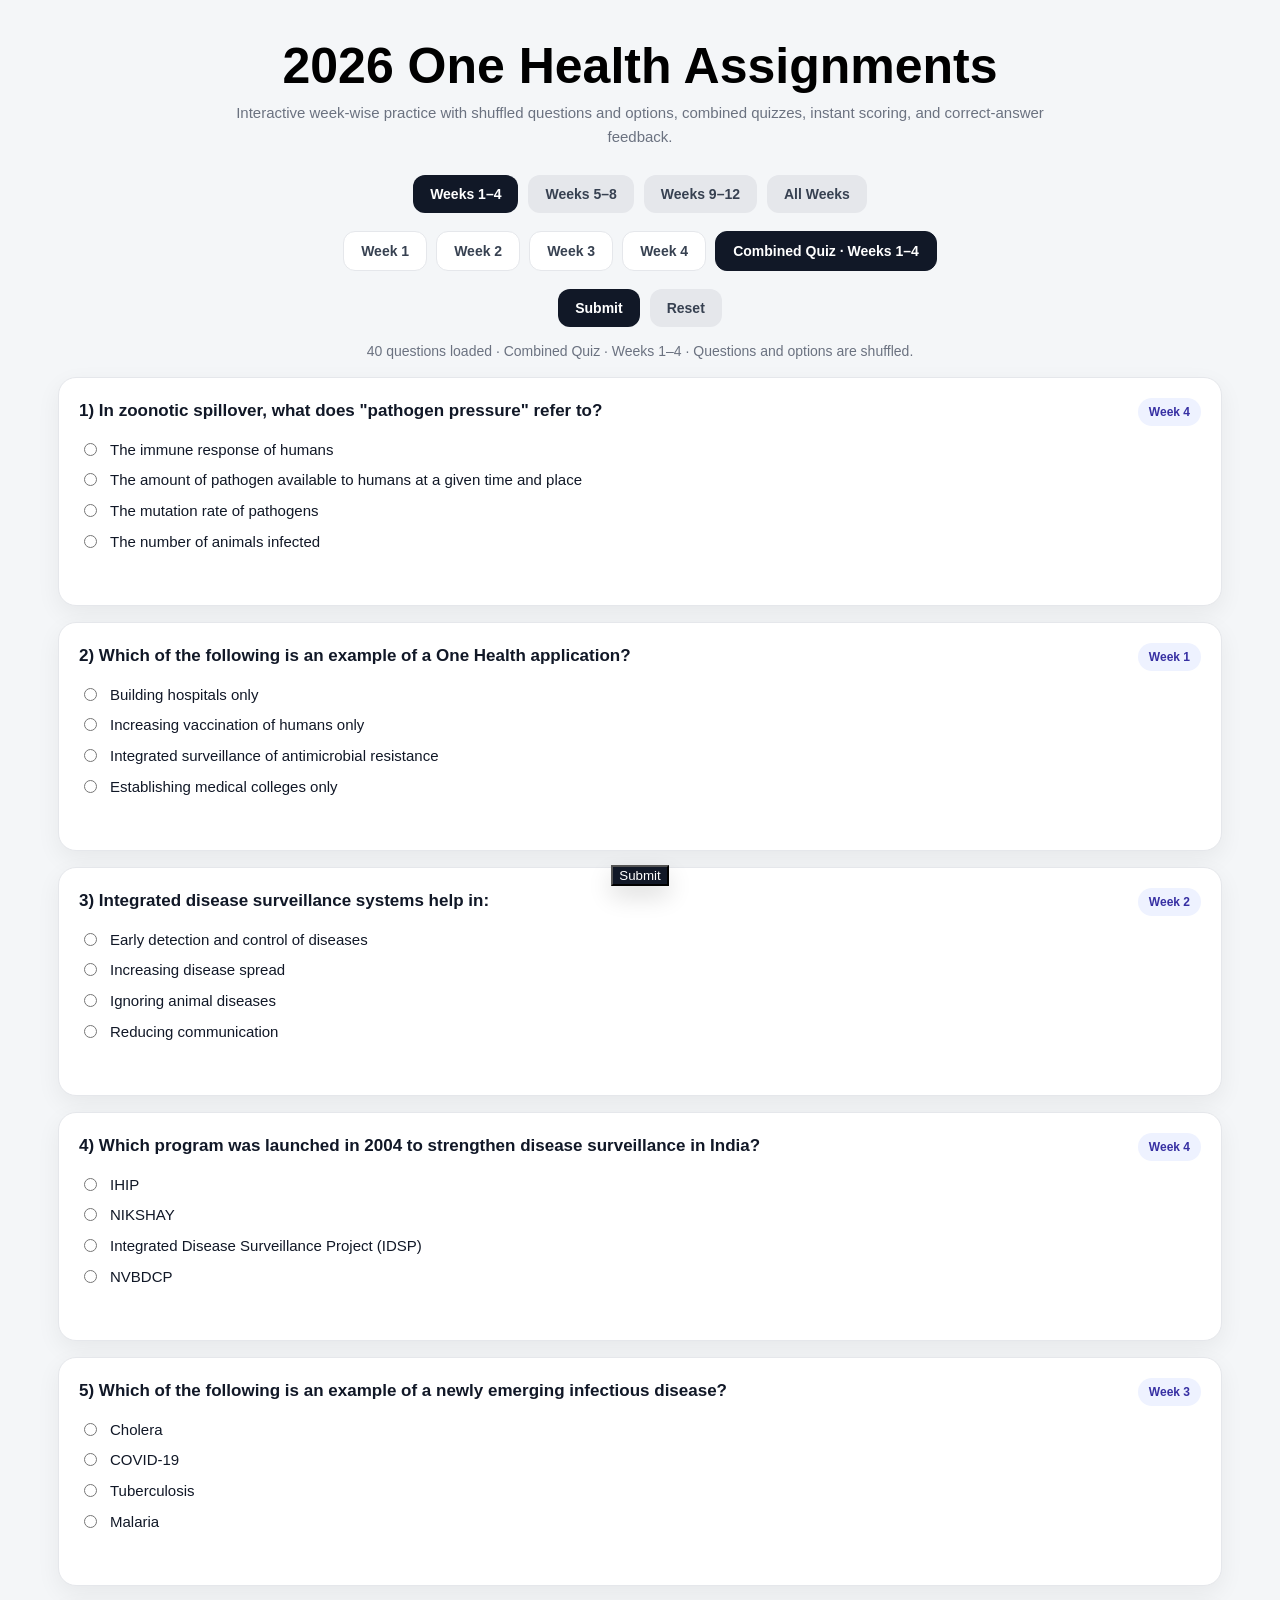
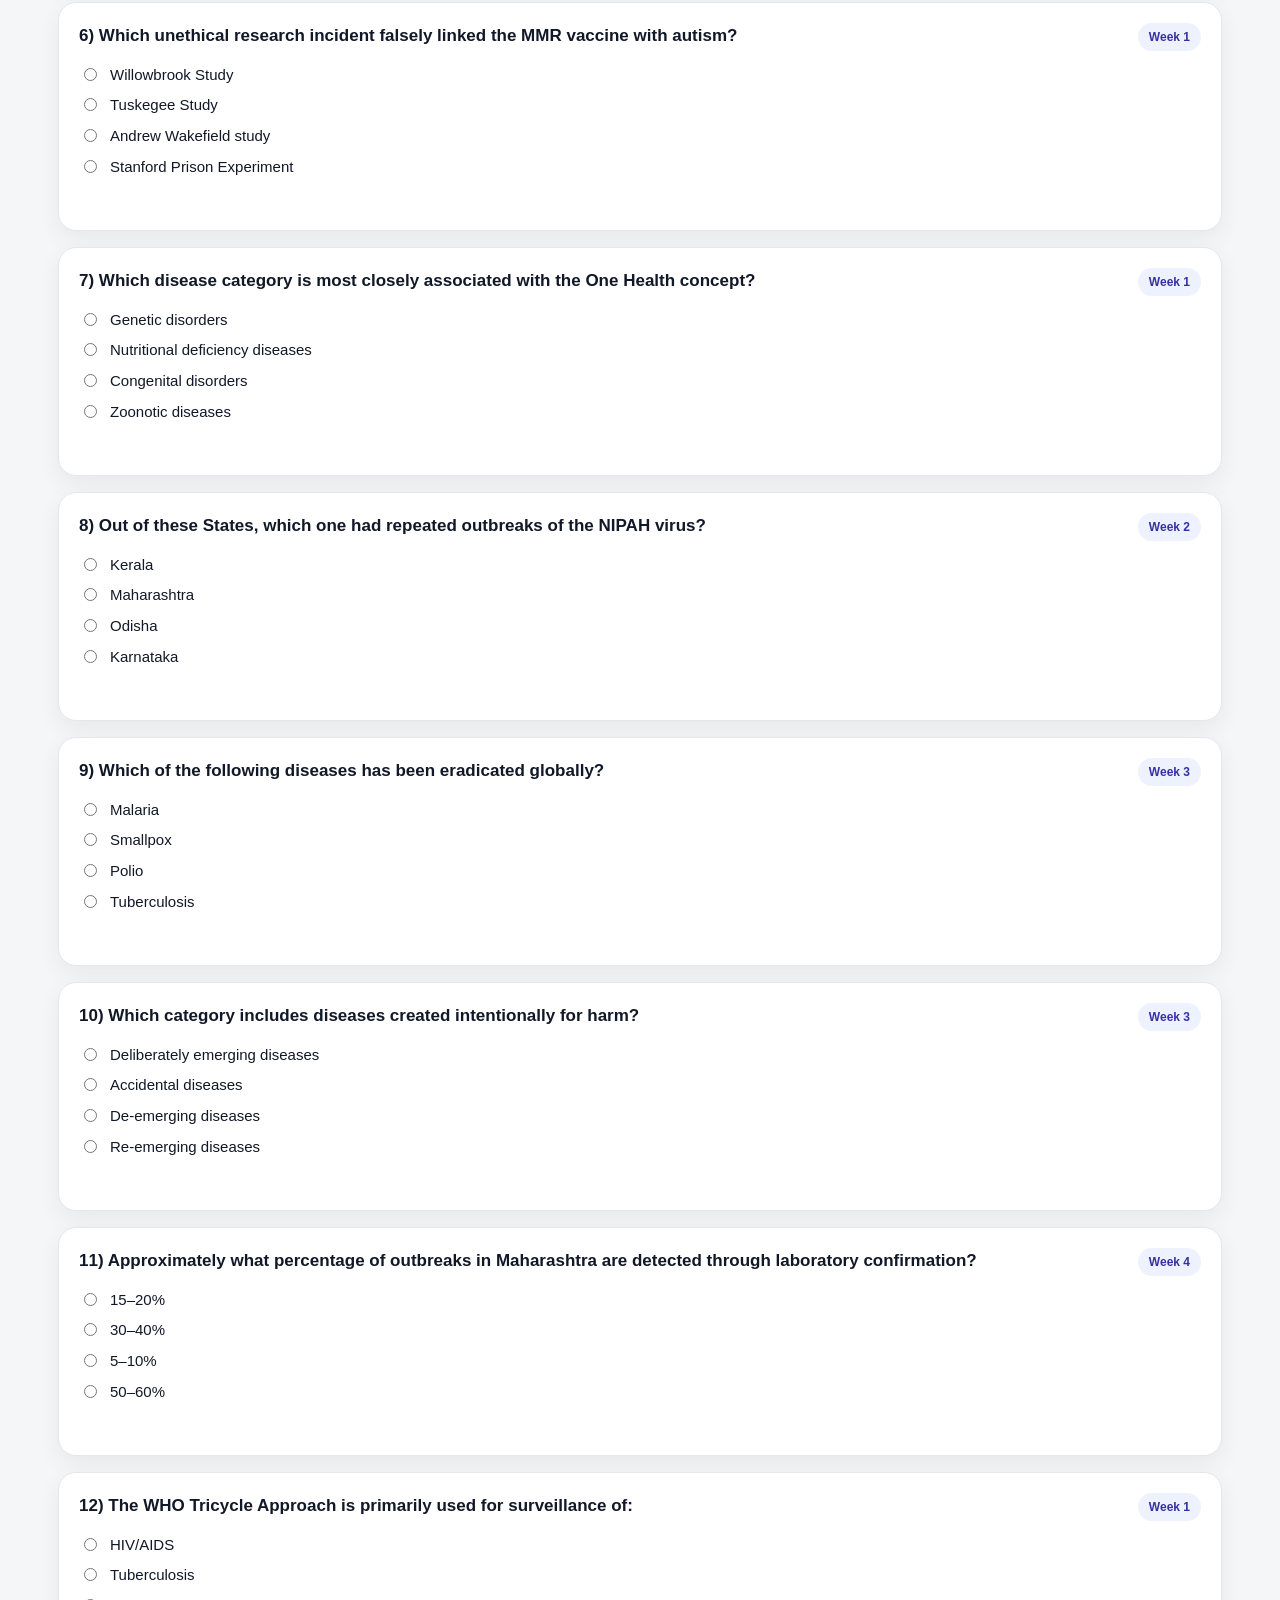
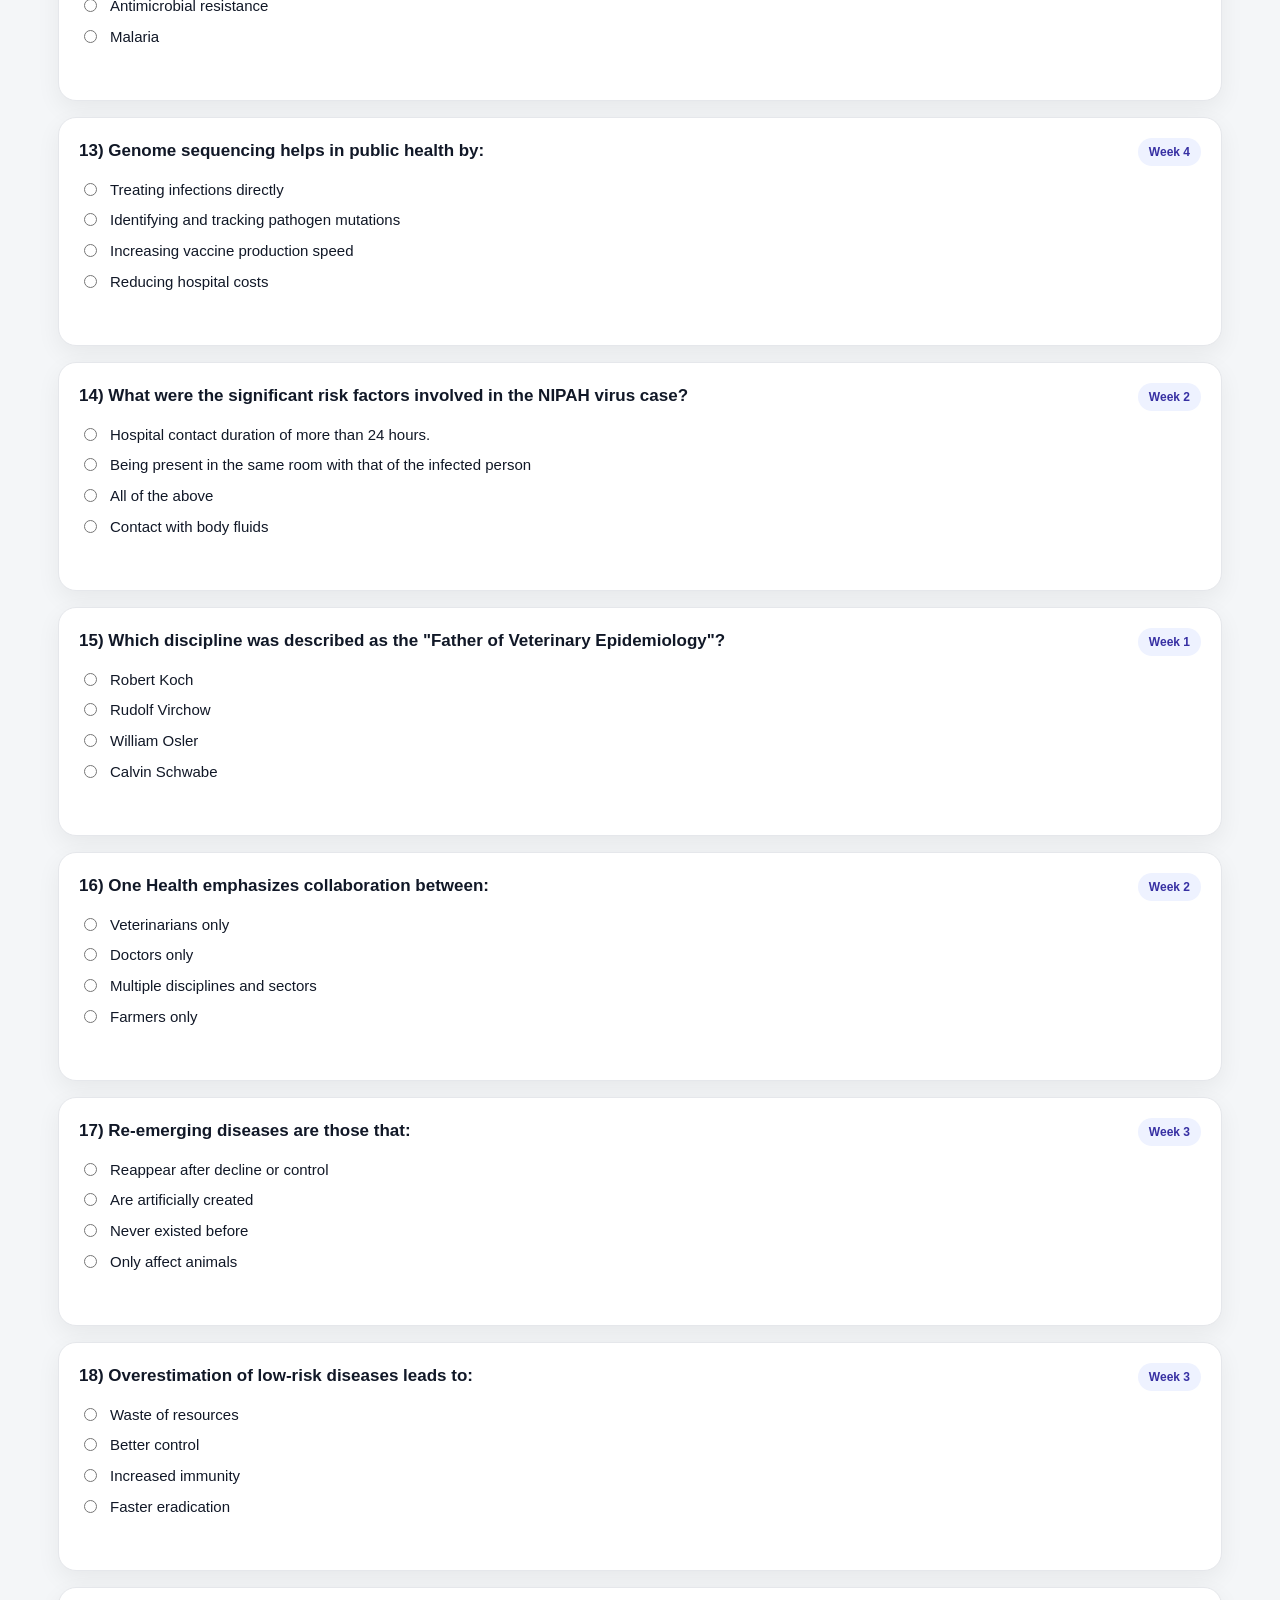
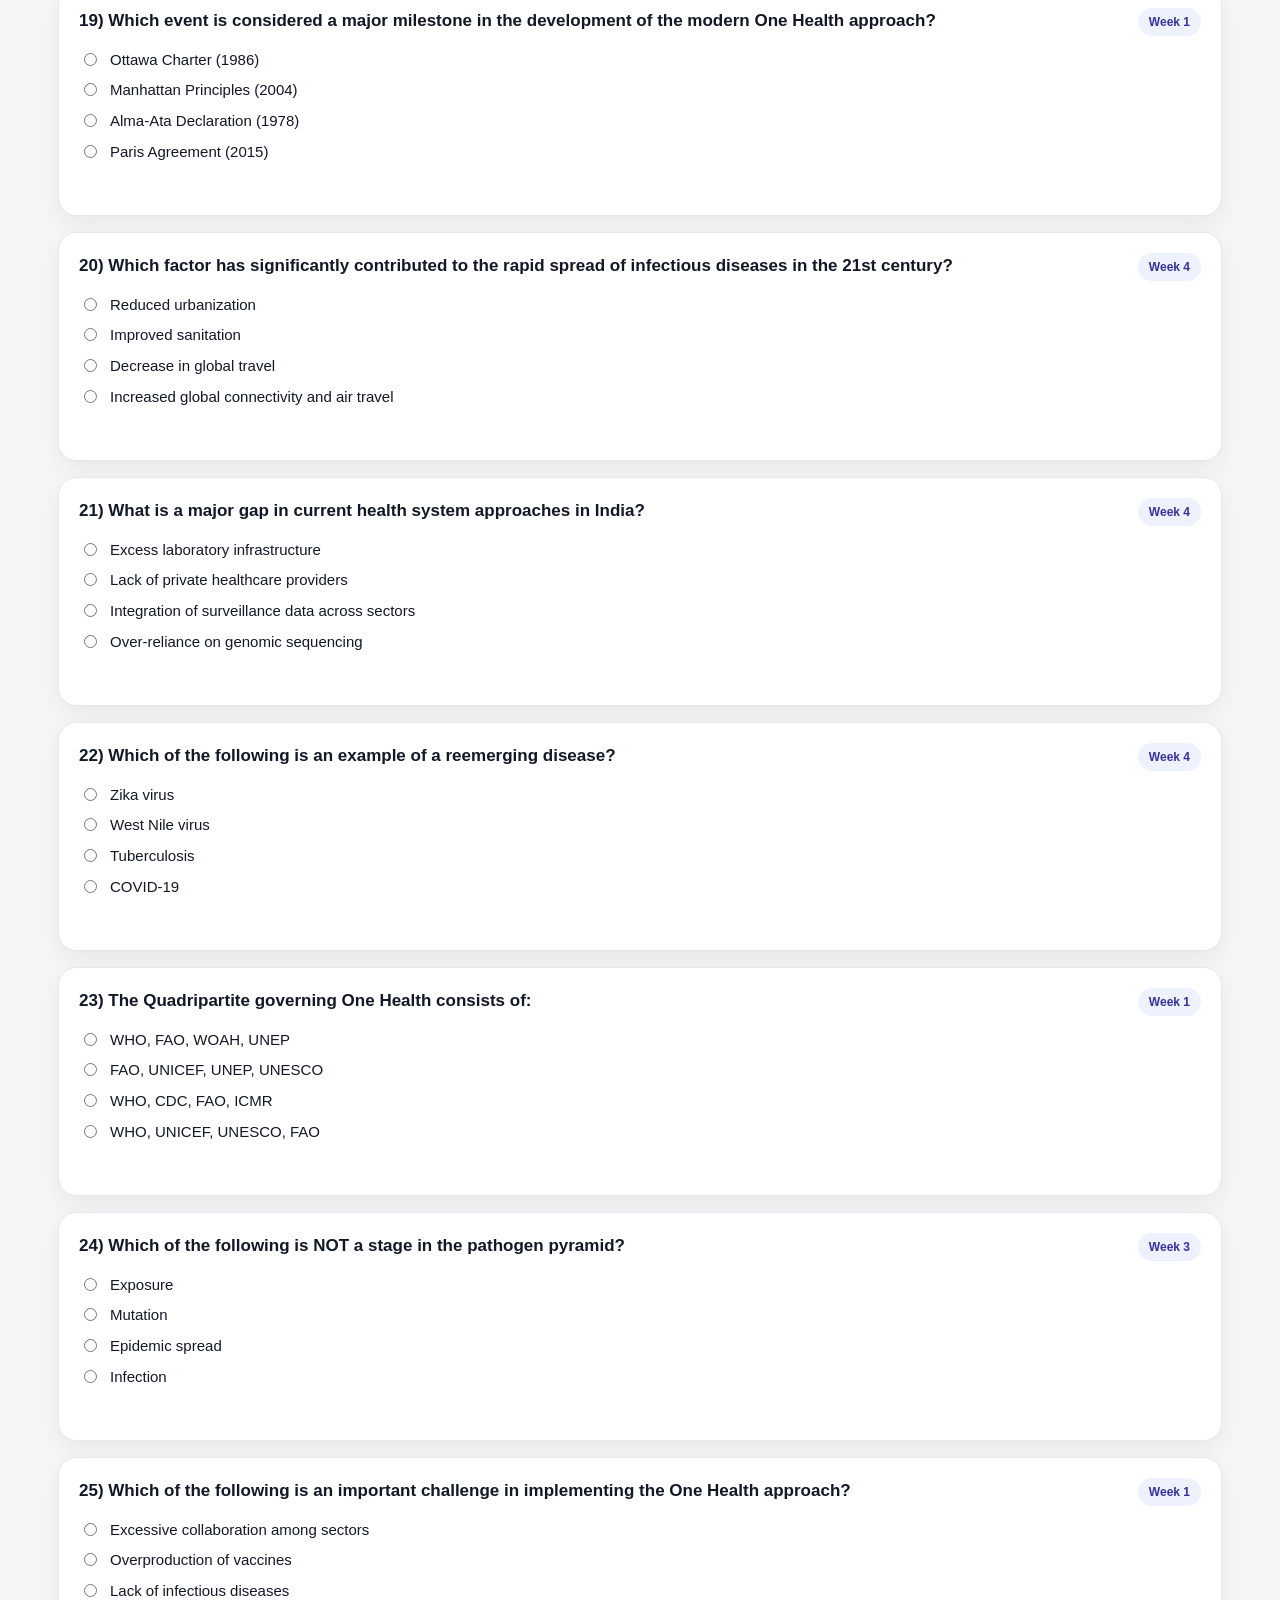
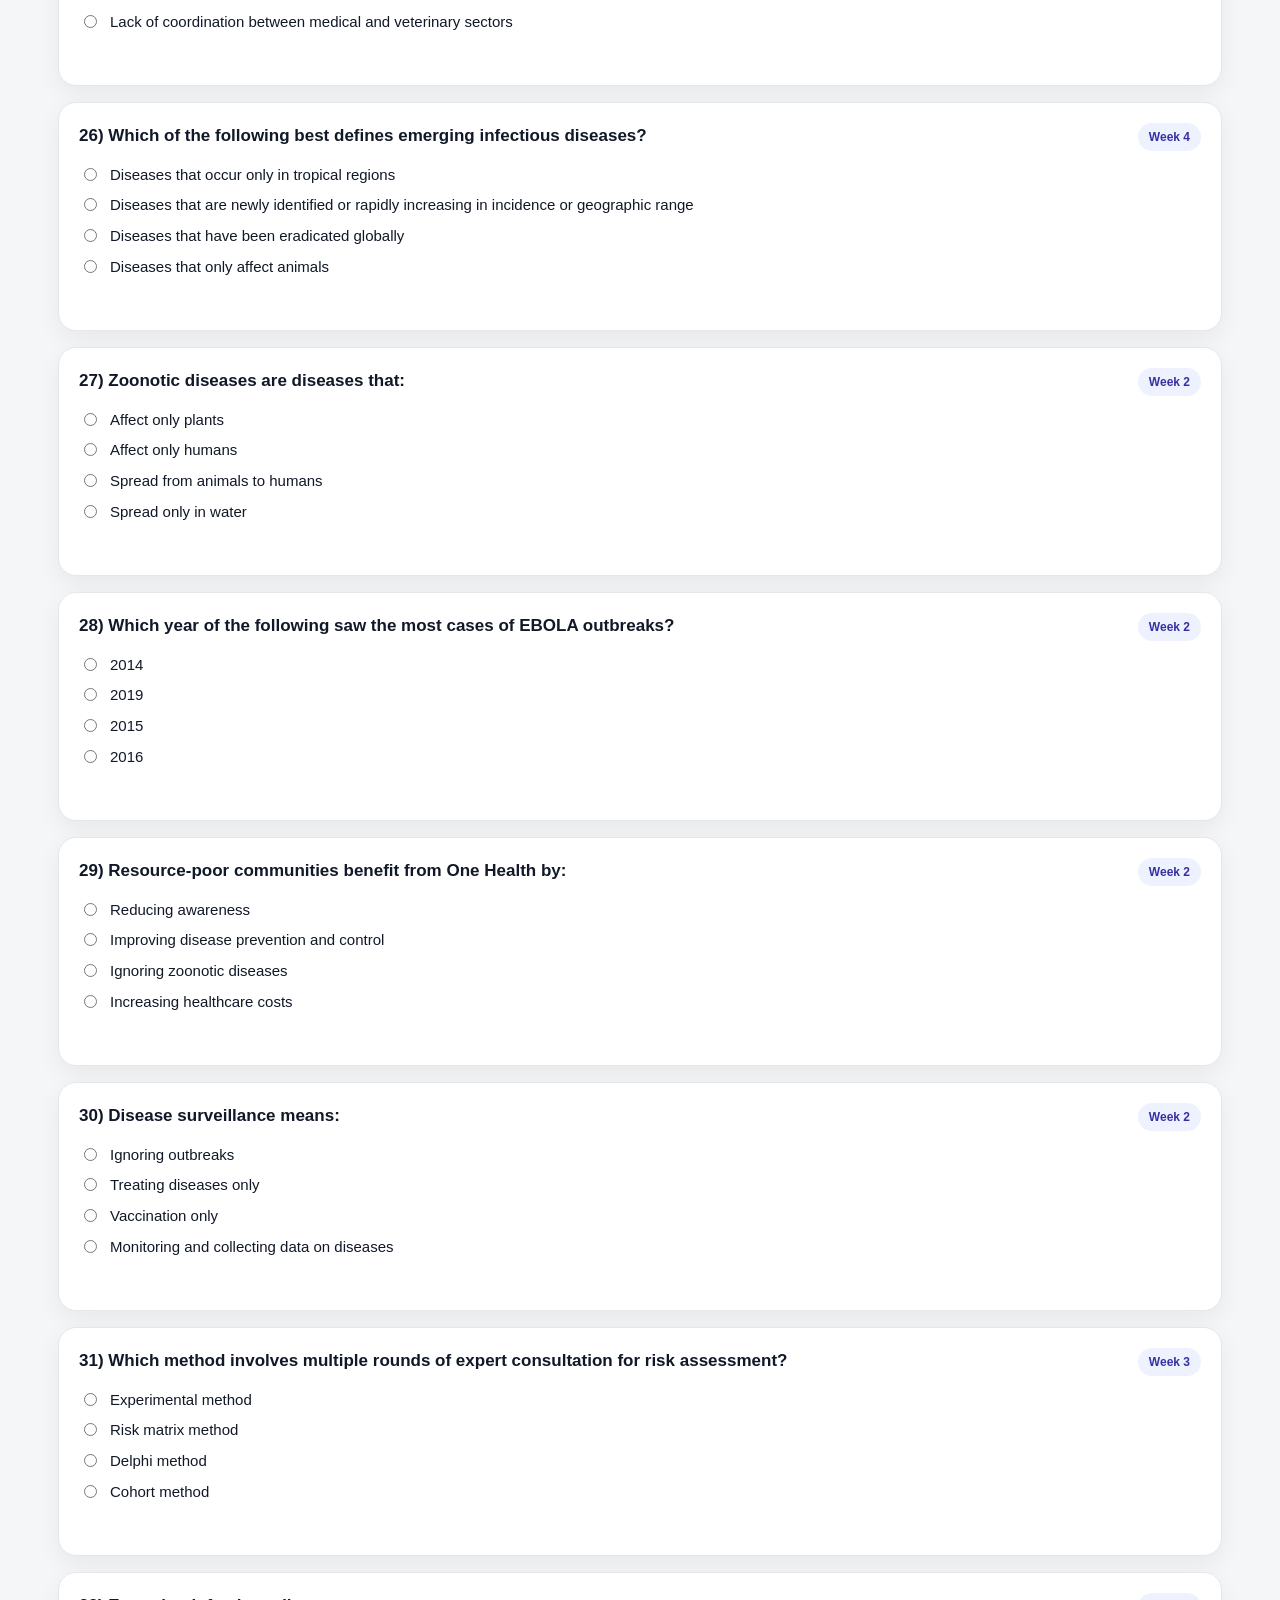
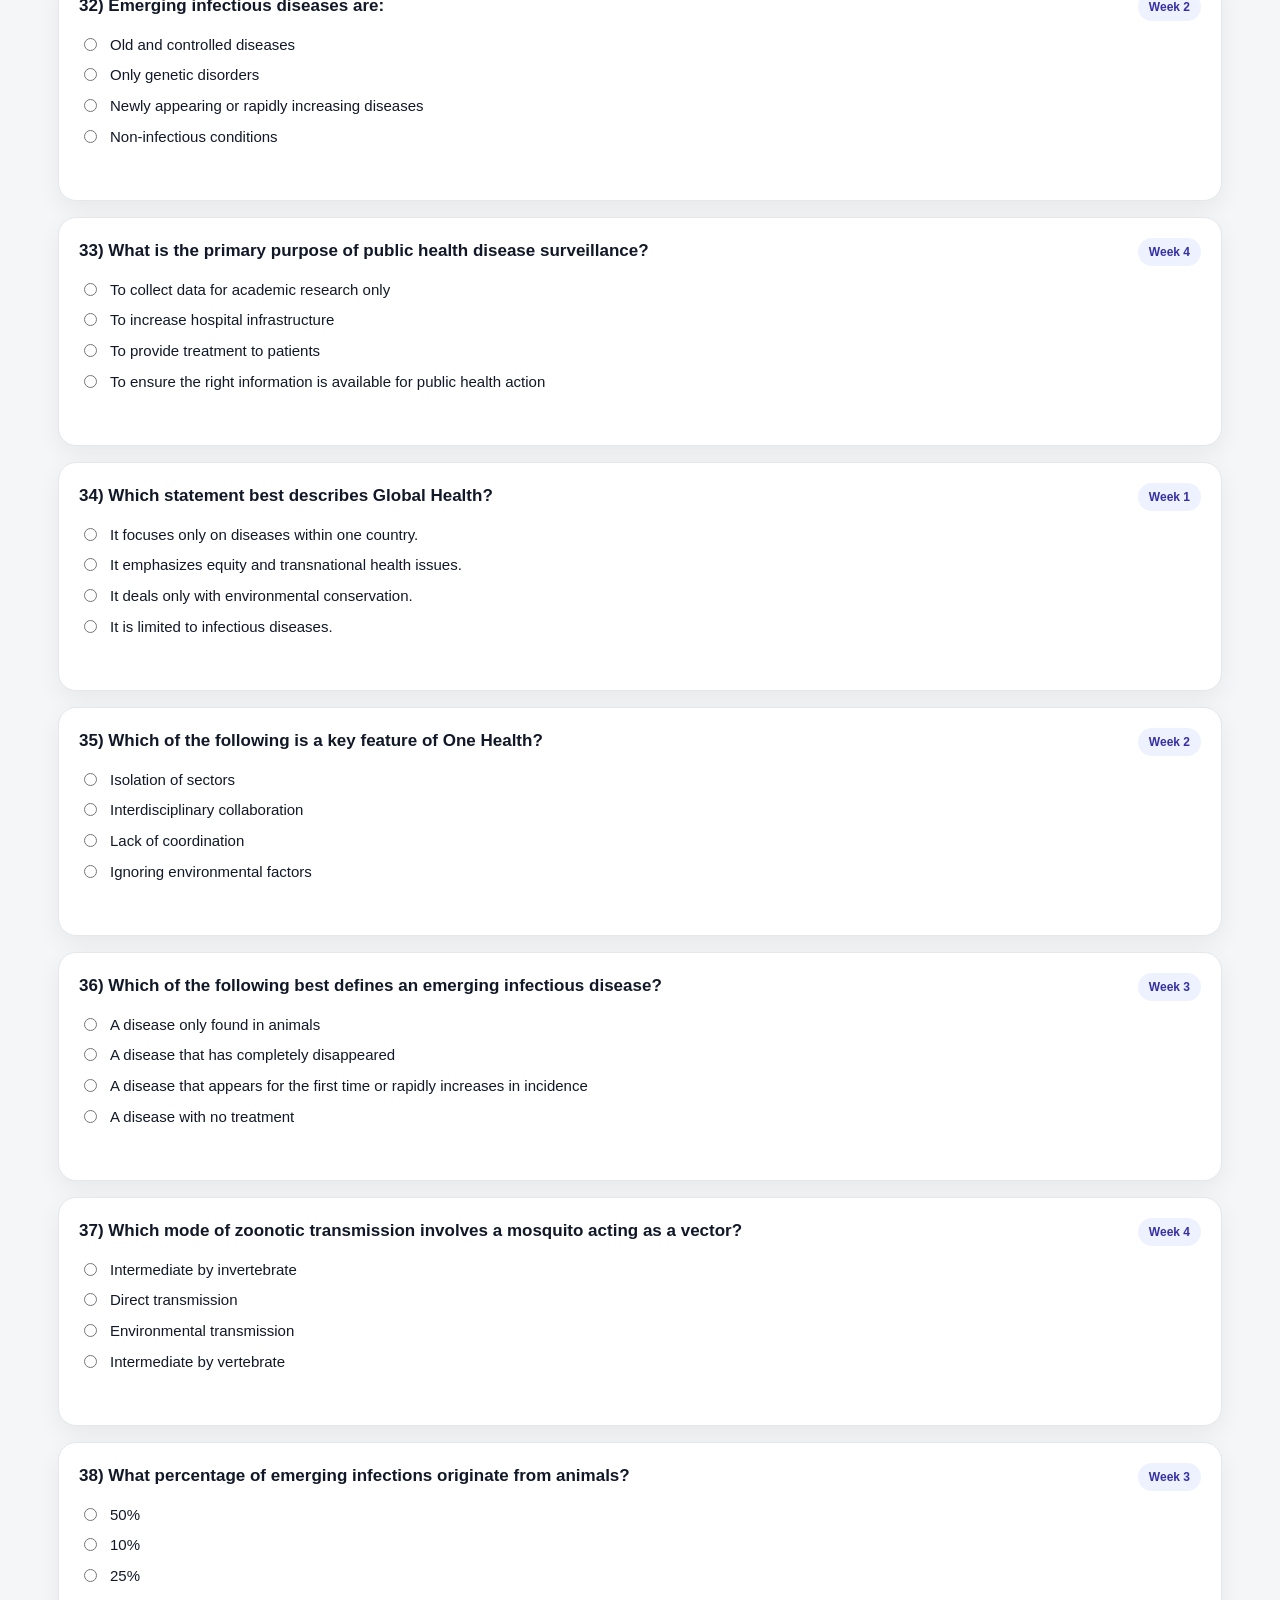
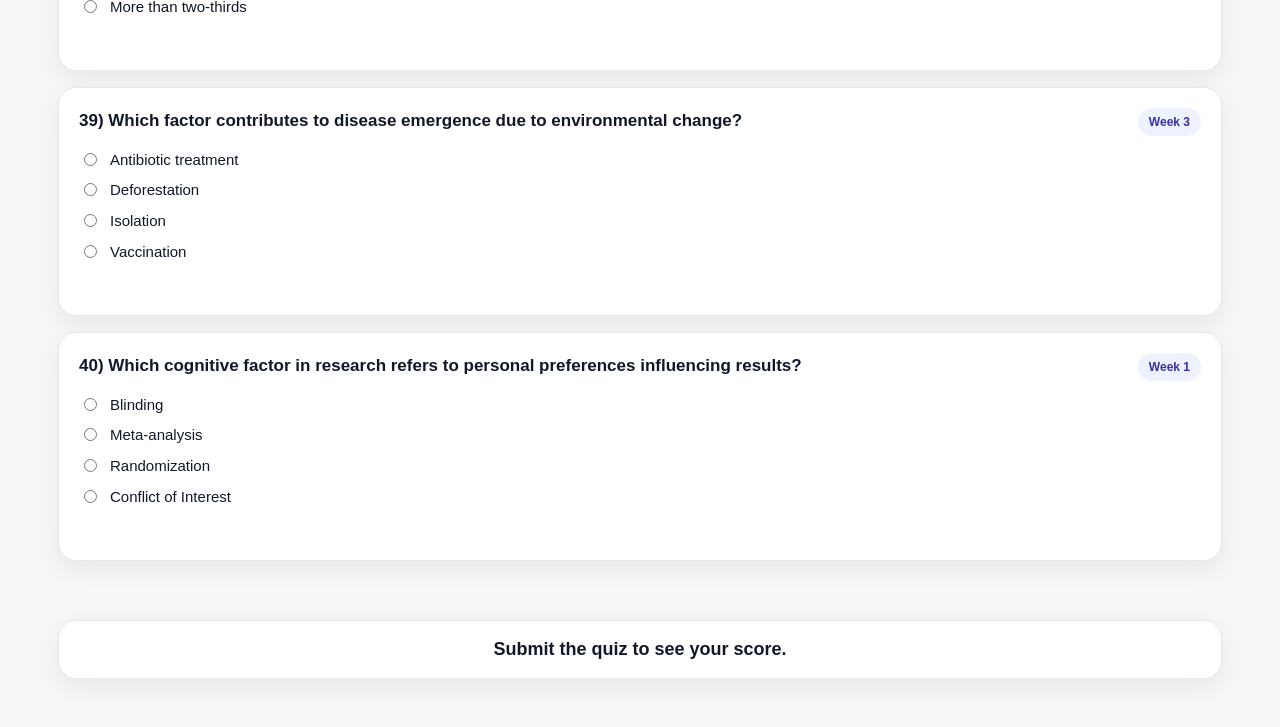
<file: 2026_One_Health_Assignments_new.html>
<!DOCTYPE html>
<html lang="en">
<head>
<meta charset="UTF-8">
<meta name="viewport" content="width=device-width, initial-scale=1.0">
<title>2026 One Health Assignments</title>
<style>
:root{--bg:#f4f6f8;--card:#fff;--text:#111827;--muted:#6b7280;--border:#e5e7eb;--shadow:0 8px 24px rgba(0,0,0,.06);--accent:#111827;--soft:#eef2ff;--softText:#3730a3;--green:#118a3a;--red:#c0262d}
*{box-sizing:border-box}
html{scroll-behavior:smooth}
body{margin:0;font-family:Arial,Helvetica,sans-serif;background:var(--bg);color:var(--text)}
.wrap{max-width:1200px;margin:0 auto;padding:24px 18px 48px}
header{text-align:center;padding:16px 0 22px}
h1{margin:0 0 8px;font-size:clamp(30px,4vw,50px);line-height:1.05;color:#000;font-weight:800}
.subtitle{margin:0 auto;max-width:850px;font-size:15px;color:var(--muted);line-height:1.6}
.page-switch{display:flex;justify-content:center;gap:10px;flex-wrap:wrap;margin:4px 0 18px}
.page-switch button,.week-tabs button,.toolbar button{border:0;border-radius:12px;padding:11px 17px;font-size:14px;font-weight:800;cursor:pointer}
.page-switch button{background:#e5e7eb;color:#374151}
.page-switch button.active{background:var(--accent);color:#fff}
.panel{display:none}
.panel.active{display:block}
.week-tabs{display:flex;justify-content:center;gap:9px;flex-wrap:wrap;margin:0 0 18px}
.week-tabs button{background:#fff;color:#374151;border:1px solid var(--border)}
.week-tabs button.active{background:var(--accent);color:#fff;border-color:var(--accent)}
.toolbar{display:flex;gap:10px;justify-content:center;flex-wrap:wrap;margin-bottom:16px}
.btn-primary{background:var(--accent);color:#fff}
.btn-secondary{background:#e5e7eb;color:#374151}
.meta{text-align:center;color:var(--muted);font-size:14px;margin-bottom:18px}
.quiz{display:grid;gap:16px}
.question-card{background:var(--card);border:1px solid var(--border);border-radius:18px;box-shadow:var(--shadow);padding:20px}
.qtop{display:flex;align-items:flex-start;justify-content:space-between;gap:14px;margin-bottom:13px}
.qtitle{font-size:17px;line-height:1.55;margin:0;font-weight:600}
.week-badge{flex:0 0 auto;background:var(--soft);color:var(--softText);border-radius:999px;padding:7px 11px;font-size:12px;font-weight:800;white-space:nowrap}
.options{display:grid;gap:9px}
label.opt{display:flex;gap:10px;align-items:flex-start;line-height:1.45;font-size:15px;cursor:pointer}
label.opt input{margin-top:4px;flex:0 0 auto}
.result{margin-top:12px;font-size:14px;font-weight:800;min-height:20px}
.correct{color:var(--green)}
.wrong{color:var(--red)}
.scorebox{margin-top:20px;background:#fff;border:1px solid var(--border);border-radius:18px;box-shadow:var(--shadow);padding:18px;text-align:center;font-size:18px;font-weight:800}
.scoredetails{display:block;margin-top:8px;color:var(--muted);font-size:14px}
.sticky-submit{position:sticky;bottom:14px;z-index:5;display:flex;justify-content:center;margin-top:18px;pointer-events:none}
.sticky-submit button{pointer-events:auto;box-shadow:0 10px 24px rgba(0,0,0,.14)}
.empty{display:none}
@media(max-width:640px){
 .wrap{padding:18px 12px 40px}.question-card{padding:16px}.qtitle{font-size:16px}
 .qtop{gap:8px}.week-badge{font-size:11px;padding:6px 9px}
}
</style>
</head>
<body>
<div class="wrap">
<header>
<h1>2026 One Health Assignments</h1>
<p class="subtitle">Interactive week-wise practice with shuffled questions and options, combined quizzes, instant scoring, and correct-answer feedback.</p>
</header>

<div class="page-switch">
<button id="page14Btn" class="active" onclick="switchPage('p14')">Weeks 1–4</button>
<button id="page58Btn" onclick="switchPage('p58')">Weeks 5–8</button>
<button id="page912Btn" onclick="switchPage('p912')">Weeks 9–12</button>
<button id="pageAllBtn" onclick="switchPage('pAll')">All Weeks</button>
</div>

<section id="p14" class="panel active">
<div class="week-tabs" id="tabs14">
<button data-view="w1">Week 1</button><button data-view="w2">Week 2</button><button data-view="w3">Week 3</button><button data-view="w4">Week 4</button><button data-view="combined14" class="active">Combined Quiz · Weeks 1–4</button>
</div>
<div id="quiz14"></div>
</section>

<section id="p58" class="panel">
<div class="week-tabs" id="tabs58">
<button data-view="w5">Week 5</button><button data-view="w6">Week 6</button><button data-view="w7">Week 7</button><button data-view="w8">Week 8</button><button data-view="combined58" class="active">Combined Quiz · Weeks 5–8</button>
</div>
<div id="quiz58"></div>
</section>

<section id="p912" class="panel">
<div class="week-tabs" id="tabs912">
<button data-view="w9">Week 9</button><button data-view="w10">Week 10</button><button data-view="w11">Week 11</button><button data-view="w12">Week 12</button><button data-view="combined912" class="active">Combined Quiz · Weeks 9–12</button>
</div>
<div id="quiz912"></div>
</section>

<section id="pAll" class="panel">
<div class="week-tabs" id="tabsAll">
<button data-view="combinedAll" class="active">Combined Quiz · All Weeks 1–12</button>
</div>
<div id="quizAll"></div>
</section>
</div>

<script>
const quizData = [{"week": 1, "q": "Which event is considered a major milestone in the development of the modern One Health approach?", "options": ["Alma-Ata Declaration (1978)", "Manhattan Principles (2004)", "Ottawa Charter (1986)", "Paris Agreement (2015)"], "answer": "Manhattan Principles (2004)"}, {"week": 1, "q": "The Quadripartite governing One Health consists of:", "options": ["WHO, FAO, WOAH, UNEP", "WHO, UNICEF, UNESCO, FAO", "WHO, CDC, FAO, ICMR", "FAO, UNICEF, UNEP, UNESCO"], "answer": "WHO, FAO, WOAH, UNEP"}, {"week": 1, "q": "Which discipline was described as the \"Father of Veterinary Epidemiology\"?", "options": ["Rudolf Virchow", "William Osler", "Calvin Schwabe", "Robert Koch"], "answer": "Calvin Schwabe"}, {"week": 1, "q": "Which of the following is an example of a One Health application?", "options": ["Integrated surveillance of antimicrobial resistance", "Building hospitals only", "Increasing vaccination of humans only", "Establishing medical colleges only"], "answer": "Integrated surveillance of antimicrobial resistance"}, {"week": 1, "q": "The WHO Tricycle Approach is primarily used for surveillance of:", "options": ["Malaria", "Tuberculosis", "Antimicrobial resistance", "HIV/AIDS"], "answer": "Antimicrobial resistance"}, {"week": 1, "q": "Which cognitive factor in research refers to personal preferences influencing results?", "options": ["Randomization", "Conflict of Interest", "Meta-analysis", "Blinding"], "answer": "Conflict of Interest"}, {"week": 1, "q": "Which unethical research incident falsely linked the MMR vaccine with autism?", "options": ["Tuskegee Study", "Willowbrook Study", "Andrew Wakefield study", "Stanford Prison Experiment"], "answer": "Andrew Wakefield study"}, {"week": 1, "q": "Which of the following is an important challenge in implementing the One Health approach?", "options": ["Excessive collaboration among sectors", "Lack of coordination between medical and veterinary sectors", "Lack of infectious diseases", "Overproduction of vaccines"], "answer": "Lack of coordination between medical and veterinary sectors"}, {"week": 1, "q": "Which disease category is most closely associated with the One Health concept?", "options": ["Genetic disorders", "Nutritional deficiency diseases", "Congenital disorders", "Zoonotic diseases"], "answer": "Zoonotic diseases"}, {"week": 1, "q": "Which statement best describes Global Health?", "options": ["It emphasizes equity and transnational health issues.", "It deals only with environmental conservation.", "It focuses only on diseases within one country.", "It is limited to infectious diseases."], "answer": "It emphasizes equity and transnational health issues."}, {"week": 2, "q": "Which year of the following saw the most cases of EBOLA outbreaks?", "options": ["2014", "2015", "2016", "2019"], "answer": "2014"}, {"week": 2, "q": "One Health emphasizes collaboration between:", "options": ["Multiple disciplines and sectors", "Farmers only", "Doctors only", "Veterinarians only"], "answer": "Multiple disciplines and sectors"}, {"week": 2, "q": "Integrated disease surveillance systems help in:", "options": ["Ignoring animal diseases", "Reducing communication", "Early detection and control of diseases", "Increasing disease spread"], "answer": "Early detection and control of diseases"}, {"week": 2, "q": "Zoonotic diseases are diseases that:", "options": ["Affect only plants", "Spread only in water", "Spread from animals to humans", "Affect only humans"], "answer": "Spread from animals to humans"}, {"week": 2, "q": "What were the significant risk factors involved in the NIPAH virus case?", "options": ["Hospital contact duration of more than 24 hours.", "Being present in the same room with that of the infected person", "Contact with body fluids", "All of the above"], "answer": "All of the above"}, {"week": 2, "q": "Which of the following is a key feature of One Health?", "options": ["Isolation of sectors", "Lack of coordination", "Ignoring environmental factors", "Interdisciplinary collaboration"], "answer": "Interdisciplinary collaboration"}, {"week": 2, "q": "Resource-poor communities benefit from One Health by:", "options": ["Increasing healthcare costs", "Improving disease prevention and control", "Ignoring zoonotic diseases", "Reducing awareness"], "answer": "Improving disease prevention and control"}, {"week": 2, "q": "Emerging infectious diseases are:", "options": ["Non-infectious conditions", "Only genetic disorders", "Old and controlled diseases", "Newly appearing or rapidly increasing diseases"], "answer": "Newly appearing or rapidly increasing diseases"}, {"week": 2, "q": "Disease surveillance means:", "options": ["Ignoring outbreaks", "Vaccination only", "Monitoring and collecting data on diseases", "Treating diseases only"], "answer": "Monitoring and collecting data on diseases"}, {"week": 2, "q": "Out of these States, which one had repeated outbreaks of the NIPAH virus?", "options": ["Odisha", "Kerala", "Karnataka", "Maharashtra"], "answer": "Kerala"}, {"week": 3, "q": "Which of the following best defines an emerging infectious disease?", "options": ["A disease that appears for the first time or rapidly increases in incidence", "A disease only found in animals", "A disease with no treatment", "A disease that has completely disappeared"], "answer": "A disease that appears for the first time or rapidly increases in incidence"}, {"week": 3, "q": "Which of the following is an example of a newly emerging infectious disease?", "options": ["Tuberculosis", "Cholera", "COVID-19", "Malaria"], "answer": "COVID-19"}, {"week": 3, "q": "Re-emerging diseases are those that:", "options": ["Never existed before", "Reappear after decline or control", "Only affect animals", "Are artificially created"], "answer": "Reappear after decline or control"}, {"week": 3, "q": "Which category includes diseases created intentionally for harm?", "options": ["Re-emerging diseases", "De-emerging diseases", "Deliberately emerging diseases", "Accidental diseases"], "answer": "Deliberately emerging diseases"}, {"week": 3, "q": "Which of the following diseases has been eradicated globally?", "options": ["Malaria", "Tuberculosis", "Polio", "Smallpox"], "answer": "Smallpox"}, {"week": 3, "q": "What percentage of emerging infections originate from animals?", "options": ["25%", "50%", "More than two-thirds", "10%"], "answer": "More than two-thirds"}, {"week": 3, "q": "Which of the following is NOT a stage in the pathogen pyramid?", "options": ["Epidemic spread", "Mutation", "Infection", "Exposure"], "answer": "Mutation"}, {"week": 3, "q": "Which factor contributes to disease emergence due to environmental change?", "options": ["Vaccination", "Antibiotic treatment", "Isolation", "Deforestation"], "answer": "Deforestation"}, {"week": 3, "q": "Which method involves multiple rounds of expert consultation for risk assessment?", "options": ["Delphi method", "Experimental method", "Risk matrix method", "Cohort method"], "answer": "Delphi method"}, {"week": 3, "q": "Overestimation of low-risk diseases leads to:", "options": ["Increased immunity", "Waste of resources", "Faster eradication", "Better control"], "answer": "Waste of resources"}, {"week": 4, "q": "Which of the following best defines emerging infectious diseases?", "options": ["Diseases that have been eradicated globally", "Diseases that are newly identified or rapidly increasing in incidence or geographic range", "Diseases that only affect animals", "Diseases that occur only in tropical regions"], "answer": "Diseases that are newly identified or rapidly increasing in incidence or geographic range"}, {"week": 4, "q": "Which of the following is an example of a reemerging disease?", "options": ["Zika virus", "West Nile virus", "Tuberculosis", "COVID-19"], "answer": "Tuberculosis"}, {"week": 4, "q": "In zoonotic spillover, what does \"pathogen pressure\" refer to?", "options": ["The immune response of humans", "The amount of pathogen available to humans at a given time and place", "The mutation rate of pathogens", "The number of animals infected"], "answer": "The amount of pathogen available to humans at a given time and place"}, {"week": 4, "q": "Which mode of zoonotic transmission involves a mosquito acting as a vector?", "options": ["Environmental transmission", "Direct transmission", "Intermediate by vertebrate", "Intermediate by invertebrate"], "answer": "Intermediate by invertebrate"}, {"week": 4, "q": "Which factor has significantly contributed to the rapid spread of infectious diseases in the 21st century?", "options": ["Decrease in global travel", "Improved sanitation", "Reduced urbanization", "Increased global connectivity and air travel"], "answer": "Increased global connectivity and air travel"}, {"week": 4, "q": "What is the primary purpose of public health disease surveillance?", "options": ["To provide treatment to patients", "To collect data for academic research only", "To ensure the right information is available for public health action", "To increase hospital infrastructure"], "answer": "To ensure the right information is available for public health action"}, {"week": 4, "q": "Which program was launched in 2004 to strengthen disease surveillance in India?", "options": ["NIKSHAY", "Integrated Disease Surveillance Project (IDSP)", "NVBDCP", "IHIP"], "answer": "Integrated Disease Surveillance Project (IDSP)"}, {"week": 4, "q": "What is a major gap in current health system approaches in India?", "options": ["Excess laboratory infrastructure", "Integration of surveillance data across sectors", "Over-reliance on genomic sequencing", "Lack of private healthcare providers"], "answer": "Integration of surveillance data across sectors"}, {"week": 4, "q": "Genome sequencing helps in public health by:", "options": ["Treating infections directly", "Increasing vaccine production speed", "Identifying and tracking pathogen mutations", "Reducing hospital costs"], "answer": "Identifying and tracking pathogen mutations"}, {"week": 4, "q": "Approximately what percentage of outbreaks in Maharashtra are detected through laboratory confirmation?", "options": ["5–10%", "15–20%", "30–40%", "50–60%"], "answer": "15–20%"}, {"week": 5, "q": "Which mosquito is the primary vector for malaria?", "options": ["Culex", "Aedes", "Anopheles", "Sandfly"], "answer": "Anopheles"}, {"week": 5, "q": "Which of the following diseases is transmitted by Aedes mosquitoes?", "options": ["Malaria", "Dengue", "Filariasis", "Kala-azar"], "answer": "Dengue"}, {"week": 5, "q": "Scrub typhus is transmitted by which stage of mite?", "options": ["Larval stage (chiggers)", "Pupal stage", "Adult stage", "Egg stage"], "answer": "Larval stage (chiggers)"}, {"week": 5, "q": "Japanese Encephalitis virus is mainly amplified in which animals?", "options": ["Dogs and cats", "Cattle and goats", "Birds and pigs", "Rodents only"], "answer": "Birds and pigs"}, {"week": 5, "q": "Which vector is responsible for transmitting Kala-azar (Visceral leishmaniasis)?", "options": ["Mosquito", "Tick", "Sandfly", "Flea"], "answer": "Sandfly"}, {"week": 5, "q": "Which of the following best defines an emerging infectious disease?", "options": ["A disease that has been eradicated", "A disease affecting only animals", "A disease with decreasing incidence", "A disease that has recently appeared or is rapidly increasing"], "answer": "A disease that has recently appeared or is rapidly increasing"}, {"week": 5, "q": "Which of the following is a biological driver of emerging infectious diseases?", "options": ["Urbanization", "Adaptation and change in microorganisms", "International travel", "Climate change"], "answer": "Adaptation and change in microorganisms"}, {"week": 5, "q": "Which factor helps an infectious disease become endemic or epidemic?", "options": ["Low population density", "Lack of transmission between humans", "Ability to spread from person to person", "Immediate recovery of infected individuals"], "answer": "Ability to spread from person to person"}, {"week": 5, "q": "Which of the following diseases emerged due to a new infectious agent?", "options": ["Tuberculosis", "HIV/AIDS", "Malaria", "Cholera"], "answer": "HIV/AIDS"}, {"week": 5, "q": "Which environmental factor contributes to emerging infectious diseases?", "options": ["Improved sanitation", "Reduced population density", "Limited travel", "Deforestation"], "answer": "Deforestation"}, {"week": 6, "q": "What is food safety?", "options": ["Preservation of food taste", "Increasing food production", "Handling and storage of food to prevent illness", "Cooking food at high temperature"], "answer": "Handling and storage of food to prevent illness"}, {"week": 6, "q": "Which of the following is NOT a type of food hazard?", "options": ["Biological", "Chemical", "Physical", "Mechanical"], "answer": "Mechanical"}, {"week": 6, "q": "Foodborne illness is mainly caused by:", "options": ["Fresh food", "Contaminated food", "Packaged food", "Organic food"], "answer": "Contaminated food"}, {"week": 6, "q": "Which microorganism is commonly associated with raw or undercooked meat?", "options": ["Salmonella", "Influenza virus", "HIV", "Plasmodium"], "answer": "Salmonella"}, {"week": 6, "q": "Which of the following is a key principle of food hygiene?", "options": ["Eat food quickly", "Avoid refrigeration", "Separate raw and cooked foods", "Store food at room temperature"], "answer": "Separate raw and cooked foods"}, {"week": 6, "q": "What does AMR stand for?", "options": ["Antimicrobial Reaction", "Anti-Microbial Regulation", "Antibiotic Medical Response", "Antimicrobial Resistance"], "answer": "Antimicrobial Resistance"}, {"week": 6, "q": "According to global estimates (2019), approximately how many deaths were directly caused by AMR?", "options": ["0.5 million", "1.27 million", "2.5 million", "4.95 million"], "answer": "1.27 million"}, {"week": 6, "q": "Which of the following is most affected by antimicrobial resistance?", "options": ["High-income countries only", "Low- and middle-income countries", "Only rural areas", "Only developed nations"], "answer": "Low- and middle-income countries"}, {"week": 6, "q": "What is the estimated increase in treatment cost for resistant infections in Indian hospitals?", "options": ["10% higher", "20% higher", "40% higher", "60% higher"], "answer": "40% higher"}, {"week": 6, "q": "What is the main goal of an Antibiotic Stewardship Program?", "options": ["Increase antibiotic sales", "Eliminate all infections", "Promote unnecessary antibiotic use", "Optimize antibiotic use to combat resistance"], "answer": "Optimize antibiotic use to combat resistance"}, {"week": 7, "q": "What is the main concept of “One Health”?", "options": ["Focus only on human diseases", "Focus only on animal health", "Integration of human, animal, and environmental health", "Study of plant diseases only"], "answer": "Integration of human, animal, and environmental health"}, {"week": 7, "q": "Which of the following is an example of a zoonotic disease?", "options": ["Diabetes", "Hypertension", "Asthma", "Rabies"], "answer": "Rabies"}, {"week": 7, "q": "Which of the following is a bacterial zoonotic disease?", "options": ["Rabies", "Tuberculosis", "Malaria", "Dengue"], "answer": "Tuberculosis"}, {"week": 7, "q": "Rabies is an example of which type of zoonotic disease?", "options": ["Bacterial", "Viral", "Fungal", "Protozoal"], "answer": "Viral"}, {"week": 7, "q": "Which of the following is a parasitic zoonotic disease?", "options": ["COVID-19", "Brucellosis", "Toxoplasmosis", "Influenza"], "answer": "Toxoplasmosis"}, {"week": 7, "q": "Which factor contributes to the spread of zoonotic diseases?", "options": ["Urbanization", "Climate change", "Deforestation", "All of the above"], "answer": "All of the above"}, {"week": 7, "q": "Which organization promotes the One Health concept globally?", "options": ["NASA", "WHO", "FIFA", "UNESCO"], "answer": "WHO"}, {"week": 7, "q": "Zoonotic diseases mainly spread through:", "options": ["Direct or indirect contact with animals", "Water only", "Sunlight", "Air only"], "answer": "Direct or indirect contact with animals"}, {"week": 7, "q": "The main goal of One Health is to:", "options": ["Treat only human diseases", "Achieve optimal health for humans, animals, and environment", "Eliminate all viruses", "Improve agricultural production"], "answer": "Achieve optimal health for humans, animals, and environment"}, {"week": 7, "q": "What are zoonotic diseases?", "options": ["Diseases transmitted only among humans", "Diseases caused by plants", "Diseases transmitted from animals to humans", "Genetic disorders"], "answer": "Diseases transmitted from animals to humans"}, {"week": 8, "q": "What is the ‘One Health’ approach?", "options": ["Study of human diseases only", "Integration of human, animal, and environmental health", "Focus only on veterinary science", "Study of ecosystem alone"], "answer": "Integration of human, animal, and environmental health"}, {"week": 8, "q": "According to WHO, One Health involves:", "options": ["Only medical research", "Animal disease control only", "Collaboration of multiple sectors for better public health", "Environmental conservation only"], "answer": "Collaboration of multiple sectors for better public health"}, {"week": 8, "q": "What is zoonotic spillover?", "options": ["Spread of disease within animals only", "Spread of disease through water", "Transfer of disease from humans to environment", "Process where animal pathogens infect humans"], "answer": "Process where animal pathogens infect humans"}, {"week": 8, "q": "Which of the following is a driver of zoonotic diseases?", "options": ["Improved sanitation", "Ecological and behavioral factors", "Vaccination programs", "Health awareness campaigns"], "answer": "Ecological and behavioral factors"}, {"week": 8, "q": "Which organizations are part of the global One Health initiative?", "options": ["WHO only", "WHO, FAO, OIE, UNEP", "Red Cross only", "UNICEF only"], "answer": "WHO, FAO, OIE, UNEP"}, {"week": 8, "q": "What is community participation?", "options": ["Government-only decision making", "Passive involvement of people", "Active engagement of people in solving their own problems", "Only financial contribution by community"], "answer": "Active engagement of people in solving their own problems"}, {"week": 8, "q": "Why is community participation important in public health?", "options": ["To reduce government workload only", "To eliminate need for healthcare workers", "To promote mutual exchange of information and resources", "To increase private sector profits"], "answer": "To promote mutual exchange of information and resources"}, {"week": 8, "q": "Which of the following is a key reason for promoting community participation?", "options": ["Increase in industrialization", "Lack of essential health services", "Decrease in population", "Rise in technology"], "answer": "Lack of essential health services"}, {"week": 8, "q": "The concept of “One Health” emphasizes:", "options": ["Only human health", "Only animal health", "Hospital-based treatment only", "Integration of human, animal, and environmental health"], "answer": "Integration of human, animal, and environmental health"}, {"week": 8, "q": "Who stated that “between animal and human medicine there is no dividing line”?", "options": ["Hippocrates", "Rudolf Virchow", "William Osler", "Bhore Committee"], "answer": "Rudolf Virchow"}, {"week": 9, "q": "Which of the following is an example of an observational study?", "options": ["Randomized Controlled Trial", "Cohort Study", "Clinical Trial", "Experimental Study"], "answer": "Cohort Study"}, {"week": 9, "q": "A cross-sectional study is best described as:", "options": ["Following subjects over time", "Studying exposure and outcome at a single point in time", "Comparing past exposure between cases and controls", "Assigning interventions randomly"], "answer": "Studying exposure and outcome at a single point in time"}, {"week": 9, "q": "Which study design is most suitable for studying rare diseases?", "options": ["Cross-sectional study", "Cohort study", "Case-control study", "Ecological study"], "answer": "Case-control study"}, {"week": 9, "q": "What is a major limitation of cross-sectional studies?", "options": ["Temporal ambiguity", "Ethical issues", "Long duration", "High cost"], "answer": "Temporal ambiguity"}, {"week": 9, "q": "Which study design is considered the strongest in terms of evidence?", "options": ["Case report", "Cross-sectional study", "Cohort study", "Clinical trial"], "answer": "Clinical trial"}, {"week": 9, "q": "Which of the following best defines a disaster according to the Disaster Management Act, 2005?", "options": ["Any natural calamity affecting animals only", "An event causing minor damage manageable by local authorities", "A grave occurrence causing loss of life and beyond community coping capacity", "Only man-made accidents in industries"], "answer": "A grave occurrence causing loss of life and beyond community coping capacity"}, {"week": 9, "q": "Which phase of disaster management includes search, rescue, triage, and first aid?", "options": ["Preparedness", "Mitigation", "Response", "Recovery"], "answer": "Response"}, {"week": 9, "q": "Which of the following is the FIRST step in an outbreak investigation?", "options": ["Confirm the diagnosis", "Analyze the data", "Define cases", "Determine the existence of an outbreak"], "answer": "Determine the existence of an outbreak"}, {"week": 9, "q": "Which of the following diseases is most likely to increase after a disaster due to altered ecology?", "options": ["Diabetes", "Malaria", "Hypertension", "Cancer"], "answer": "Malaria"}, {"week": 9, "q": "In a Rapid Response System (RRS), who is responsible for identifying a deteriorating patient and initiating a response?", "options": ["Responder", "Activator", "Administrator", "Quality Improvement Team"], "answer": "Activator"}, {"week": 10, "q": "What is a sample survey?", "options": ["A survey conducted on the entire population", "A survey conducted on a subset of the population", "A survey conducted only in hospitals", "A survey conducted only in rural areas"], "answer": "A survey conducted on a subset of the population"}, {"week": 10, "q": "Which of the following is a probability sampling technique?", "options": ["Convenience sampling", "Quota sampling", "Simple random sampling", "Snowball sampling"], "answer": "Simple random sampling"}, {"week": 10, "q": "In systematic sampling, what does k represent?", "options": ["Total population size", "Sampling interval", "Number of clusters", "Number of strata"], "answer": "Sampling interval"}, {"week": 10, "q": "Which sampling method involves selecting groups instead of individuals?", "options": ["Stratified sampling", "Cluster sampling", "Simple random sampling", "Systematic sampling"], "answer": "Cluster sampling"}, {"week": 10, "q": "What is mixed method research?", "options": ["Use of only qualitative methods", "Use of only quantitative methods", "Combination of qualitative and quantitative approaches", "Use of experimental methods only"], "answer": "Combination of qualitative and quantitative approaches"}, {"week": 10, "q": "Which of the following best defines incidence?", "options": ["Total number of cases in a population at a given time", "Number of new cases occurring in a population over a specified period", "Ratio of diseased to non-diseased individuals", "Proportion of deaths in a population"], "answer": "Number of new cases occurring in a population over a specified period"}, {"week": 10, "q": "Incidence proportion is also known as:", "options": ["Rate", "Risk", "Ratio", "Odds"], "answer": "Risk"}, {"week": 10, "q": "Which statement is correct about prevalence?", "options": ["Includes only new cases", "Measures only mortality", "Excludes existing cases", "Includes both old and new cases"], "answer": "Includes both old and new cases"}, {"week": 10, "q": "Which of the following is an example of inferential statistics?", "options": ["Mean", "Median", "Standard deviation", "Hypothesis testing"], "answer": "Hypothesis testing"}, {"week": 10, "q": "A p-value less than 0.05 indicates:", "options": ["No association exists", "Result is always true", "Result is statistically significant", "Study is invalid"], "answer": "Result is statistically significant"}, {"week": 11, "q": "What is meant by “policy” according to Thomas R. Dye?", "options": ["A set of laws passed by parliament", "Guidelines for private institutions", "Whatever governments choose to do or not do", "Only economic decisions"], "answer": "Whatever governments choose to do or not do"}, {"week": 11, "q": "Health policy analysis primarily helps in:", "options": ["Increasing hospital infrastructure", "Reducing healthcare costs", "Training doctors", "Separating problems into parts for better understanding"], "answer": "Separating problems into parts for better understanding"}, {"week": 11, "q": "The Health Policy Triangle includes which of the following components?", "options": ["Economy, Culture, Society", "Context, Content, Process, Actors", "Policy, Law, Ethics", "Government, NGOs, Public"], "answer": "Context, Content, Process, Actors"}, {"week": 11, "q": "Who defined policy as “the sum total of government action or signals of intent to final outcomes”?", "options": ["Thomas R. Dye", "Richard Titmuss", "Antonio Lascance", "Paul Cairney"], "answer": "Paul Cairney"}, {"week": 11, "q": "One Health approach focuses on:", "options": ["Only human health", "Only animal health", "The interconnected health of humans, animals, and environment", "Pharmaceutical policies"], "answer": "The interconnected health of humans, animals, and environment"}, {"week": 11, "q": "A major challenge in implementing One Health is:", "options": ["Lack of medicines", "Political and institutional barriers", "Lack of hospitals", "High patient load"], "answer": "Political and institutional barriers"}, {"week": 11, "q": "Health policy analysis is considered:", "options": ["A single-discipline approach", "A multi-disciplinary approach", "A purely medical approach", "A legal-only approach"], "answer": "A multi-disciplinary approach"}, {"week": 11, "q": "According to Richard Titmuss, policy refers to:", "options": ["Principles that govern action toward goals", "Medical guidelines", "Government funding", "Legal frameworks only"], "answer": "Principles that govern action toward goals"}, {"week": 11, "q": "Why is a unified policy important in One Health?", "options": ["To reduce hospital costs", "To address shared health threats across sectors", "To increase animal production", "To improve technology"], "answer": "To address shared health threats across sectors"}, {"week": 11, "q": "Health policy analysis mainly studies the interaction between:", "options": ["Doctors and patients", "Hospitals and governments", "Institutions, interests, and ideas", "Economy and technology"], "answer": "Institutions, interests, and ideas"}, {"week": 12, "q": "Which factor played a key role in the success of malaria control in Kheda district?", "options": ["Use of advanced hospitals only", "Dependence on traditional healers", "Community participation and health education", "Ignoring environmental factors"], "answer": "Community participation and health education"}, {"week": 12, "q": "The DASTAK program in Gorakhpur region was mainly aimed at controlling which disease?", "options": ["Malaria", "Dengue", "JE/AES (Japanese Encephalitis / Acute Encephalitis Syndrome)", "COVID-19"], "answer": "JE/AES (Japanese Encephalitis / Acute Encephalitis Syndrome)"}, {"week": 12, "q": "Which of the following is a key preventive measure highlighted for dengue control?", "options": ["Increasing sugar intake", "Eliminating mosquito breeding sites", "Avoiding vaccination", "Using antibiotics regularly"], "answer": "Eliminating mosquito breeding sites"}, {"week": 12, "q": "What is Community Engagement?", "options": ["Working independently to solve health issues", "Working collaboratively with groups to address well-being issues", "Providing only financial aid to communities", "Ignoring community participation"], "answer": "Working collaboratively with groups to address well-being issues"}, {"week": 12, "q": "Which of the following is NOT a level of community engagement according to WHO (2020)?", "options": ["Inform", "Consult", "Control", "Empower"], "answer": "Control"}, {"week": 12, "q": "What is one key feature of an effective media message?", "options": ["Use of complex technical jargon", "Long and detailed explanations", "Jargon-free and audience-focused content", "Ignoring the target audience"], "answer": "Jargon-free and audience-focused content"}, {"week": 12, "q": "What does ICMR stand for?", "options": ["Indian Council of Medical Research", "International Council of Medical Research", "Indian Committee of Medical Resources", "Institute of Clinical Medical Research"], "answer": "Indian Council of Medical Research"}, {"week": 12, "q": "In which year was ICMR renamed from IRFA?", "options": ["1911", "1949", "1952", "1960"], "answer": "1949"}, {"week": 12, "q": "Which of the following was a major achievement of India during COVID-19?", "options": ["Importing all vaccines", "No vaccination program", "Largest and fastest vaccination drive", "Stopping all research activities"], "answer": "Largest and fastest vaccination drive"}, {"week": 12, "q": "What technological platform was used in India to monitor COVID-19 vaccination?", "options": ["Aarogya Setu", "CoWin", "DigiHealth", "HealthTrack"], "answer": "CoWin"}];

function shuffle(a){
  a=[...a];
  for(let i=a.length-1;i>0;i--){
    const j=Math.floor(Math.random()*(i+1));
    [a[i],a[j]]=[a[j],a[i]];
  }
  return a;
}
function norm(s){return String(s).trim().toLowerCase().replace(/\s+/g," ");}
function esc(s){
  return String(s).replace(/&/g,"&amp;").replace(/</g,"&lt;").replace(/>/g,"&gt;").replace(/"/g,"&quot;");
}

const state={
 p14:{view:"combined14",questions:[],submitted:false},
 p58:{view:"combined58",questions:[],submitted:false},
 p912:{view:"combined912",questions:[],submitted:false},
 pAll:{view:"combinedAll",questions:[],submitted:false}
};

function getQuestions(view){
  if(view==="combined14") return quizData.filter(x=>x.week>=1&&x.week<=4);
  if(view==="combined58") return quizData.filter(x=>x.week>=5&&x.week<=8);
  if(view==="combined912") return quizData.filter(x=>x.week>=9&&x.week<=12);
  if(view==="combinedAll") return quizData.filter(x=>x.week>=1&&x.week<=12);
  const w=Number(view.slice(1));
  return quizData.filter(x=>x.week===w);
}

function pageForView(view){
  if(view==="combined14"||view==="combined58"||view==="combined912"||view==="combinedAll") return view;
  const n=Number(view.slice(1));
  return n<=4?"p14":n<=8?"p58":"p912";
}

function render(pageId){
  const s=state[pageId];
  const box=document.getElementById(pageId==="p14"?"quiz14":pageId==="p58"?"quiz58":pageId==="p912"?"quiz912":"quizAll");
  const source=getQuestions(s.view);
  s.questions=shuffle(source).map((x)=>({...x,options:shuffle(x.options)}));
  s.submitted=false;

  let label=s.view==="combined14"?"Combined Quiz · Weeks 1–4":
            s.view==="combined58"?"Combined Quiz · Weeks 5–8":
            s.view==="combined912"?"Combined Quiz · Weeks 9–12":
            s.view==="combinedAll"?"Combined Quiz · All Weeks 1–12":
            "Week "+s.view.slice(1);

  box.innerHTML=`
    <div class="toolbar">
      <button class="btn-primary" type="button" onclick="submitQuiz('${pageId}')">Submit</button>
      <button class="btn-secondary" type="button" onclick="resetQuiz('${pageId}')">Reset</button>
    </div>
    <div class="meta">${s.questions.length} questions loaded · ${esc(label)} · Questions and options are shuffled.</div>
    <form class="quiz" id="${pageId}Form"></form>
    <div class="sticky-submit"><button class="btn-primary" type="button" onclick="submitQuiz('${pageId}')">Submit</button></div>
    <div class="scorebox" id="${pageId}Score">Submit the quiz to see your score.</div>
  `;

  const form=document.getElementById(pageId+"Form");
  s.questions.forEach((x,i)=>{
    const card=document.createElement("div");
    card.className="question-card";
    card.innerHTML=`
      <div class="qtop">
        <p class="qtitle">${i+1}) ${esc(x.q)}</p>
        <div class="week-badge">Week ${x.week}</div>
      </div>
      <div class="options">
        ${x.options.map(o=>`<label class="opt"><input type="radio" name="${pageId}q${i}" value="${esc(o)}"><span>${esc(o)}</span></label>`).join("")}
      </div>
      <div class="result" id="${pageId}r${i}"></div>`;
    form.appendChild(card);
  });
}

function submitQuiz(pageId){
  const s=state[pageId];
  let score=0,c=0,w=0,b=0;
  s.questions.forEach((x,i)=>{
    const sel=document.querySelector(`input[name="${pageId}q${i}"]:checked`);
    const r=document.getElementById(`${pageId}r${i}`);
    if(!sel){
      b++; r.textContent=`❌ Not Answered | Correct: ${x.answer}`; r.className="result wrong";
    }else if(norm(sel.value)===norm(x.answer)){
      score++; c++; r.textContent="✅ Correct"; r.className="result correct";
    }else{
      w++; r.textContent=`❌ Wrong | Correct: ${x.answer}`; r.className="result wrong";
    }
  });
  s.submitted=true;
  document.getElementById(pageId+"Score").innerHTML=
    `Final Score: ${score} / ${s.questions.length}
     <span class="scoredetails">Correct: ${c} &nbsp;|&nbsp; Wrong: ${w} &nbsp;|&nbsp; Not Answered: ${b}</span>`;
  document.getElementById(pageId+"Score").scrollIntoView({behavior:"smooth",block:"center"});
}

function resetQuiz(pageId){
  render(pageId);
  window.scrollTo({top:0,behavior:"smooth"});
}

function switchPage(pageId){
  document.querySelectorAll(".panel").forEach(x=>x.classList.remove("active"));
  document.getElementById(pageId).classList.add("active");
  document.getElementById("page14Btn").classList.toggle("active",pageId==="p14");
  document.getElementById("page58Btn").classList.toggle("active",pageId==="p58");
  document.getElementById("page912Btn").classList.toggle("active",pageId==="p912");
  document.getElementById("pageAllBtn").classList.toggle("active",pageId==="pAll");
  window.scrollTo({top:0,behavior:"smooth"});
}

function setupTabs(){
  document.querySelectorAll(".week-tabs").forEach(tabs=>{
    tabs.querySelectorAll("button").forEach(btn=>{
      btn.addEventListener("click",()=>{
        const panel=tabs.parentElement.id;
        const pageId=panel==="p14"?"p14":panel==="p58"?"p58":panel==="p912"?"p912":"pAll";
        const view=btn.dataset.view;
        state[pageId].view=view;
        tabs.querySelectorAll("button").forEach(b=>b.classList.remove("active"));
        btn.classList.add("active");
        render(pageId);
        window.scrollTo({top:0,behavior:"smooth"});
      });
    });
  });
}

setupTabs();
render("p14");
render("p58");
render("p912");
render("pAll");
</script>
</body>
</html>
</file>
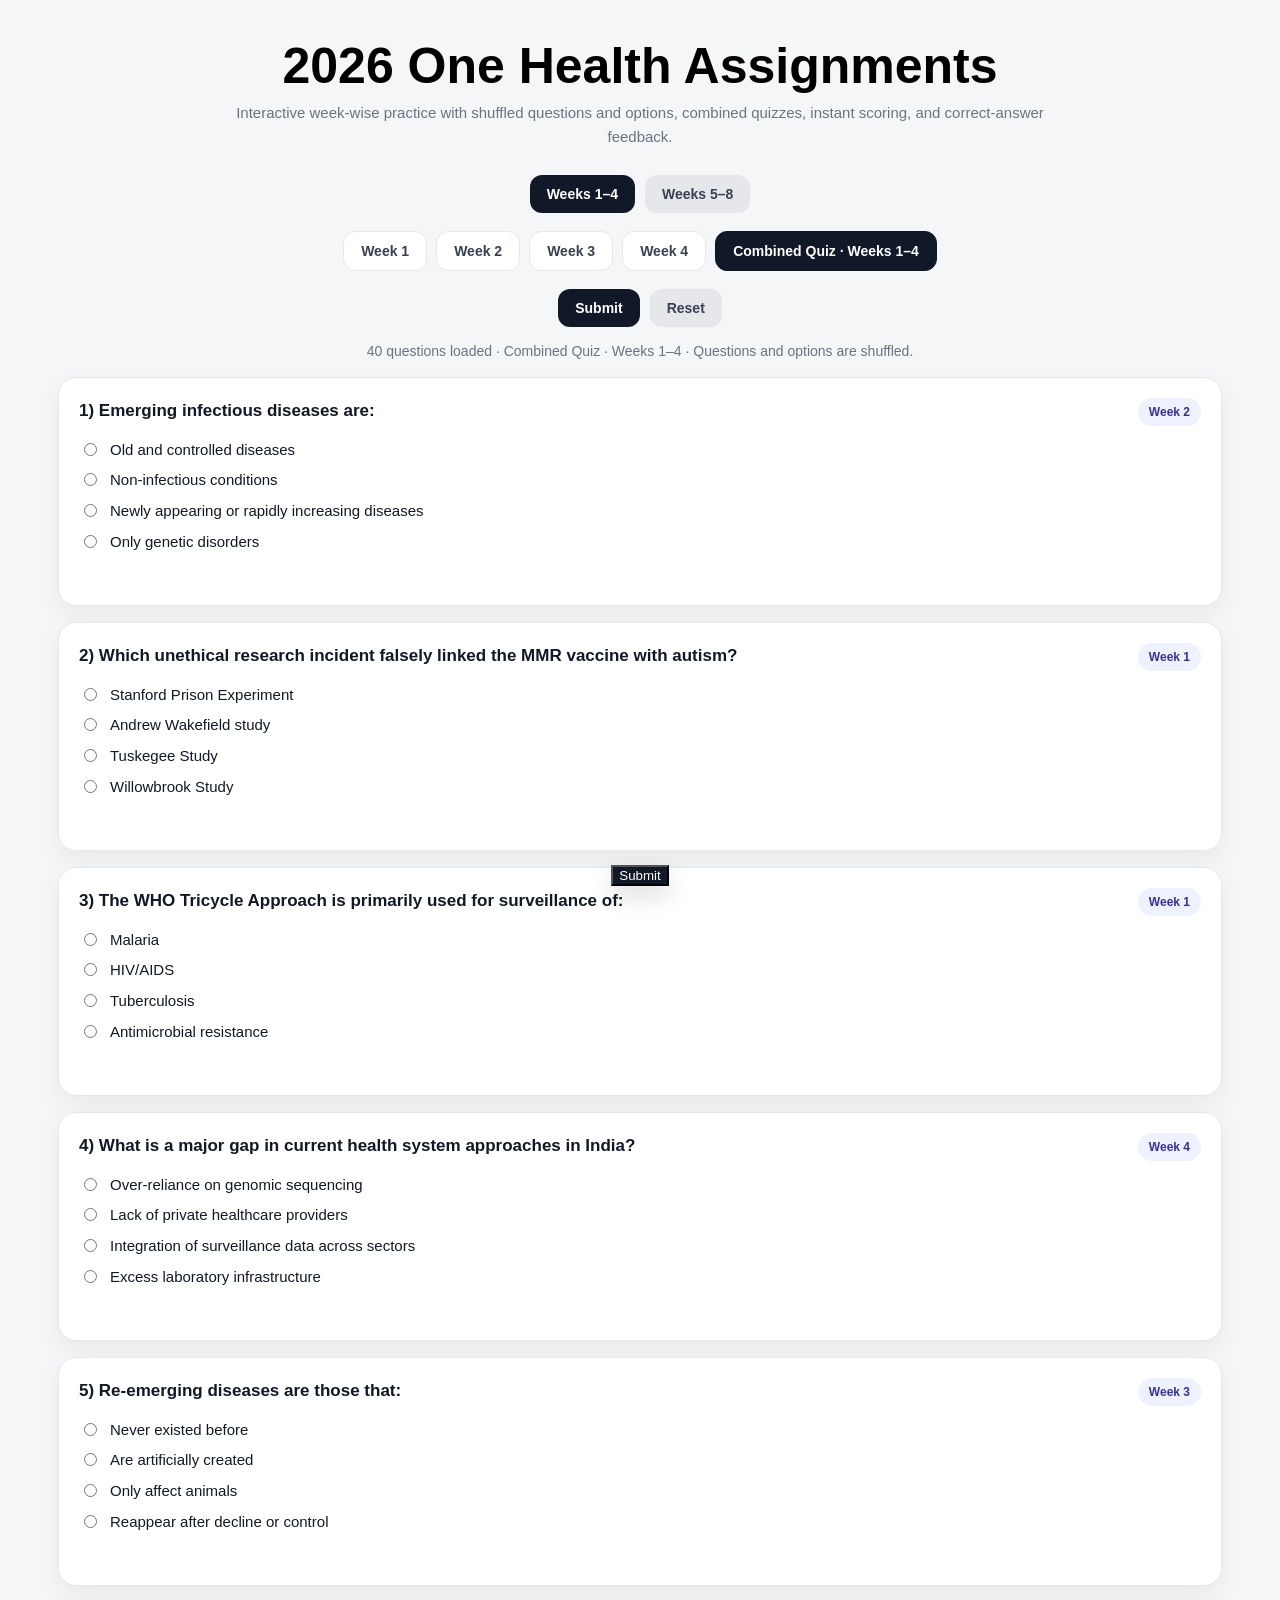
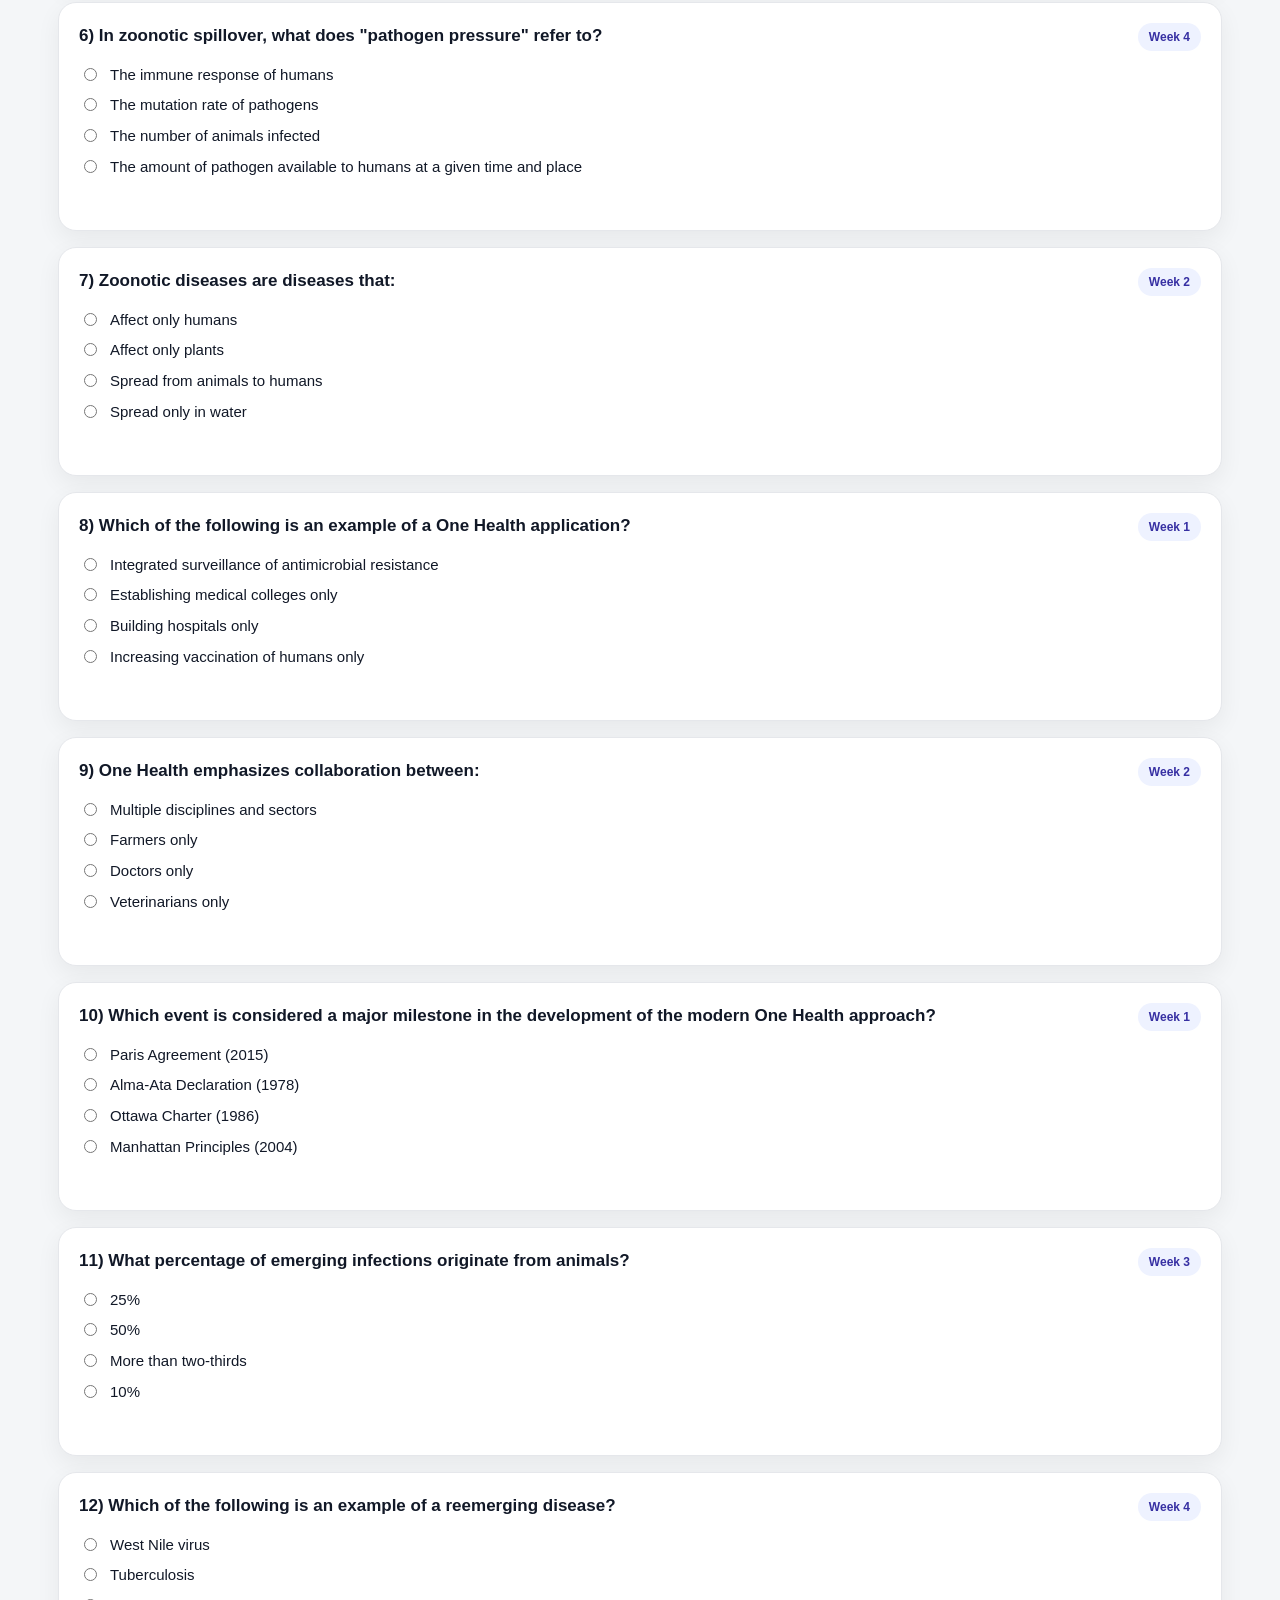
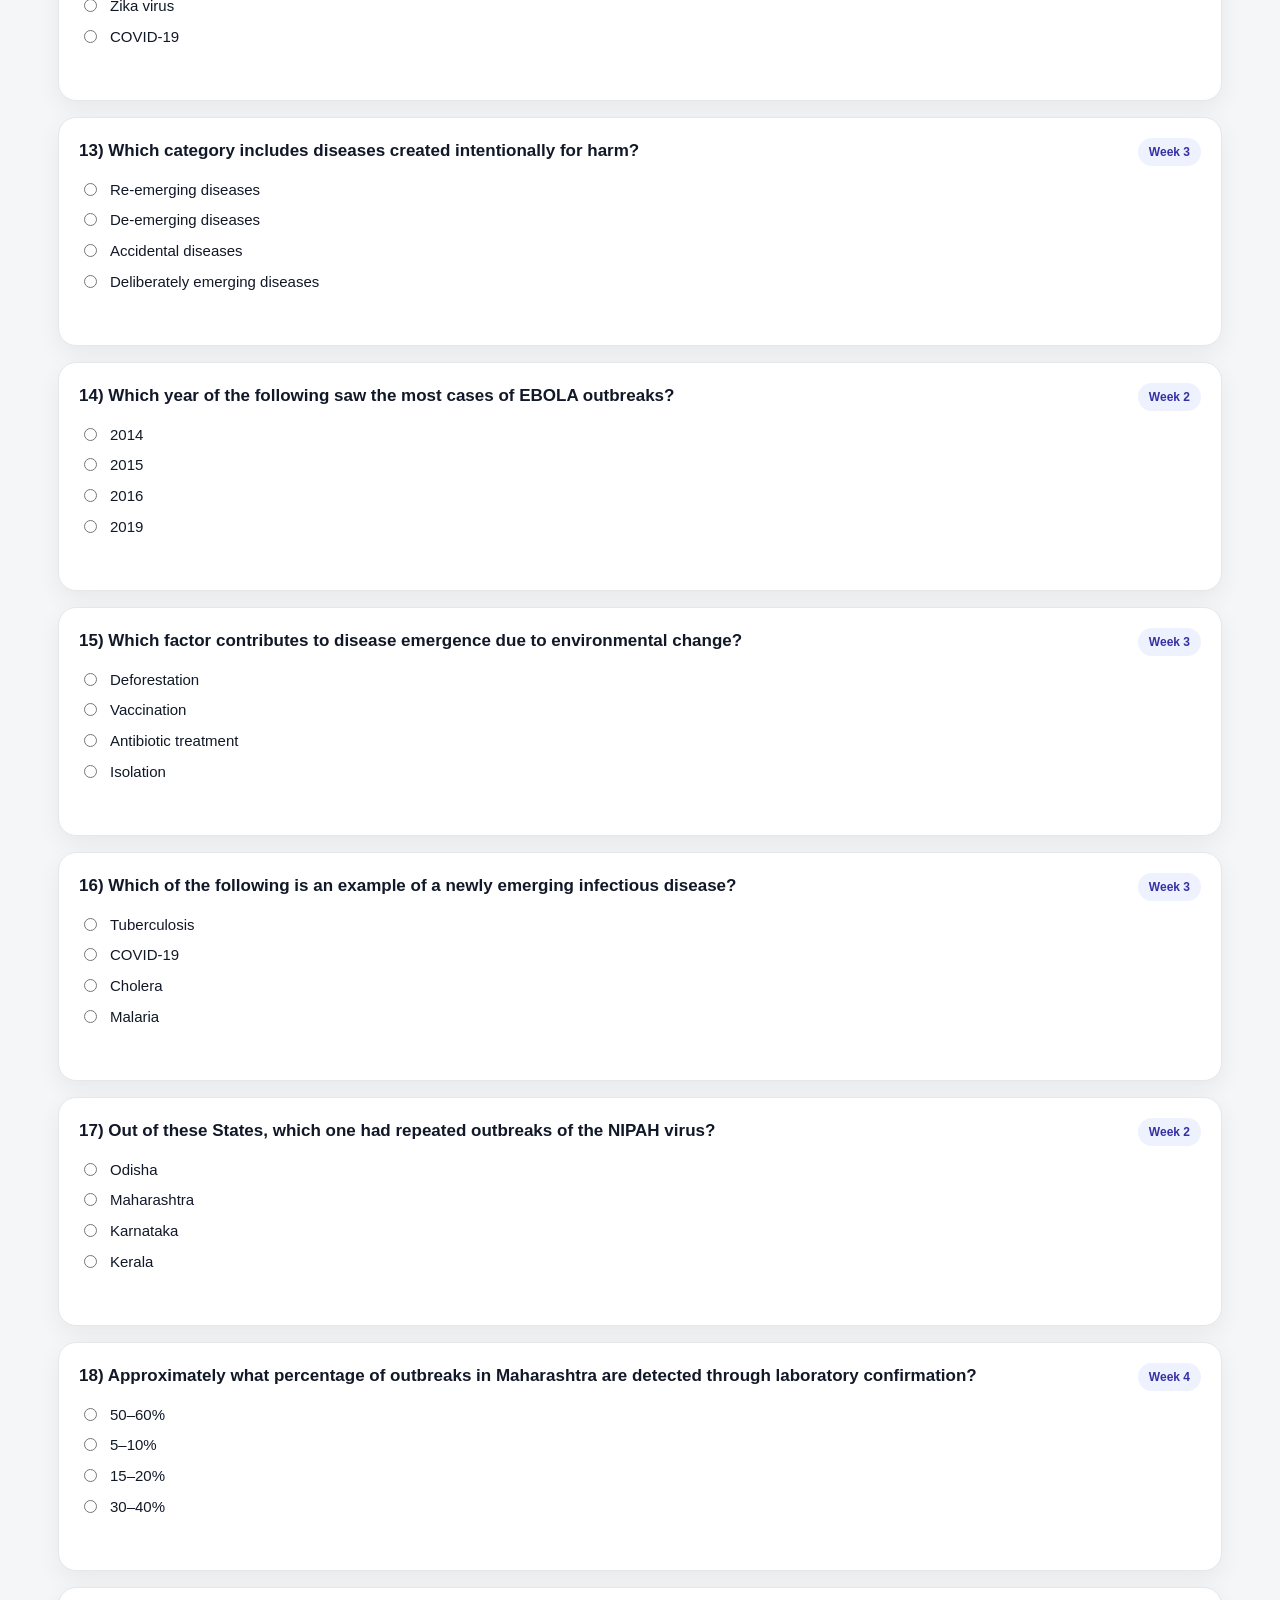
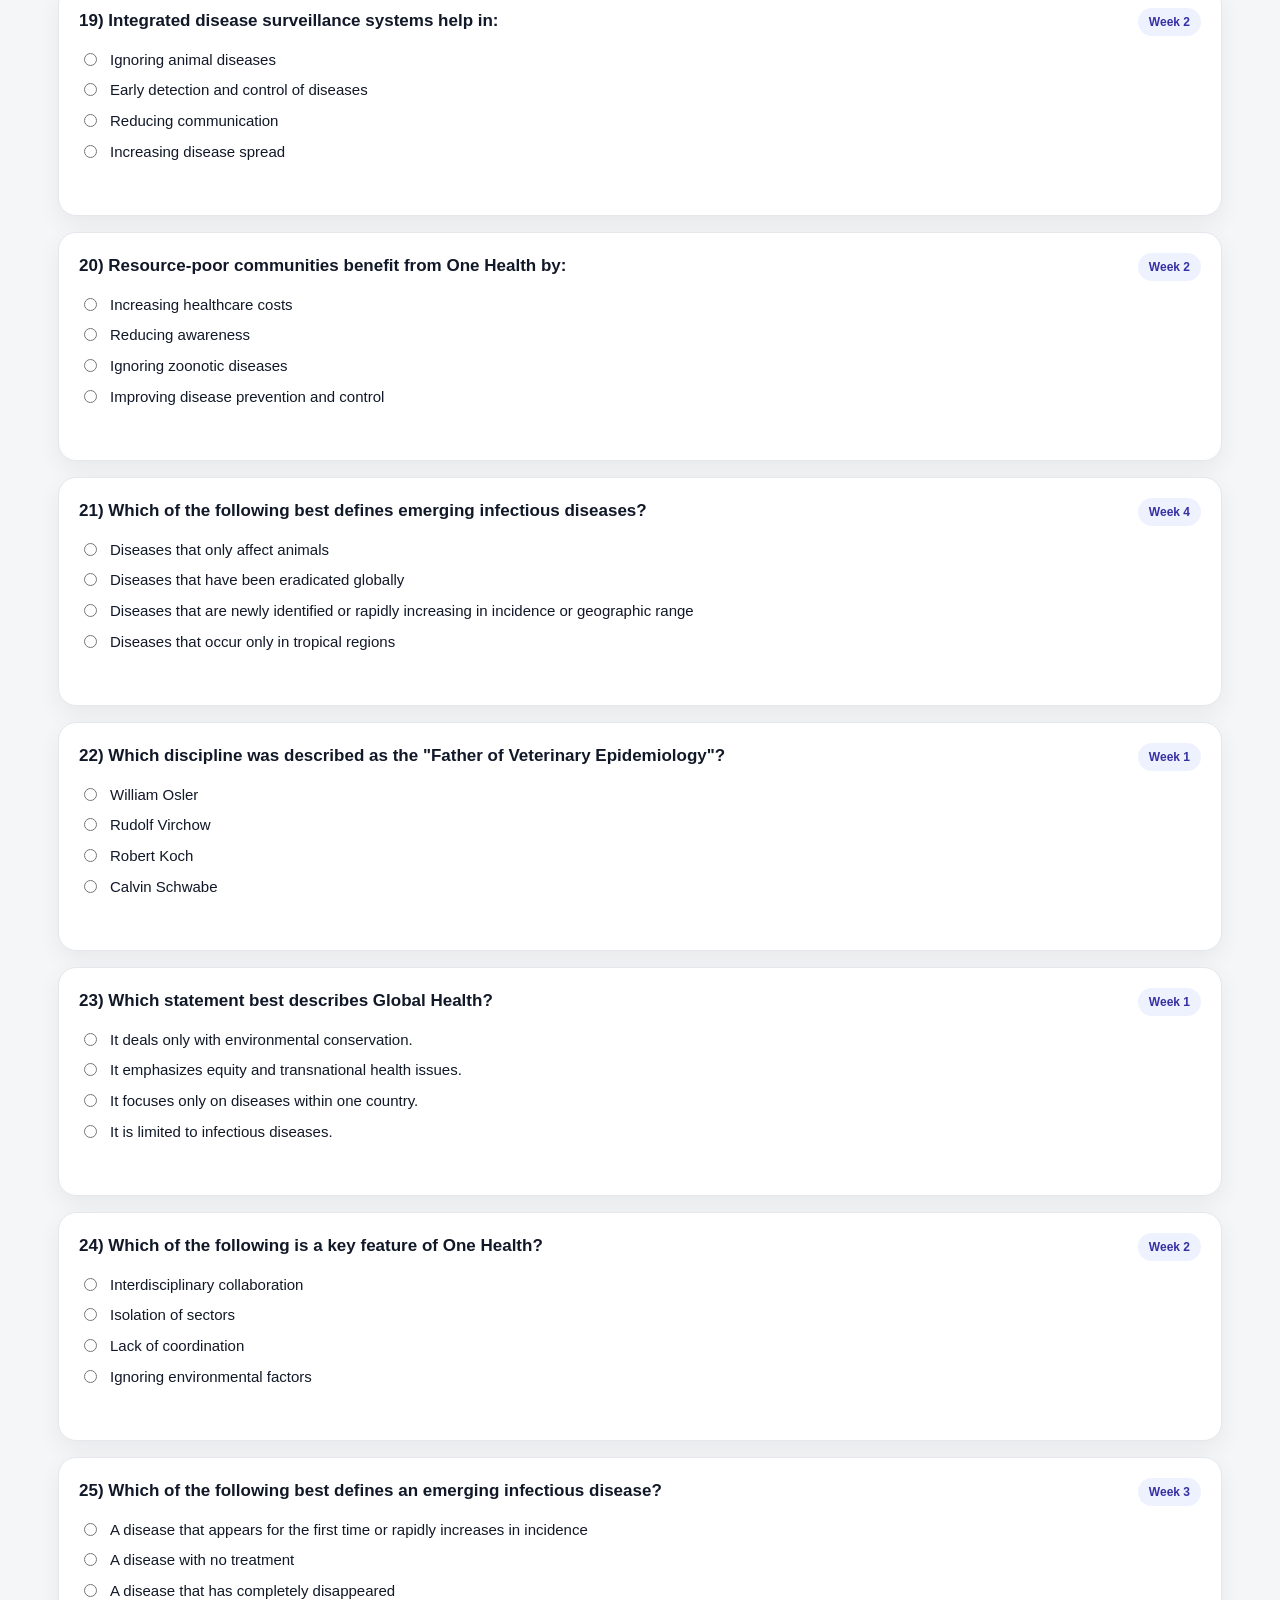
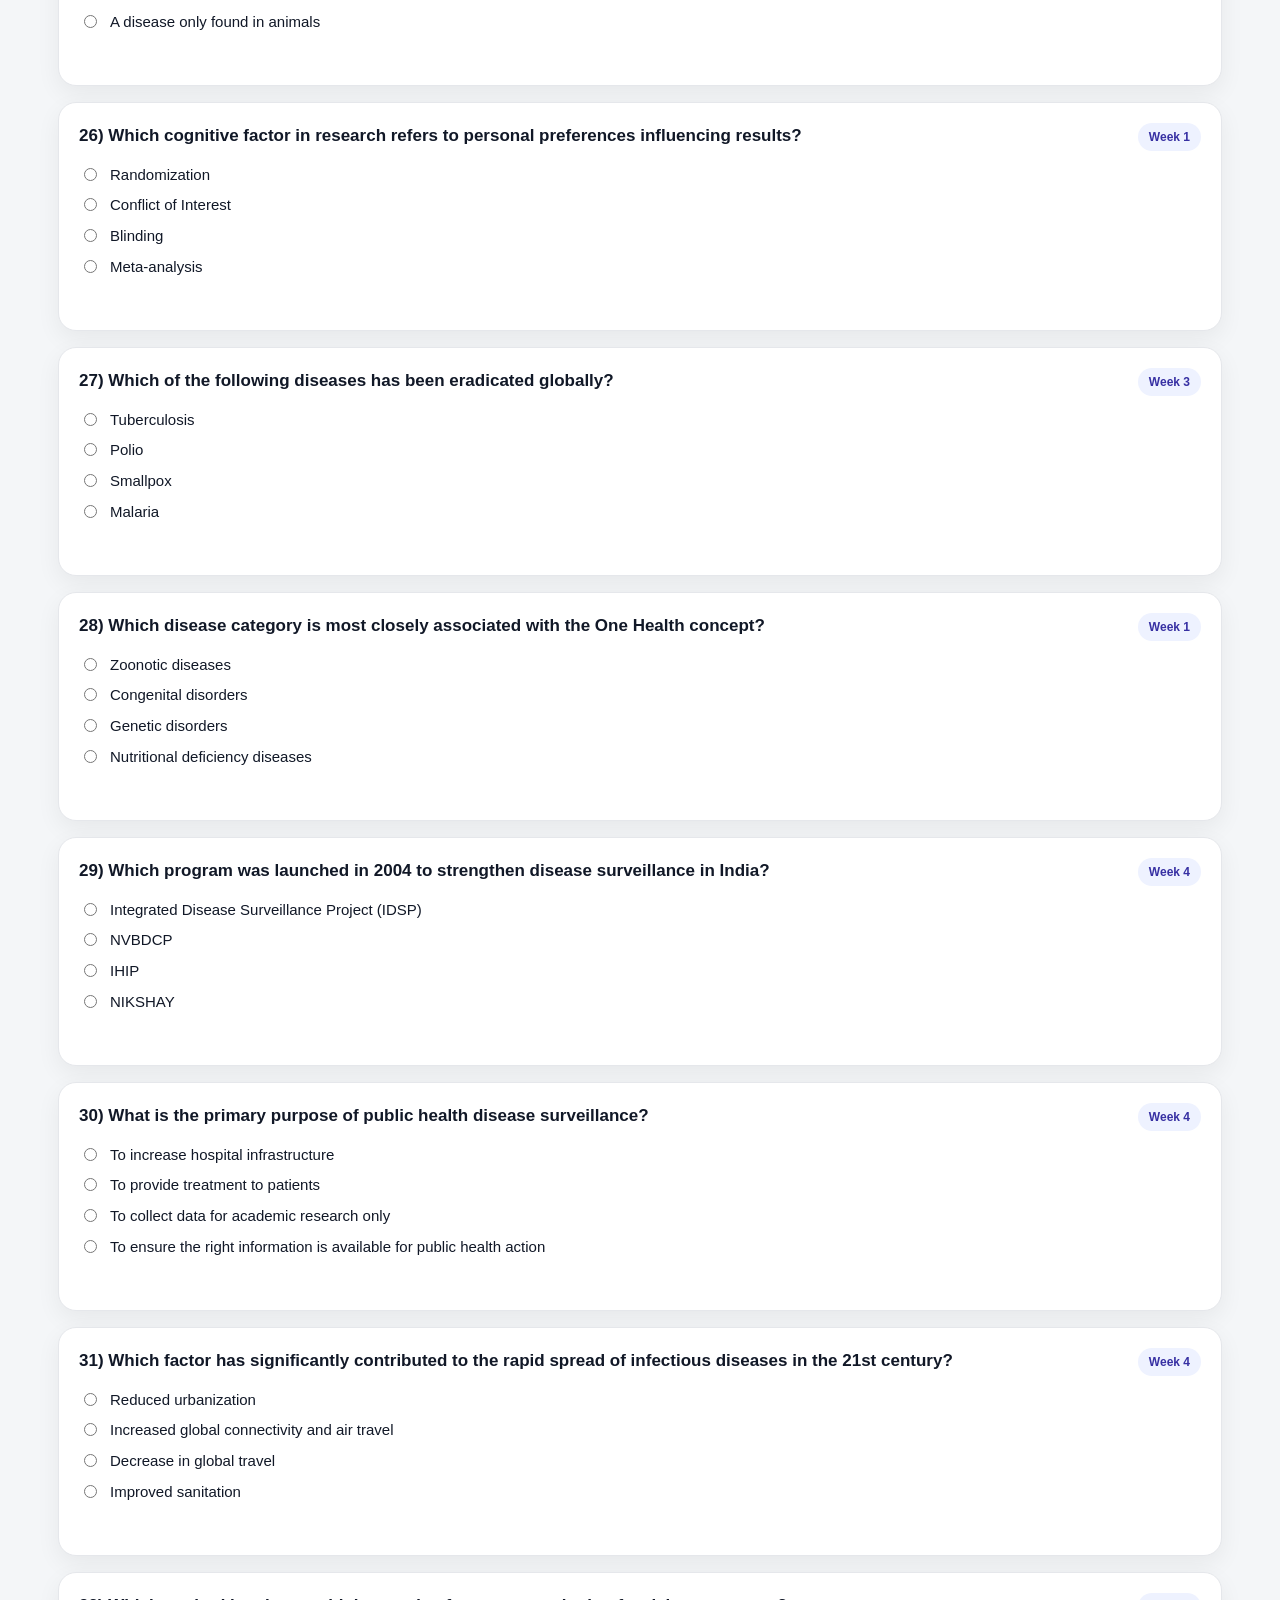
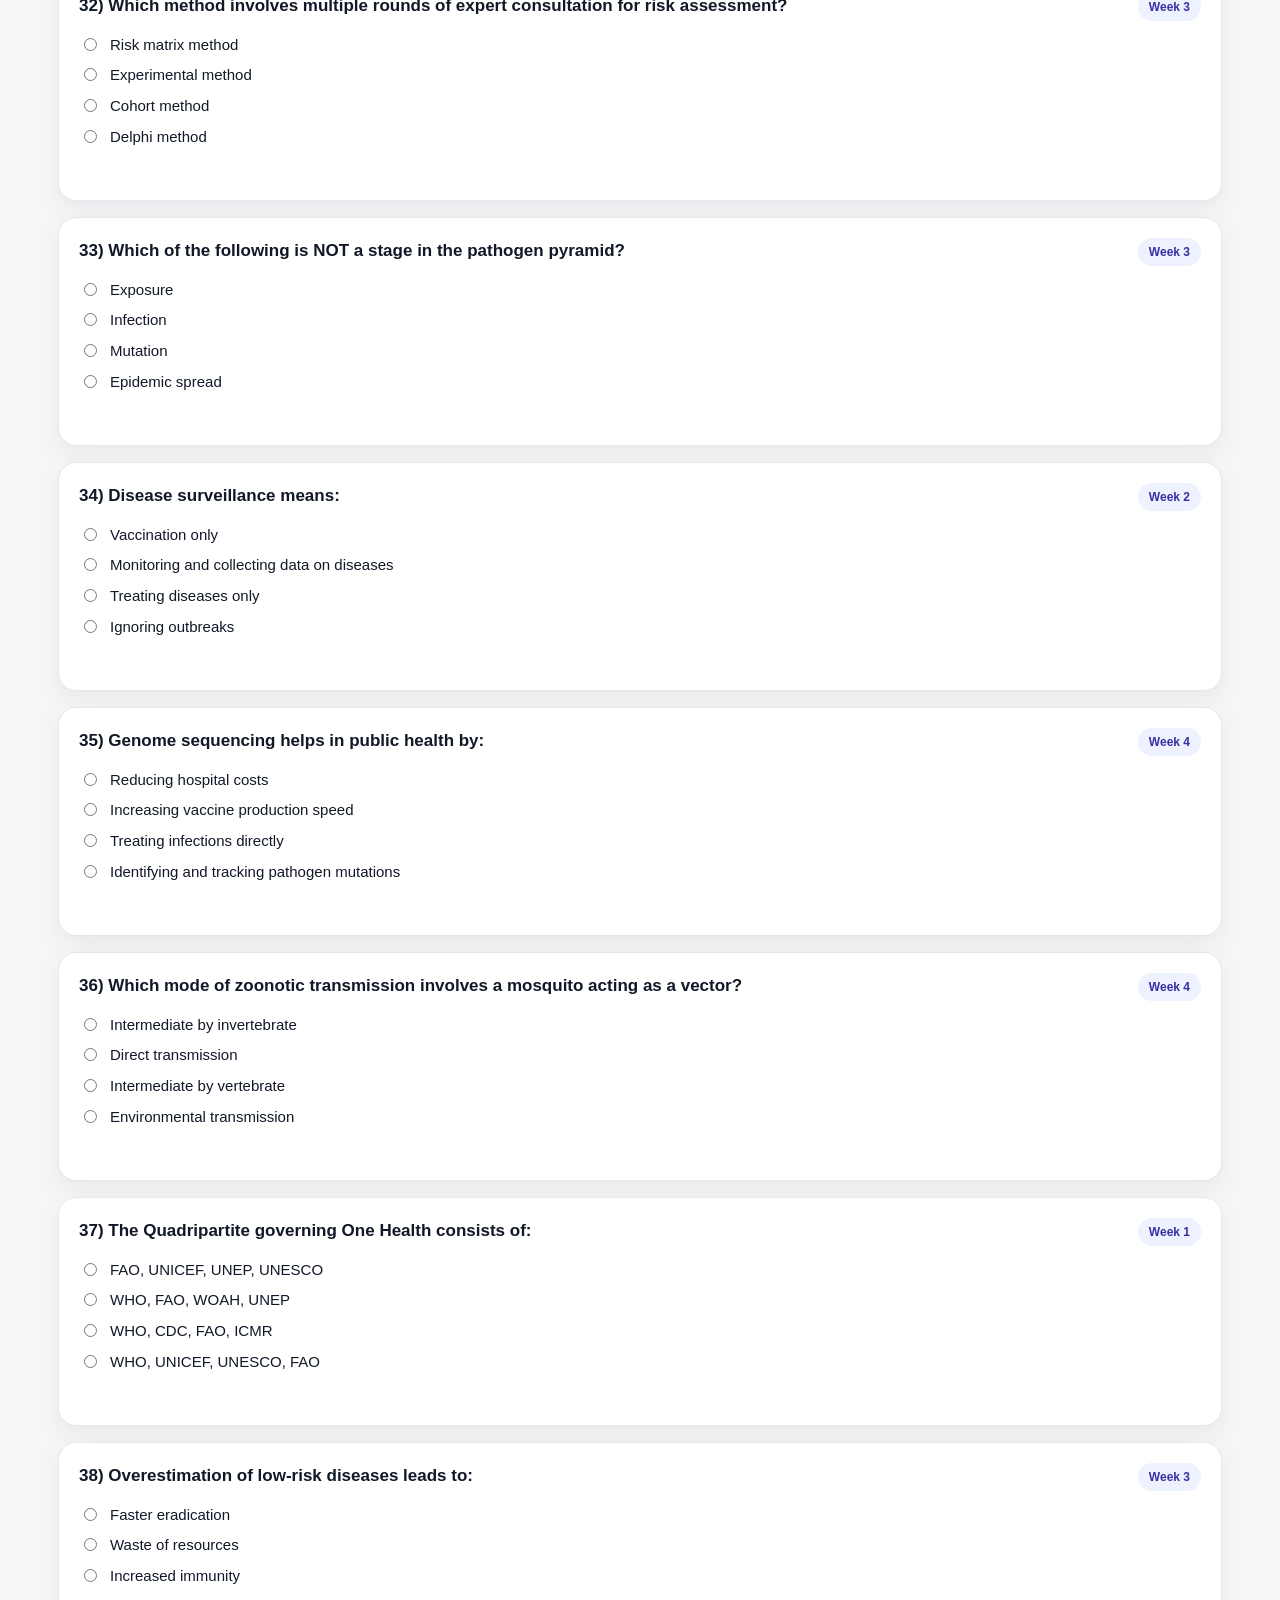
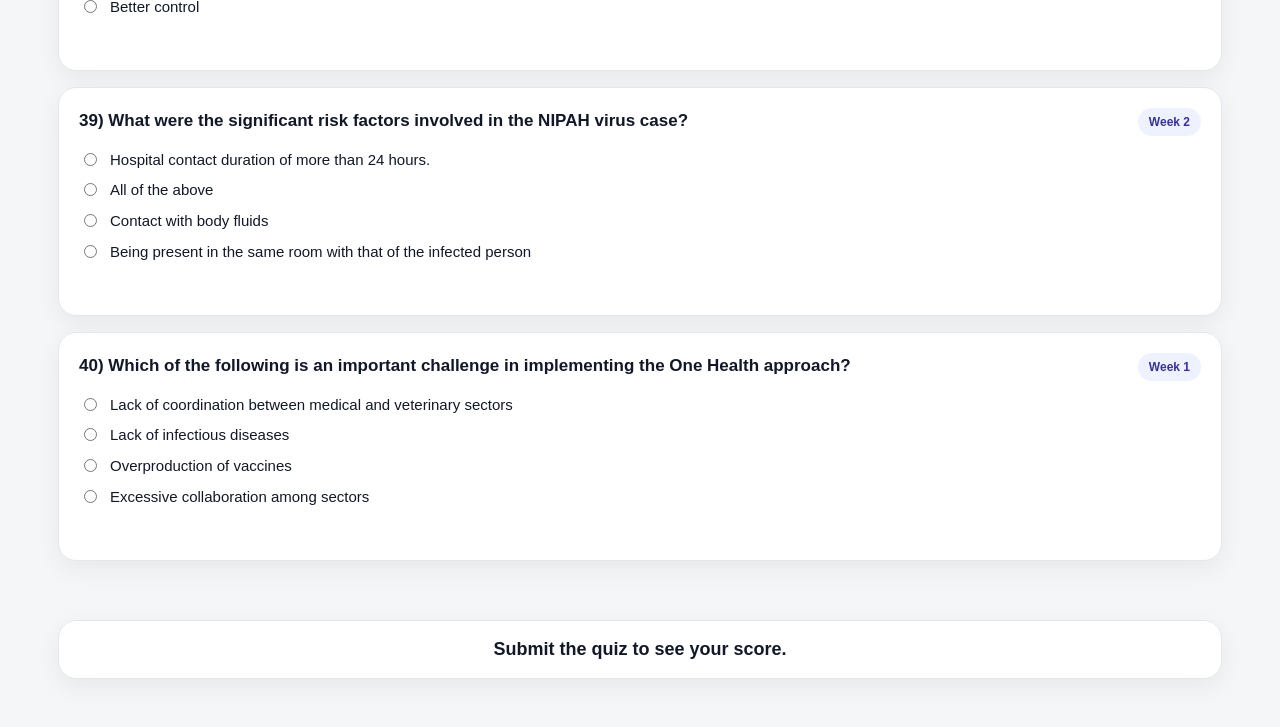
<file: 2026_One_Health_Assignments_Weeks_1-8.html>
<!DOCTYPE html>
<html lang="en">
<head>
<meta charset="UTF-8">
<meta name="viewport" content="width=device-width, initial-scale=1.0">
<title>2026 One Health Assignments</title>
<style>
:root{--bg:#f4f6f8;--card:#fff;--text:#111827;--muted:#6b7280;--border:#e5e7eb;--shadow:0 8px 24px rgba(0,0,0,.06);--accent:#111827;--soft:#eef2ff;--softText:#3730a3;--green:#118a3a;--red:#c0262d}
*{box-sizing:border-box}
html{scroll-behavior:smooth}
body{margin:0;font-family:Arial,Helvetica,sans-serif;background:var(--bg);color:var(--text)}
.wrap{max-width:1200px;margin:0 auto;padding:24px 18px 48px}
header{text-align:center;padding:16px 0 22px}
h1{margin:0 0 8px;font-size:clamp(30px,4vw,50px);line-height:1.05;color:#000;font-weight:800}
.subtitle{margin:0 auto;max-width:850px;font-size:15px;color:var(--muted);line-height:1.6}
.page-switch{display:flex;justify-content:center;gap:10px;flex-wrap:wrap;margin:4px 0 18px}
.page-switch button,.week-tabs button,.toolbar button{border:0;border-radius:12px;padding:11px 17px;font-size:14px;font-weight:800;cursor:pointer}
.page-switch button{background:#e5e7eb;color:#374151}
.page-switch button.active{background:var(--accent);color:#fff}
.panel{display:none}
.panel.active{display:block}
.week-tabs{display:flex;justify-content:center;gap:9px;flex-wrap:wrap;margin:0 0 18px}
.week-tabs button{background:#fff;color:#374151;border:1px solid var(--border)}
.week-tabs button.active{background:var(--accent);color:#fff;border-color:var(--accent)}
.toolbar{display:flex;gap:10px;justify-content:center;flex-wrap:wrap;margin-bottom:16px}
.btn-primary{background:var(--accent);color:#fff}
.btn-secondary{background:#e5e7eb;color:#374151}
.meta{text-align:center;color:var(--muted);font-size:14px;margin-bottom:18px}
.quiz{display:grid;gap:16px}
.question-card{background:var(--card);border:1px solid var(--border);border-radius:18px;box-shadow:var(--shadow);padding:20px}
.qtop{display:flex;align-items:flex-start;justify-content:space-between;gap:14px;margin-bottom:13px}
.qtitle{font-size:17px;line-height:1.55;margin:0;font-weight:600}
.week-badge{flex:0 0 auto;background:var(--soft);color:var(--softText);border-radius:999px;padding:7px 11px;font-size:12px;font-weight:800;white-space:nowrap}
.options{display:grid;gap:9px}
label.opt{display:flex;gap:10px;align-items:flex-start;line-height:1.45;font-size:15px;cursor:pointer}
label.opt input{margin-top:4px;flex:0 0 auto}
.result{margin-top:12px;font-size:14px;font-weight:800;min-height:20px}
.correct{color:var(--green)}
.wrong{color:var(--red)}
.scorebox{margin-top:20px;background:#fff;border:1px solid var(--border);border-radius:18px;box-shadow:var(--shadow);padding:18px;text-align:center;font-size:18px;font-weight:800}
.scoredetails{display:block;margin-top:8px;color:var(--muted);font-size:14px}
.sticky-submit{position:sticky;bottom:14px;z-index:5;display:flex;justify-content:center;margin-top:18px;pointer-events:none}
.sticky-submit button{pointer-events:auto;box-shadow:0 10px 24px rgba(0,0,0,.14)}
.empty{display:none}
@media(max-width:640px){
 .wrap{padding:18px 12px 40px}.question-card{padding:16px}.qtitle{font-size:16px}
 .qtop{gap:8px}.week-badge{font-size:11px;padding:6px 9px}
}
</style>
</head>
<body>
<div class="wrap">
<header>
<h1>2026 One Health Assignments</h1>
<p class="subtitle">Interactive week-wise practice with shuffled questions and options, combined quizzes, instant scoring, and correct-answer feedback.</p>
</header>

<div class="page-switch">
<button id="page14Btn" class="active" onclick="switchPage('p14')">Weeks 1–4</button>
<button id="page58Btn" onclick="switchPage('p58')">Weeks 5–8</button>
</div>

<section id="p14" class="panel active">
<div class="week-tabs" id="tabs14">
<button data-view="w1">Week 1</button><button data-view="w2">Week 2</button><button data-view="w3">Week 3</button><button data-view="w4">Week 4</button><button data-view="combined14" class="active">Combined Quiz · Weeks 1–4</button>
</div>
<div id="quiz14"></div>
</section>

<section id="p58" class="panel">
<div class="week-tabs" id="tabs58">
<button data-view="w5">Week 5</button><button data-view="w6">Week 6</button><button data-view="w7">Week 7</button><button data-view="w8">Week 8</button><button data-view="combined58" class="active">Combined Quiz · Weeks 5–8</button>
</div>
<div id="quiz58"></div>
</section>
</div>

<script>
const quizData = [{"week": 1, "q": "Which event is considered a major milestone in the development of the modern One Health approach?", "options": ["Alma-Ata Declaration (1978)", "Manhattan Principles (2004)", "Ottawa Charter (1986)", "Paris Agreement (2015)"], "answer": "Manhattan Principles (2004)"}, {"week": 1, "q": "The Quadripartite governing One Health consists of:", "options": ["WHO, FAO, WOAH, UNEP", "WHO, UNICEF, UNESCO, FAO", "WHO, CDC, FAO, ICMR", "FAO, UNICEF, UNEP, UNESCO"], "answer": "WHO, FAO, WOAH, UNEP"}, {"week": 1, "q": "Which discipline was described as the \"Father of Veterinary Epidemiology\"?", "options": ["Rudolf Virchow", "William Osler", "Calvin Schwabe", "Robert Koch"], "answer": "Calvin Schwabe"}, {"week": 1, "q": "Which of the following is an example of a One Health application?", "options": ["Integrated surveillance of antimicrobial resistance", "Building hospitals only", "Increasing vaccination of humans only", "Establishing medical colleges only"], "answer": "Integrated surveillance of antimicrobial resistance"}, {"week": 1, "q": "The WHO Tricycle Approach is primarily used for surveillance of:", "options": ["Malaria", "Tuberculosis", "Antimicrobial resistance", "HIV/AIDS"], "answer": "Antimicrobial resistance"}, {"week": 1, "q": "Which cognitive factor in research refers to personal preferences influencing results?", "options": ["Randomization", "Conflict of Interest", "Meta-analysis", "Blinding"], "answer": "Conflict of Interest"}, {"week": 1, "q": "Which unethical research incident falsely linked the MMR vaccine with autism?", "options": ["Tuskegee Study", "Willowbrook Study", "Andrew Wakefield study", "Stanford Prison Experiment"], "answer": "Andrew Wakefield study"}, {"week": 1, "q": "Which of the following is an important challenge in implementing the One Health approach?", "options": ["Excessive collaboration among sectors", "Lack of coordination between medical and veterinary sectors", "Lack of infectious diseases", "Overproduction of vaccines"], "answer": "Lack of coordination between medical and veterinary sectors"}, {"week": 1, "q": "Which disease category is most closely associated with the One Health concept?", "options": ["Genetic disorders", "Nutritional deficiency diseases", "Congenital disorders", "Zoonotic diseases"], "answer": "Zoonotic diseases"}, {"week": 1, "q": "Which statement best describes Global Health?", "options": ["It emphasizes equity and transnational health issues.", "It deals only with environmental conservation.", "It focuses only on diseases within one country.", "It is limited to infectious diseases."], "answer": "It emphasizes equity and transnational health issues."}, {"week": 2, "q": "Which year of the following saw the most cases of EBOLA outbreaks?", "options": ["2014", "2015", "2016", "2019"], "answer": "2014"}, {"week": 2, "q": "One Health emphasizes collaboration between:", "options": ["Multiple disciplines and sectors", "Farmers only", "Doctors only", "Veterinarians only"], "answer": "Multiple disciplines and sectors"}, {"week": 2, "q": "Integrated disease surveillance systems help in:", "options": ["Ignoring animal diseases", "Reducing communication", "Early detection and control of diseases", "Increasing disease spread"], "answer": "Early detection and control of diseases"}, {"week": 2, "q": "Zoonotic diseases are diseases that:", "options": ["Affect only plants", "Spread only in water", "Spread from animals to humans", "Affect only humans"], "answer": "Spread from animals to humans"}, {"week": 2, "q": "What were the significant risk factors involved in the NIPAH virus case?", "options": ["Hospital contact duration of more than 24 hours.", "Being present in the same room with that of the infected person", "Contact with body fluids", "All of the above"], "answer": "All of the above"}, {"week": 2, "q": "Which of the following is a key feature of One Health?", "options": ["Isolation of sectors", "Lack of coordination", "Ignoring environmental factors", "Interdisciplinary collaboration"], "answer": "Interdisciplinary collaboration"}, {"week": 2, "q": "Resource-poor communities benefit from One Health by:", "options": ["Increasing healthcare costs", "Improving disease prevention and control", "Ignoring zoonotic diseases", "Reducing awareness"], "answer": "Improving disease prevention and control"}, {"week": 2, "q": "Emerging infectious diseases are:", "options": ["Non-infectious conditions", "Only genetic disorders", "Old and controlled diseases", "Newly appearing or rapidly increasing diseases"], "answer": "Newly appearing or rapidly increasing diseases"}, {"week": 2, "q": "Disease surveillance means:", "options": ["Ignoring outbreaks", "Vaccination only", "Monitoring and collecting data on diseases", "Treating diseases only"], "answer": "Monitoring and collecting data on diseases"}, {"week": 2, "q": "Out of these States, which one had repeated outbreaks of the NIPAH virus?", "options": ["Odisha", "Kerala", "Karnataka", "Maharashtra"], "answer": "Kerala"}, {"week": 3, "q": "Which of the following best defines an emerging infectious disease?", "options": ["A disease that appears for the first time or rapidly increases in incidence", "A disease only found in animals", "A disease with no treatment", "A disease that has completely disappeared"], "answer": "A disease that appears for the first time or rapidly increases in incidence"}, {"week": 3, "q": "Which of the following is an example of a newly emerging infectious disease?", "options": ["Tuberculosis", "Cholera", "COVID-19", "Malaria"], "answer": "COVID-19"}, {"week": 3, "q": "Re-emerging diseases are those that:", "options": ["Never existed before", "Reappear after decline or control", "Only affect animals", "Are artificially created"], "answer": "Reappear after decline or control"}, {"week": 3, "q": "Which category includes diseases created intentionally for harm?", "options": ["Re-emerging diseases", "De-emerging diseases", "Deliberately emerging diseases", "Accidental diseases"], "answer": "Deliberately emerging diseases"}, {"week": 3, "q": "Which of the following diseases has been eradicated globally?", "options": ["Malaria", "Tuberculosis", "Polio", "Smallpox"], "answer": "Smallpox"}, {"week": 3, "q": "What percentage of emerging infections originate from animals?", "options": ["25%", "50%", "More than two-thirds", "10%"], "answer": "More than two-thirds"}, {"week": 3, "q": "Which of the following is NOT a stage in the pathogen pyramid?", "options": ["Epidemic spread", "Mutation", "Infection", "Exposure"], "answer": "Mutation"}, {"week": 3, "q": "Which factor contributes to disease emergence due to environmental change?", "options": ["Vaccination", "Antibiotic treatment", "Isolation", "Deforestation"], "answer": "Deforestation"}, {"week": 3, "q": "Which method involves multiple rounds of expert consultation for risk assessment?", "options": ["Delphi method", "Experimental method", "Risk matrix method", "Cohort method"], "answer": "Delphi method"}, {"week": 3, "q": "Overestimation of low-risk diseases leads to:", "options": ["Increased immunity", "Waste of resources", "Faster eradication", "Better control"], "answer": "Waste of resources"}, {"week": 4, "q": "Which of the following best defines emerging infectious diseases?", "options": ["Diseases that have been eradicated globally", "Diseases that are newly identified or rapidly increasing in incidence or geographic range", "Diseases that only affect animals", "Diseases that occur only in tropical regions"], "answer": "Diseases that are newly identified or rapidly increasing in incidence or geographic range"}, {"week": 4, "q": "Which of the following is an example of a reemerging disease?", "options": ["Zika virus", "West Nile virus", "Tuberculosis", "COVID-19"], "answer": "Tuberculosis"}, {"week": 4, "q": "In zoonotic spillover, what does \"pathogen pressure\" refer to?", "options": ["The immune response of humans", "The amount of pathogen available to humans at a given time and place", "The mutation rate of pathogens", "The number of animals infected"], "answer": "The amount of pathogen available to humans at a given time and place"}, {"week": 4, "q": "Which mode of zoonotic transmission involves a mosquito acting as a vector?", "options": ["Environmental transmission", "Direct transmission", "Intermediate by vertebrate", "Intermediate by invertebrate"], "answer": "Intermediate by invertebrate"}, {"week": 4, "q": "Which factor has significantly contributed to the rapid spread of infectious diseases in the 21st century?", "options": ["Decrease in global travel", "Improved sanitation", "Reduced urbanization", "Increased global connectivity and air travel"], "answer": "Increased global connectivity and air travel"}, {"week": 4, "q": "What is the primary purpose of public health disease surveillance?", "options": ["To provide treatment to patients", "To collect data for academic research only", "To ensure the right information is available for public health action", "To increase hospital infrastructure"], "answer": "To ensure the right information is available for public health action"}, {"week": 4, "q": "Which program was launched in 2004 to strengthen disease surveillance in India?", "options": ["NIKSHAY", "Integrated Disease Surveillance Project (IDSP)", "NVBDCP", "IHIP"], "answer": "Integrated Disease Surveillance Project (IDSP)"}, {"week": 4, "q": "What is a major gap in current health system approaches in India?", "options": ["Excess laboratory infrastructure", "Integration of surveillance data across sectors", "Over-reliance on genomic sequencing", "Lack of private healthcare providers"], "answer": "Integration of surveillance data across sectors"}, {"week": 4, "q": "Genome sequencing helps in public health by:", "options": ["Treating infections directly", "Increasing vaccine production speed", "Identifying and tracking pathogen mutations", "Reducing hospital costs"], "answer": "Identifying and tracking pathogen mutations"}, {"week": 4, "q": "Approximately what percentage of outbreaks in Maharashtra are detected through laboratory confirmation?", "options": ["5–10%", "15–20%", "30–40%", "50–60%"], "answer": "15–20%"}, {"week": 5, "q": "Which mosquito is the primary vector for malaria?", "options": ["Culex", "Aedes", "Anopheles", "Sandfly"], "answer": "Anopheles"}, {"week": 5, "q": "Which of the following diseases is transmitted by Aedes mosquitoes?", "options": ["Malaria", "Dengue", "Filariasis", "Kala-azar"], "answer": "Dengue"}, {"week": 5, "q": "Scrub typhus is transmitted by which stage of mite?", "options": ["Larval stage (chiggers)", "Pupal stage", "Adult stage", "Egg stage"], "answer": "Larval stage (chiggers)"}, {"week": 5, "q": "Japanese Encephalitis virus is mainly amplified in which animals?", "options": ["Dogs and cats", "Cattle and goats", "Birds and pigs", "Rodents only"], "answer": "Birds and pigs"}, {"week": 5, "q": "Which vector is responsible for transmitting Kala-azar (Visceral leishmaniasis)?", "options": ["Mosquito", "Tick", "Sandfly", "Flea"], "answer": "Sandfly"}, {"week": 5, "q": "Which of the following best defines an emerging infectious disease?", "options": ["A disease that has been eradicated", "A disease affecting only animals", "A disease with decreasing incidence", "A disease that has recently appeared or is rapidly increasing"], "answer": "A disease that has recently appeared or is rapidly increasing"}, {"week": 5, "q": "Which of the following is a biological driver of emerging infectious diseases?", "options": ["Urbanization", "Adaptation and change in microorganisms", "International travel", "Climate change"], "answer": "Adaptation and change in microorganisms"}, {"week": 5, "q": "Which factor helps an infectious disease become endemic or epidemic?", "options": ["Low population density", "Lack of transmission between humans", "Ability to spread from person to person", "Immediate recovery of infected individuals"], "answer": "Ability to spread from person to person"}, {"week": 5, "q": "Which of the following diseases emerged due to a new infectious agent?", "options": ["Tuberculosis", "HIV/AIDS", "Malaria", "Cholera"], "answer": "HIV/AIDS"}, {"week": 5, "q": "Which environmental factor contributes to emerging infectious diseases?", "options": ["Improved sanitation", "Reduced population density", "Limited travel", "Deforestation"], "answer": "Deforestation"}, {"week": 6, "q": "What is food safety?", "options": ["Preservation of food taste", "Increasing food production", "Handling and storage of food to prevent illness", "Cooking food at high temperature"], "answer": "Handling and storage of food to prevent illness"}, {"week": 6, "q": "Which of the following is NOT a type of food hazard?", "options": ["Biological", "Chemical", "Physical", "Mechanical"], "answer": "Mechanical"}, {"week": 6, "q": "Foodborne illness is mainly caused by:", "options": ["Fresh food", "Contaminated food", "Packaged food", "Organic food"], "answer": "Contaminated food"}, {"week": 6, "q": "Which microorganism is commonly associated with raw or undercooked meat?", "options": ["Salmonella", "Influenza virus", "HIV", "Plasmodium"], "answer": "Salmonella"}, {"week": 6, "q": "Which of the following is a key principle of food hygiene?", "options": ["Eat food quickly", "Avoid refrigeration", "Separate raw and cooked foods", "Store food at room temperature"], "answer": "Separate raw and cooked foods"}, {"week": 6, "q": "What does AMR stand for?", "options": ["Antimicrobial Reaction", "Anti-Microbial Regulation", "Antibiotic Medical Response", "Antimicrobial Resistance"], "answer": "Antimicrobial Resistance"}, {"week": 6, "q": "According to global estimates (2019), approximately how many deaths were directly caused by AMR?", "options": ["0.5 million", "1.27 million", "2.5 million", "4.95 million"], "answer": "1.27 million"}, {"week": 6, "q": "Which of the following is most affected by antimicrobial resistance?", "options": ["High-income countries only", "Low- and middle-income countries", "Only rural areas", "Only developed nations"], "answer": "Low- and middle-income countries"}, {"week": 6, "q": "What is the estimated increase in treatment cost for resistant infections in Indian hospitals?", "options": ["10% higher", "20% higher", "40% higher", "60% higher"], "answer": "40% higher"}, {"week": 6, "q": "What is the main goal of an Antibiotic Stewardship Program?", "options": ["Increase antibiotic sales", "Eliminate all infections", "Promote unnecessary antibiotic use", "Optimize antibiotic use to combat resistance"], "answer": "Optimize antibiotic use to combat resistance"}, {"week": 7, "q": "What is the main concept of “One Health”?", "options": ["Focus only on human diseases", "Focus only on animal health", "Integration of human, animal, and environmental health", "Study of plant diseases only"], "answer": "Integration of human, animal, and environmental health"}, {"week": 7, "q": "Which of the following is an example of a zoonotic disease?", "options": ["Diabetes", "Hypertension", "Asthma", "Rabies"], "answer": "Rabies"}, {"week": 7, "q": "Which of the following is a bacterial zoonotic disease?", "options": ["Rabies", "Tuberculosis", "Malaria", "Dengue"], "answer": "Tuberculosis"}, {"week": 7, "q": "Rabies is an example of which type of zoonotic disease?", "options": ["Bacterial", "Viral", "Fungal", "Protozoal"], "answer": "Viral"}, {"week": 7, "q": "Which of the following is a parasitic zoonotic disease?", "options": ["COVID-19", "Brucellosis", "Toxoplasmosis", "Influenza"], "answer": "Toxoplasmosis"}, {"week": 7, "q": "Which factor contributes to the spread of zoonotic diseases?", "options": ["Urbanization", "Climate change", "Deforestation", "All of the above"], "answer": "All of the above"}, {"week": 7, "q": "Which organization promotes the One Health concept globally?", "options": ["NASA", "WHO", "FIFA", "UNESCO"], "answer": "WHO"}, {"week": 7, "q": "Zoonotic diseases mainly spread through:", "options": ["Direct or indirect contact with animals", "Water only", "Sunlight", "Air only"], "answer": "Direct or indirect contact with animals"}, {"week": 7, "q": "The main goal of One Health is to:", "options": ["Treat only human diseases", "Achieve optimal health for humans, animals, and environment", "Eliminate all viruses", "Improve agricultural production"], "answer": "Achieve optimal health for humans, animals, and environment"}, {"week": 7, "q": "What are zoonotic diseases?", "options": ["Diseases transmitted only among humans", "Diseases caused by plants", "Diseases transmitted from animals to humans", "Genetic disorders"], "answer": "Diseases transmitted from animals to humans"}, {"week": 8, "q": "What is the ‘One Health’ approach?", "options": ["Study of human diseases only", "Integration of human, animal, and environmental health", "Focus only on veterinary science", "Study of ecosystem alone"], "answer": "Integration of human, animal, and environmental health"}, {"week": 8, "q": "According to WHO, One Health involves:", "options": ["Only medical research", "Animal disease control only", "Collaboration of multiple sectors for better public health", "Environmental conservation only"], "answer": "Collaboration of multiple sectors for better public health"}, {"week": 8, "q": "What is zoonotic spillover?", "options": ["Spread of disease within animals only", "Spread of disease through water", "Transfer of disease from humans to environment", "Process where animal pathogens infect humans"], "answer": "Process where animal pathogens infect humans"}, {"week": 8, "q": "Which of the following is a driver of zoonotic diseases?", "options": ["Improved sanitation", "Ecological and behavioral factors", "Vaccination programs", "Health awareness campaigns"], "answer": "Ecological and behavioral factors"}, {"week": 8, "q": "Which organizations are part of the global One Health initiative?", "options": ["WHO only", "WHO, FAO, OIE, UNEP", "Red Cross only", "UNICEF only"], "answer": "WHO, FAO, OIE, UNEP"}, {"week": 8, "q": "What is community participation?", "options": ["Government-only decision making", "Passive involvement of people", "Active engagement of people in solving their own problems", "Only financial contribution by community"], "answer": "Active engagement of people in solving their own problems"}, {"week": 8, "q": "Why is community participation important in public health?", "options": ["To reduce government workload only", "To eliminate need for healthcare workers", "To promote mutual exchange of information and resources", "To increase private sector profits"], "answer": "To promote mutual exchange of information and resources"}, {"week": 8, "q": "Which of the following is a key reason for promoting community participation?", "options": ["Increase in industrialization", "Lack of essential health services", "Decrease in population", "Rise in technology"], "answer": "Lack of essential health services"}, {"week": 8, "q": "The concept of “One Health” emphasizes:", "options": ["Only human health", "Only animal health", "Hospital-based treatment only", "Integration of human, animal, and environmental health"], "answer": "Integration of human, animal, and environmental health"}, {"week": 8, "q": "Who stated that “between animal and human medicine there is no dividing line”?", "options": ["Hippocrates", "Rudolf Virchow", "William Osler", "Bhore Committee"], "answer": "Rudolf Virchow"}];

function shuffle(a){
  a=[...a];
  for(let i=a.length-1;i>0;i--){
    const j=Math.floor(Math.random()*(i+1));
    [a[i],a[j]]=[a[j],a[i]];
  }
  return a;
}
function norm(s){return String(s).trim().toLowerCase().replace(/\s+/g," ");}
function esc(s){
  return String(s).replace(/&/g,"&amp;").replace(/</g,"&lt;").replace(/>/g,"&gt;").replace(/"/g,"&quot;");
}

const state={
 p14:{view:"combined14",questions:[],submitted:false},
 p58:{view:"combined58",questions:[],submitted:false}
};

function getQuestions(view){
  if(view==="combined14") return quizData.filter(x=>x.week>=1&&x.week<=4);
  if(view==="combined58") return quizData.filter(x=>x.week>=5&&x.week<=8);
  const w=Number(view.slice(1));
  return quizData.filter(x=>x.week===w);
}

function pageForView(view){return view==="combined14"||(+view.slice(1)<=4)?"p14":"p58";}

function render(pageId){
  const s=state[pageId];
  const box=document.getElementById(pageId==="p14"?"quiz14":"quiz58");
  const source=getQuestions(s.view);
  s.questions=shuffle(source).map((x)=>({...x,options:shuffle(x.options)}));
  s.submitted=false;

  let label=s.view==="combined14"?"Combined Quiz · Weeks 1–4":
            s.view==="combined58"?"Combined Quiz · Weeks 5–8":
            "Week "+s.view.slice(1);

  box.innerHTML=`
    <div class="toolbar">
      <button class="btn-primary" type="button" onclick="submitQuiz('${pageId}')">Submit</button>
      <button class="btn-secondary" type="button" onclick="resetQuiz('${pageId}')">Reset</button>
    </div>
    <div class="meta">${s.questions.length} questions loaded · ${esc(label)} · Questions and options are shuffled.</div>
    <form class="quiz" id="${pageId}Form"></form>
    <div class="sticky-submit"><button class="btn-primary" type="button" onclick="submitQuiz('${pageId}')">Submit</button></div>
    <div class="scorebox" id="${pageId}Score">Submit the quiz to see your score.</div>
  `;

  const form=document.getElementById(pageId+"Form");
  s.questions.forEach((x,i)=>{
    const card=document.createElement("div");
    card.className="question-card";
    card.innerHTML=`
      <div class="qtop">
        <p class="qtitle">${i+1}) ${esc(x.q)}</p>
        <div class="week-badge">Week ${x.week}</div>
      </div>
      <div class="options">
        ${x.options.map(o=>`<label class="opt"><input type="radio" name="${pageId}q${i}" value="${esc(o)}"><span>${esc(o)}</span></label>`).join("")}
      </div>
      <div class="result" id="${pageId}r${i}"></div>`;
    form.appendChild(card);
  });
}

function submitQuiz(pageId){
  const s=state[pageId];
  let score=0,c=0,w=0,b=0;
  s.questions.forEach((x,i)=>{
    const sel=document.querySelector(`input[name="${pageId}q${i}"]:checked`);
    const r=document.getElementById(`${pageId}r${i}`);
    if(!sel){
      b++; r.textContent=`❌ Not Answered | Correct: ${x.answer}`; r.className="result wrong";
    }else if(norm(sel.value)===norm(x.answer)){
      score++; c++; r.textContent="✅ Correct"; r.className="result correct";
    }else{
      w++; r.textContent=`❌ Wrong | Correct: ${x.answer}`; r.className="result wrong";
    }
  });
  s.submitted=true;
  document.getElementById(pageId+"Score").innerHTML=
    `Final Score: ${score} / ${s.questions.length}
     <span class="scoredetails">Correct: ${c} &nbsp;|&nbsp; Wrong: ${w} &nbsp;|&nbsp; Not Answered: ${b}</span>`;
  document.getElementById(pageId+"Score").scrollIntoView({behavior:"smooth",block:"center"});
}

function resetQuiz(pageId){
  render(pageId);
  window.scrollTo({top:0,behavior:"smooth"});
}

function switchPage(pageId){
  document.querySelectorAll(".panel").forEach(x=>x.classList.remove("active"));
  document.getElementById(pageId).classList.add("active");
  document.getElementById("page14Btn").classList.toggle("active",pageId==="p14");
  document.getElementById("page58Btn").classList.toggle("active",pageId==="p58");
  window.scrollTo({top:0,behavior:"smooth"});
}

function setupTabs(){
  document.querySelectorAll(".week-tabs").forEach(tabs=>{
    tabs.querySelectorAll("button").forEach(btn=>{
      btn.addEventListener("click",()=>{
        const panel=tabs.parentElement.id;
        const pageId=panel==="p14"?"p14":"p58";
        const view=btn.dataset.view;
        state[pageId].view=view;
        tabs.querySelectorAll("button").forEach(b=>b.classList.remove("active"));
        btn.classList.add("active");
        render(pageId);
        window.scrollTo({top:0,behavior:"smooth"});
      });
    });
  });
}

setupTabs();
render("p14");
render("p58");
</script>
</body>
</html>
</file>
